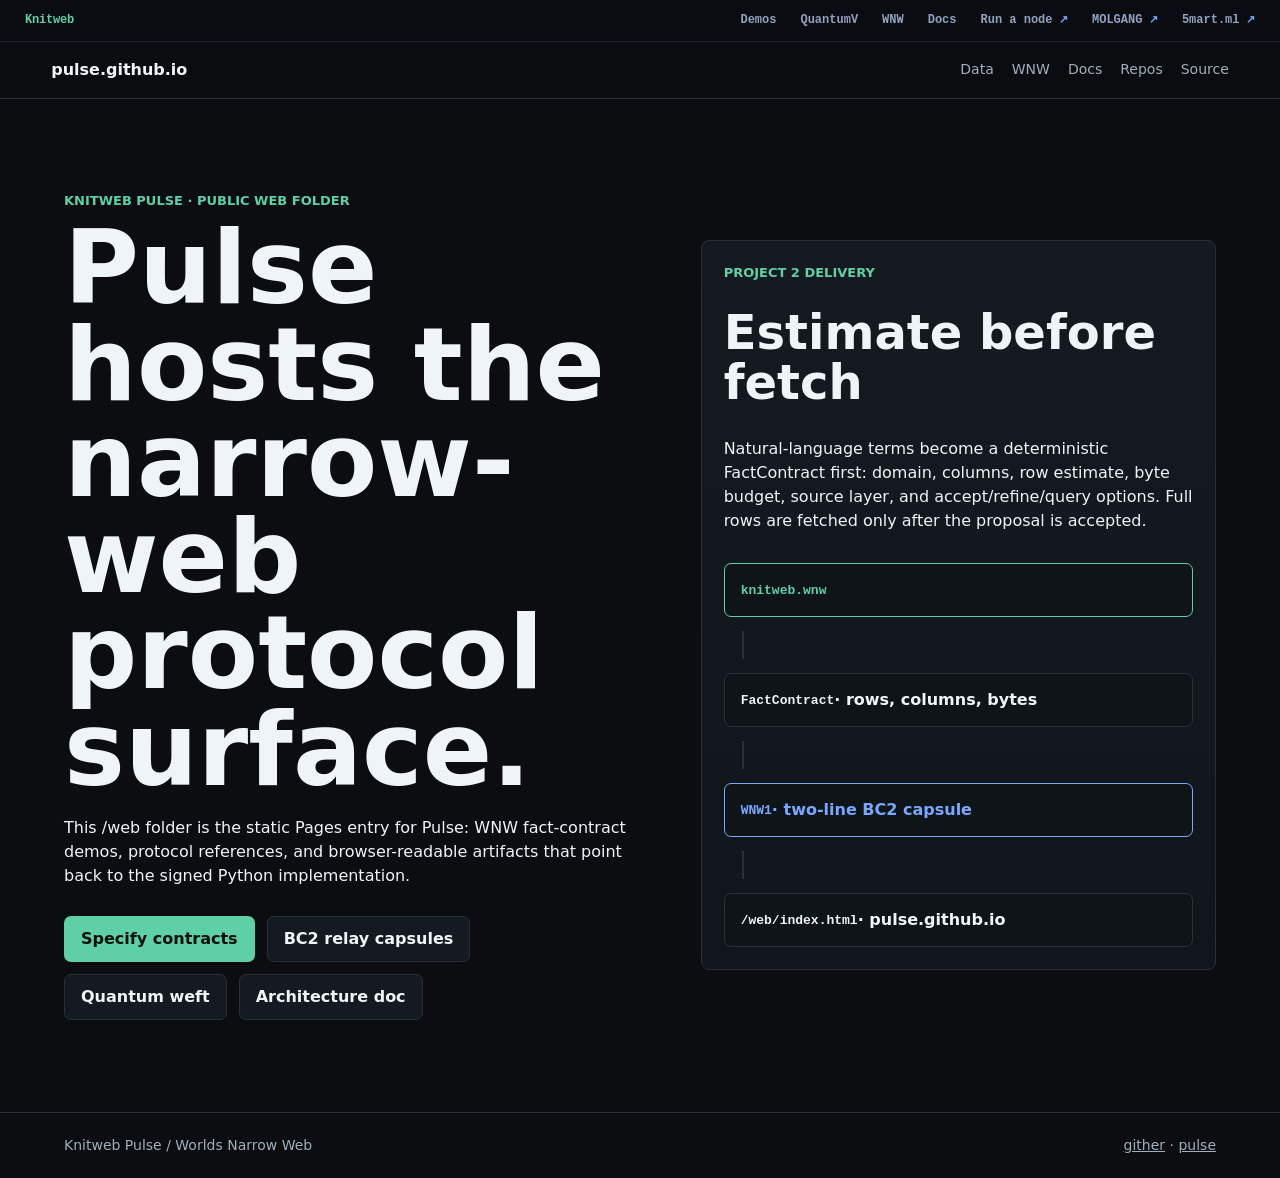
<file: web/index.html>
<!doctype html>
<html lang="en">
<head>
  <meta charset="utf-8">
  <meta name="viewport" content="width=device-width, initial-scale=1">
  <title>pulse.github.io · Knitweb Pulse</title>
  <meta name="description" content="Pulse GitHub Pages entry for Knitweb protocol, Worlds Narrow Web contracts, and static demos.">
  <link rel="stylesheet" href="styles.css">
</head>
<body>
  <header class="topbar">
    <a class="brand" href="index.html">pulse.github.io</a>
    <nav aria-label="Primary">
      <a href="data.html">Data</a>
      <a href="worlds.html">WNW</a>
      <a href="docs/worlds-narrow-web.html">Docs</a>
      <a href="docs/repository-graph.html">Repos</a>
      <a href="https://github.com/Knitweb/pulse">Source</a>
    </nav>
  </header>

  <main>
    <section class="hero">
      <div>
        <p class="eyebrow">Knitweb Pulse · public web folder</p>
        <h1>Pulse hosts the narrow-web protocol surface.</h1>
        <p class="hero-copy">
          This /web folder is the static Pages entry for Pulse: WNW fact-contract
          demos, protocol references, and browser-readable artifacts that point
          back to the signed Python implementation.
        </p>
        <div class="actions">
          <a class="button primary" href="worlds.html#specify">Specify contracts</a>
          <a class="button" href="worlds.html#relay">BC2 relay capsules</a>
          <a class="button" href="worlds.html#quantum-weft">Quantum weft</a>
          <a class="button" href="docs/worlds-narrow-web.html">Architecture doc</a>
        </div>
      </div>
      <div class="hero-system">
        <p class="eyebrow">Project 2 delivery</p>
        <h2>Estimate before fetch</h2>
        <p>
          Natural-language terms become a deterministic FactContract first:
          domain, columns, row estimate, byte budget, source layer, and
          accept/refine/query options. Full rows are fetched only after the
          proposal is accepted.
        </p>
        <div class="node core"><code>knitweb.wnw</code></div>
        <div class="rail" aria-hidden="true"></div>
        <div class="node"><code>FactContract</code> · rows, columns, bytes</div>
        <div class="rail" aria-hidden="true"></div>
        <div class="node accent"><code>WNW1</code> · two-line BC2 capsule</div>
        <div class="rail" aria-hidden="true"></div>
        <div class="node"><code>/web/index.html</code> · pulse.github.io</div>
      </div>
    </section>
  </main>

  <footer>
    <span>Knitweb Pulse / Worlds Narrow Web</span>
    <span><a href="https://knitweb.github.io/gither/" style="color:var(--muted)">gither</a> · <a href="https://github.com/Knitweb/pulse" style="color:var(--muted)">pulse</a></span>
  </footer>
  <script src="nav.js" defer></script>
</body>
</html>
</file>
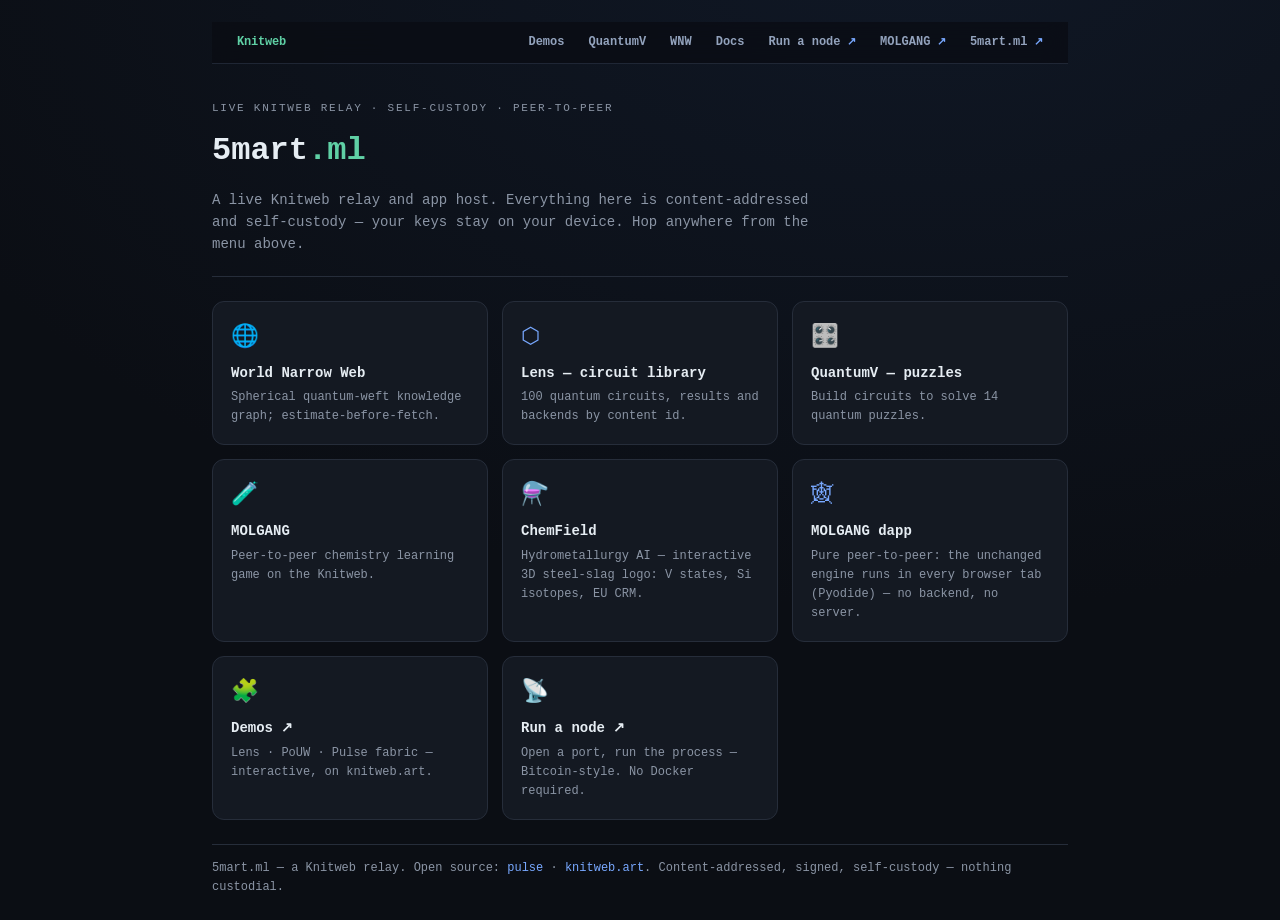
<file: deploy/5mart/index.html>
<!DOCTYPE html>
<html lang="en">
<head>
<meta charset="UTF-8">
<meta name="viewport" content="width=device-width,initial-scale=1">
<title>5mart.ml — the Knitweb relay & apps</title>
<meta name="description" content="5mart.ml — a live Knitweb relay serving the World Narrow Web, the Lens circuit library, QuantumV puzzles and the MOLGANG chemistry game. Self-custody, content-addressed, peer-to-peer.">
<style>
  :root{--bg:#0b0e14;--surface:#141922;--line:#262d3a;--text:#e6edf3;--muted:#8b95a5;
    --accent:#5fd0a5;--accent2:#78a8ff;--gold:#f4c95d;--purple:#c084fc;
    --mono:'SF Mono',ui-monospace,'JetBrains Mono',Menlo,Consolas,monospace}
  *{box-sizing:border-box;margin:0;padding:0}
  body{background:radial-gradient(1100px 700px at 72% -10%,#101826,#0b0e14);color:var(--text);
    font-family:var(--mono);font-size:14px;line-height:1.6;max-width:900px;margin:0 auto;padding:22px}
  a{color:var(--accent2);text-decoration:none} a:hover{text-decoration:underline}
  .hero{padding:36px 0 20px;border-bottom:1px solid var(--line)}
  .eyebrow{font-size:11px;text-transform:uppercase;letter-spacing:.16em;color:var(--muted)}
  h1{font-size:32px;font-weight:800;margin-top:8px} h1 span{color:var(--accent)}
  .lede{color:var(--muted);max-width:600px;margin-top:12px}
  .grid{display:grid;grid-template-columns:repeat(auto-fill,minmax(240px,1fr));gap:14px;margin:24px 0}
  .card{display:block;background:var(--surface);border:1px solid var(--line);border-radius:12px;padding:18px}
  .card:hover{border-color:var(--accent)66;text-decoration:none;transform:translateY(-1px);transition:.15s}
  .card .ic{font-size:1.6em}
  .card .t{font-weight:700;color:var(--text);margin-top:6px}
  .card .d{color:var(--muted);font-size:12px;margin-top:4px}
  footer{border-top:1px solid var(--line);margin-top:12px;padding-top:14px;color:var(--muted);font-size:12px}
</style>
</head>
<body>
<section class="hero">
  <p class="eyebrow">live Knitweb relay · self-custody · peer-to-peer</p>
  <h1>5mart<span>.ml</span></h1>
  <p class="lede">A live Knitweb relay and app host. Everything here is content-addressed and
     self-custody — your keys stay on your device. Hop anywhere from the menu above.</p>
</section>

<main class="grid">
  <a class="card" href="wnw/worlds.html">
    <div class="ic">🌐</div><div class="t">World Narrow Web</div>
    <div class="d">Spherical quantum-weft knowledge graph; estimate-before-fetch.</div>
  </a>
  <a class="card" href="lens/">
    <div class="ic">⬡</div><div class="t">Lens — circuit library</div>
    <div class="d">100 quantum circuits, results and backends by content id.</div>
  </a>
  <a class="card" href="quantum/">
    <div class="ic">🎛️</div><div class="t">QuantumV — puzzles</div>
    <div class="d">Build circuits to solve 14 quantum puzzles.</div>
  </a>
  <a class="card" href="molgang/">
    <div class="ic">🧪</div><div class="t">MOLGANG</div>
    <div class="d">Peer-to-peer chemistry learning game on the Knitweb.</div>
  </a>
  <a class="card" href="chemfield/">
    <div class="ic">⚗️</div><div class="t">ChemField</div>
    <div class="d">Hydrometallurgy AI — interactive 3D steel-slag logo: V states, Si isotopes, EU CRM.</div>
  </a>
  <a class="card" href="dapp/">
    <div class="ic">🕸</div><div class="t">MOLGANG dapp</div>
    <div class="d">Pure peer-to-peer: the unchanged engine runs in every browser tab (Pyodide) — no backend, no server.</div>
  </a>
  <a class="card" href="https://knitweb.art/demos/">
    <div class="ic">🧩</div><div class="t">Demos ↗</div>
    <div class="d">Lens · PoUW · Pulse fabric — interactive, on knitweb.art.</div>
  </a>
  <a class="card" href="https://node.knitweb.art">
    <div class="ic">📡</div><div class="t">Run a node ↗</div>
    <div class="d">Open a port, run the process — Bitcoin-style. No Docker required.</div>
  </a>
</main>

<footer>
  5mart.ml — a Knitweb relay. Open source: <a href="https://github.com/Knitweb/pulse">pulse</a> ·
  <a href="https://knitweb.art">knitweb.art</a>. Content-addressed, signed, self-custody — nothing custodial.
</footer>
<script src="nav.js" defer></script>
</body>
</html>
</file>
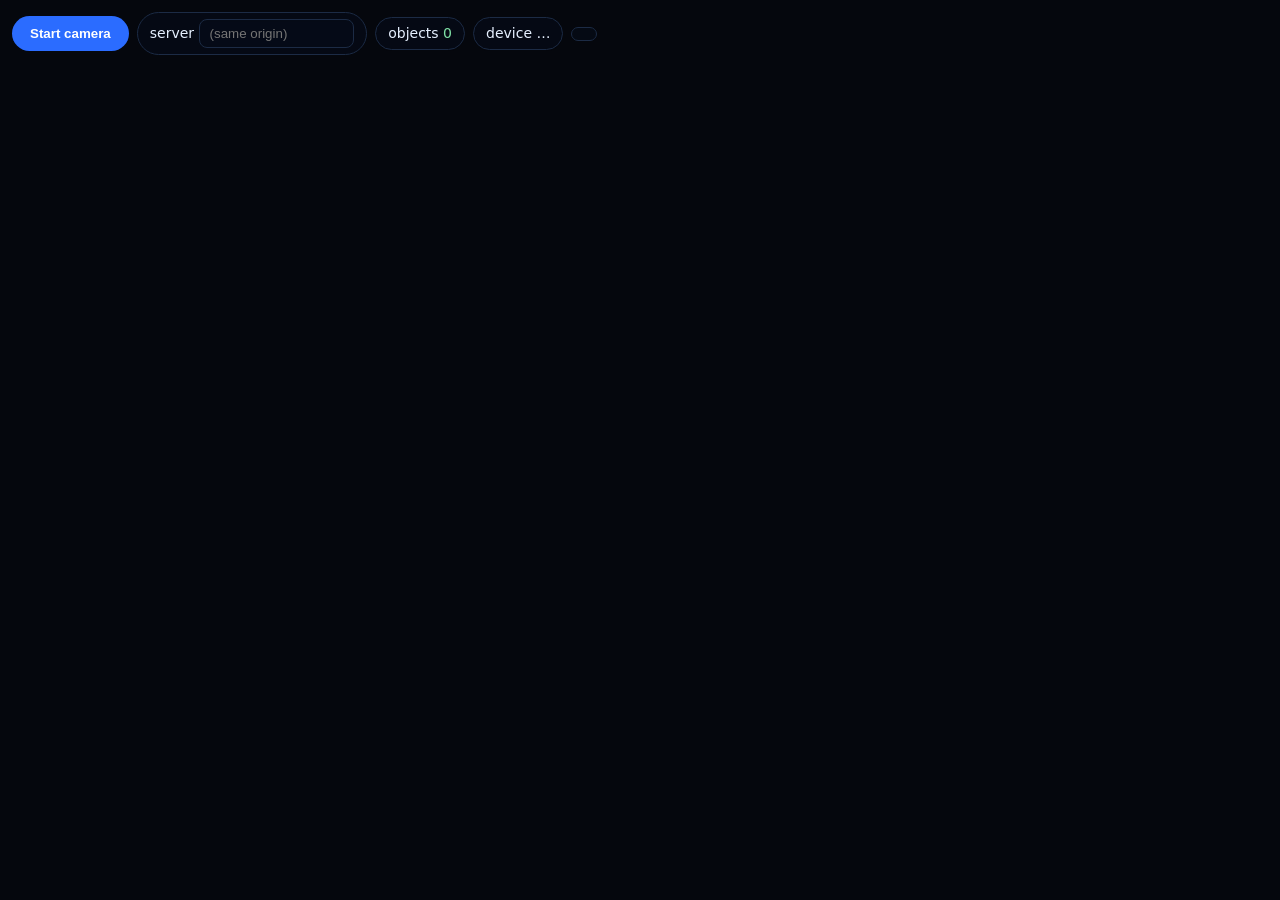
<file: examples/pulse_ar_web/index.html>
<!doctype html>
<html lang="en">
<head>
<meta charset="utf-8" />
<meta name="viewport" content="width=device-width, initial-scale=1, viewport-fit=cover" />
<title>Pulse AR — live object observations</title>
<style>
  :root { color-scheme: dark; }
  * { box-sizing: border-box; }
  html, body { margin: 0; height: 100%; background: #05070d; color: #e6f0ff;
    font: 14px/1.4 system-ui, sans-serif; overflow: hidden; }
  #stage { position: fixed; inset: 0; }
  video, canvas { position: absolute; inset: 0; width: 100%; height: 100%; object-fit: cover; }
  #overlay { pointer-events: none; }
  #hud { position: fixed; left: 12px; top: 12px; right: 12px; display: flex; gap: 8px;
    align-items: center; flex-wrap: wrap; z-index: 3; }
  #hud .pill { background: rgba(6,12,24,.72); border: 1px solid #1c2b45; border-radius: 999px;
    padding: 6px 12px; backdrop-filter: blur(6px); }
  #start { background: #2b6cff; border: 0; color: #fff; font-weight: 600; padding: 10px 18px;
    border-radius: 999px; cursor: pointer; }
  #count { color: #7fe0a6; font-variant-numeric: tabular-nums; }
  #err { color: #ff8a8a; }
  input { width: 21ch; background: rgba(6,12,24,.72); border: 1px solid #1c2b45; color: inherit;
    border-radius: 8px; padding: 6px 10px; }
</style>
</head>
<body>
<div id="stage">
  <video id="video" playsinline muted autoplay></video>
  <canvas id="overlay"></canvas>
</div>
<div id="hud">
  <button id="start">Start camera</button>
  <span class="pill">server <input id="server" value="" placeholder="(same origin)" /></span>
  <span class="pill">objects <span id="count">0</span></span>
  <span class="pill" id="device">device …</span>
  <span class="pill" id="err"></span>
</div>

<script>
const video = document.getElementById("video");
const overlay = document.getElementById("overlay");
const octx = overlay.getContext("2d");
const grab = document.createElement("canvas");
const gctx = grab.getContext("2d");
const $ = (id) => document.getElementById(id);

let running = false, inflight = false, latest = [], pose = null;
const FPS = 6, JPEG_Q = 0.6, MAX_W = 640;

function base() { return $("server").value.trim().replace(/\/+$/, ""); }

// Best-effort location so observations carry a real WHERE (geohash). Optional.
navigator.geolocation?.getCurrentPosition(
  (p) => { pose = { lat: p.coords.latitude, lon: p.coords.longitude, alt: p.coords.altitude || 0 }; },
  () => {}, { enableHighAccuracy: false, timeout: 4000 }
);

$("start").onclick = async () => {
  try {
    const stream = await navigator.mediaDevices.getUserMedia({
      video: { facingMode: { ideal: "environment" } }, audio: false,
    });
    video.srcObject = stream;
    await video.play();
    running = true;
    $("start").style.display = "none";
    fetch(base() + "/health").then(r => r.json())
      .then(h => $("device").textContent = "device " + (h.device || "").slice(0, 14) + "…")
      .catch(() => {});
    requestAnimationFrame(draw);
    setInterval(observe, 1000 / FPS);
  } catch (e) { $("err").textContent = "camera: " + e.message; }
};

async function observe() {
  if (!running || inflight || !video.videoWidth) return;
  inflight = true;
  try {
    const scale = Math.min(1, MAX_W / video.videoWidth);
    grab.width = Math.round(video.videoWidth * scale);
    grab.height = Math.round(video.videoHeight * scale);
    gctx.drawImage(video, 0, 0, grab.width, grab.height);
    const blob = await new Promise(r => grab.toBlob(r, "image/jpeg", JPEG_Q));
    let url = base() + "/observe";
    if (pose) url += `?lat=${pose.lat}&lon=${pose.lon}&alt=${pose.alt}`;
    const res = await fetch(url, { method: "POST", body: blob });
    const data = await res.json();
    if (data.error) { $("err").textContent = data.error; }
    else {
      $("err").textContent = "";
      // detections are in captured-frame pixels; remember that frame's size to scale.
      latest = (data.detections || []).map(d => ({ ...d, fw: grab.width, fh: grab.height }));
      $("count").textContent = latest.length;
    }
  } catch (e) { $("err").textContent = "net: " + e.message; }
  finally { inflight = false; }
}

function draw() {
  if (!running) return;
  overlay.width = overlay.clientWidth; overlay.height = overlay.clientHeight;
  octx.clearRect(0, 0, overlay.width, overlay.height);
  // map captured-frame coords → displayed (object-fit: cover) coords
  for (const d of latest) {
    const sx = overlay.width / d.fw, sy = overlay.height / d.fh;
    const s = Math.max(sx, sy);
    const ox = (overlay.width - d.fw * s) / 2, oy = (overlay.height - d.fh * s) / 2;
    const [x, y, w, h] = d.bbox;
    const X = x * s + ox, Y = y * s + oy, W = w * s, H = h * s;
    octx.lineWidth = 2; octx.strokeStyle = "#2be08a";
    octx.strokeRect(X, Y, W, H);
    const dims = d.dimensions_mm.some(v => v) ? ` · ${d.dimensions_mm.join("×")}mm` : "";
    const conf = (d.confidence_bps / 100).toFixed(0) + "%";
    const who = d.maker ? ` · maker ${d.maker.slice(0, 10)}…` : "";
    const label = `${d.what} ${conf}${dims}${who}`;
    octx.font = "600 14px system-ui, sans-serif";
    const tw = octx.measureText(label).width + 12;
    octx.fillStyle = "rgba(4,10,20,.82)";
    octx.fillRect(X, Y - 22, tw, 20);
    octx.fillStyle = "#c8ffe4";
    octx.fillText(label, X + 6, Y - 7);
  }
  requestAnimationFrame(draw);
}
</script>
</body>
</html>
</file>
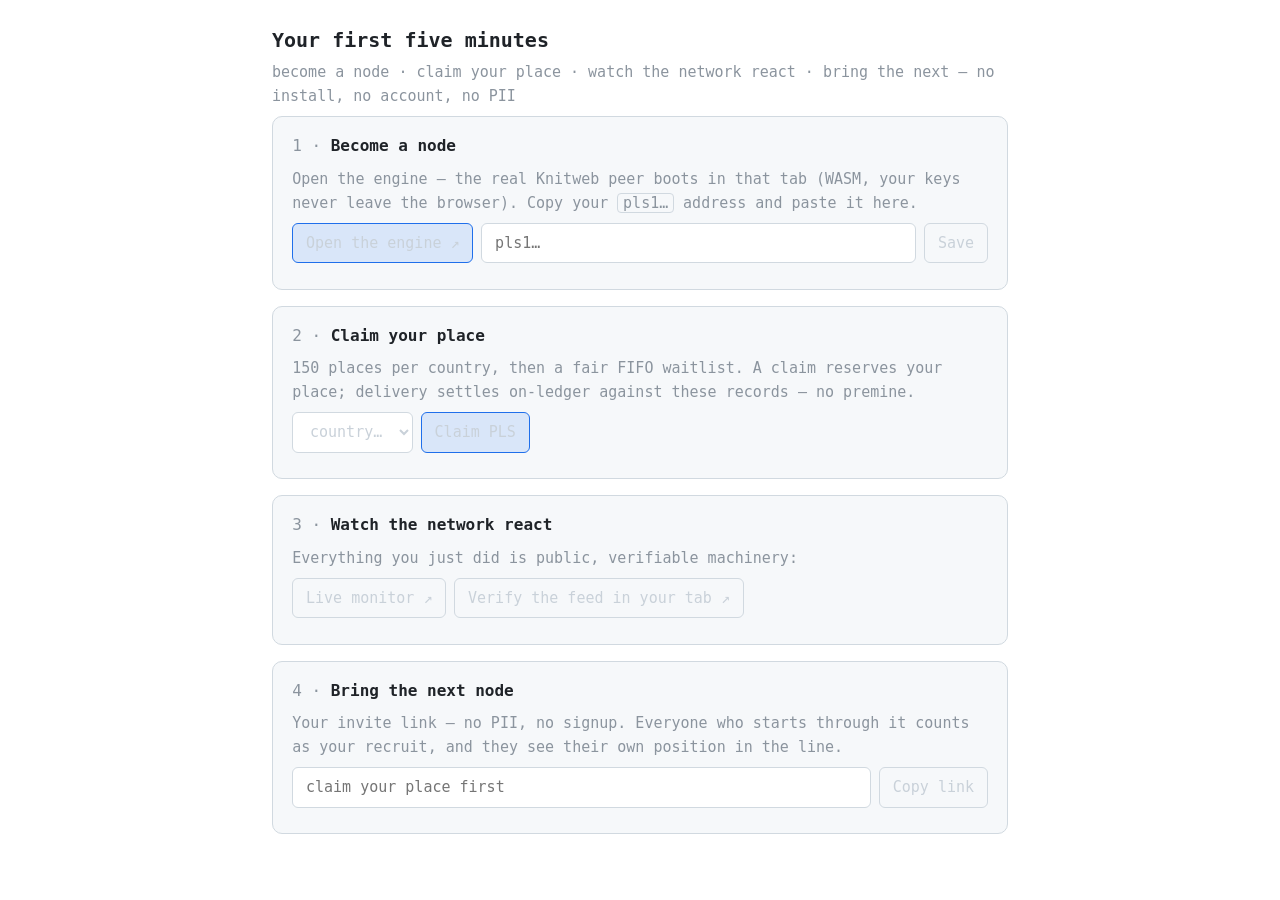
<file: deploy/5mart/start/index.html>
<!DOCTYPE html>
<html lang="en">
<head>
<meta charset="utf-8">
<meta name="viewport" content="width=device-width, initial-scale=1">
<title>Start — your first five minutes on Knitweb</title>
<style>
  :root { color-scheme: dark; }
  body { margin: 0; padding: 1.5rem; background: #0d1117; color: #c9d1d9;
         font: 15px/1.6 ui-monospace, "Cascadia Code", Menlo, monospace; max-width: 46rem; margin-inline: auto; }
  h1 { font-size: 1.25rem; color: #e6edf3; margin: 0 0 .25rem; }
  .sub { color: #8b949e; margin-bottom: 1.5rem; }
  a { color: #58a6ff; }
  .step { background: #161b22; border: 1px solid #30363d; border-radius: 10px;
          padding: 1rem 1.2rem; margin-bottom: 1rem; }
  .step.done { border-color: #238636; }
  .step h2 { font-size: 1rem; margin: 0 0 .5rem; color: #e6edf3; }
  .step.done h2::before { content: "✓ "; color: #3fb950; }
  .step h2 .n { color: #8b949e; font-weight: normal; }
  input, select, button { background: #0d1117; color: #c9d1d9; border: 1px solid #30363d;
          border-radius: 6px; padding: .45rem .8rem; font: inherit; }
  button { cursor: pointer; background: #161b22; } button:hover { border-color: #58a6ff; }
  button.primary { background: #1f6feb22; border-color: #1f6feb; }
  .row { display: flex; flex-wrap: wrap; gap: .5rem; margin-top: .5rem; }
  .msg { margin-top: .6rem; } .ok { color: #3fb950; } .bad { color: #f85149; } .dim { color: #8b949e; }
  code { background: #0d1117; border: 1px solid #21262d; border-radius: 4px; padding: 0 .3rem; word-break: break-all; }
  .grand { text-align: center; padding: 1.2rem; border: 1px solid #238636; border-radius: 10px;
           background: #12261e; color: #3fb950; font-size: 1.05rem; display: none; }
  @media (prefers-color-scheme: light) {
    :root { color-scheme: light; }
    body { background: #fff; color: #1f2328; } h1, .step h2 { color: #1f2328; }
    .step, button { background: #f6f8fa; border-color: #d1d9e0; }
    input, select { background: #fff; border-color: #d1d9e0; }
    code { background: #f6f8fa; border-color: #d1d9e0; }
    .grand { background: #e6f4ea; }
  }
</style>
</head>
<body>
<h1>Your first five minutes</h1>
<div class="sub">become a node · claim your place · watch the network react · bring the next — no install, no account, no PII</div>
<div id="invited" class="dim" style="margin:-1rem 0 1.25rem"></div>

<div class="step" id="s1">
  <h2><span class="n">1 ·</span> Become a node</h2>
  <p class="dim" style="margin:.2rem 0 .4rem">Open the engine — the real Knitweb peer boots in that tab
  (WASM, your keys never leave the browser). Copy your <code>pls1…</code> address and paste it here.</p>
  <div class="row">
    <a href="/dapp/" target="_blank"><button class="primary">Open the engine ↗</button></a>
    <input id="addr" placeholder="pls1…" style="flex:1;min-width:16rem">
    <button id="saveaddr">Save</button>
  </div>
  <div class="msg" id="m1"></div>
</div>

<div class="step" id="s2">
  <h2><span class="n">2 ·</span> Claim your place</h2>
  <p class="dim" style="margin:.2rem 0 .4rem">150 places per country, then a fair FIFO waitlist.
  A claim reserves your place; delivery settles on-ledger against these records — no premine.</p>
  <div class="row">
    <select id="country">
      <option value="">country…</option>
      <option>NL</option><option>BE</option><option>DE</option><option>FR</option><option>ES</option>
      <option>IT</option><option>PT</option><option>PL</option><option>SE</option><option>DK</option>
      <option>FI</option><option>NO</option><option>AT</option><option>IE</option><option>CZ</option>
      <option value="__other">other…</option>
    </select>
    <input id="countryOther" placeholder="ISO code, e.g. JP" maxlength="2" style="display:none;width:7rem">
    <button id="claim" class="primary">Claim PLS</button>
  </div>
  <div class="msg" id="m2"></div>
</div>

<div class="step" id="s3">
  <h2><span class="n">3 ·</span> Watch the network react</h2>
  <p class="dim" style="margin:.2rem 0 .4rem">Everything you just did is public, verifiable machinery:</p>
  <div class="row">
    <a href="../api/relay/monitor.html" target="_blank"><button>Live monitor ↗</button></a>
    <a href="../api/feed/explorer.html" target="_blank"><button>Verify the feed in your tab ↗</button></a>
  </div>
  <div class="msg" id="m3"></div>
</div>

<div class="step" id="s4">
  <h2><span class="n">4 ·</span> Bring the next node</h2>
  <p class="dim" style="margin:.2rem 0 .4rem">Your invite link — no PII, no signup. Everyone who starts through
  it counts as your recruit, and they see their own position in the line.</p>
  <div class="row">
    <input id="invite" readonly placeholder="claim your place first" style="flex:1;min-width:18rem">
    <button id="copyinvite">Copy link</button>
  </div>
  <div class="msg" id="m4"></div>
</div>

<div class="grand" id="grand"></div>

<script>
"use strict";
const $ = id => document.getElementById(id);
const esc = x => String(x).replace(/[&<>"]/g, c => ({"&":"&amp;","<":"&lt;",">":"&gt;",'"':"&quot;"}[c]));
const state = JSON.parse(localStorage.getItem("kw-quest") || "{}");
const save = () => localStorage.setItem("kw-quest", JSON.stringify(state));

function render() {
  if (state.addr) {
    $("addr").value = state.addr;
    $("m1").innerHTML = '<span class="ok">node address saved:</span> <code>' + esc(state.addr) + "</code>";
    $("s1").classList.add("done");
  }
  if (state.claim) {
    const c = state.claim;
    $("m2").innerHTML = c.status === "granted"
      ? '<span class="ok">granted — you hold place ' + c.position + " of " + c.cap + " for " + esc(c.country) + "</span>"
      : '<span class="ok">waitlisted at position ' + c.position + " for " + esc(c.country) + "</span> <span class='dim'>(fair FIFO)</span>";
    $("s2").classList.add("done");
  }
  if (state.addr && state.claim) {
    $("grand").style.display = "block";
    $("grand").textContent = "You are a node with a claimed place. Welcome to the field.";
    $("s3").classList.add("done");
    countryPulse();
    ensureInvite();
  }
  if (state.invite) {
    $("invite").value = location.origin + "/start/?invite=" + state.invite;
    const r = state.inviteRecruits || 0;
    $("m4").innerHTML = '<span class="ok">' + r + " node" + (r === 1 ? "" : "s") +
      " joined through your link</span>";
    $("s4").classList.add("done");
  }
}

// The ?invite= code a newcomer arrived with, redeemed once they have an address.
const INCOMING = new URLSearchParams(location.search).get("invite");
if (INCOMING && /^kw-[a-f0-9]{8}$/.test(INCOMING)) {
  state.incoming = INCOMING; save();
  document.getElementById("invited").textContent = "you were invited (" + INCOMING + ") — finish the steps to count as their recruit";
}

async function ensureInvite() {
  if (state.invite || !state.addr) return;
  try {
    const r = await (await fetch("../api/invite/create", {
      method: "POST", headers: {"Content-Type": "application/json"},
      body: JSON.stringify({address: state.addr}),
    })).json();
    if (r.ok) { state.invite = r.code; state.inviteRecruits = r.recruits; save(); render(); }
  } catch (e) { /* invite is a bonus; never blocks the quest */ }
}

async function redeemIncoming() {
  if (!state.incoming || state.redeemed || !state.addr) return;
  try {
    const r = await (await fetch("../api/invite/redeem", {
      method: "POST", headers: {"Content-Type": "application/json"},
      body: JSON.stringify({code: state.incoming, address: state.addr}),
    })).json();
    if (r.ok) {
      state.redeemed = true; save();
      $("m1").innerHTML += ' · <span class="dim">you joined as recruit #' + r.your_position + "</span>";
    }
  } catch (e) { /* non-blocking */ }
}

$("saveaddr").onclick = () => {
  const v = $("addr").value.trim();
  if (!/^pls1[a-z2-7]{20,64}$/.test(v)) {   // same grammar the faucet enforces
    $("m1").innerHTML = '<span class="bad">that does not look like a pls1… address</span>'; return;
  }
  state.addr = v; save(); render(); redeemIncoming();
};

$("copyinvite").onclick = () => {
  if (!state.invite) return;
  navigator.clipboard.writeText($("invite").value);
  $("m4").innerHTML += ' <span class="ok">· copied</span>';
};

$("country").onchange = () =>
  $("countryOther").style.display = $("country").value === "__other" ? "" : "none";

$("claim").onclick = async () => {
  if (!state.addr) { $("m2").innerHTML = '<span class="bad">save your address in step 1 first</span>'; return; }
  let cc = $("country").value === "__other" ? $("countryOther").value.trim().toUpperCase() : $("country").value;
  if (!/^[A-Z]{2}$/.test(cc)) { $("m2").innerHTML = '<span class="bad">pick a country</span>'; return; }
  $("m2").innerHTML = '<span class="dim">claiming…</span>';
  try {
    const r = await (await fetch("../api/faucet/claim", {
      method: "POST", headers: {"Content-Type": "application/json"},
      body: JSON.stringify({faucet: "pls", address: state.addr, country: cc}),
    })).json();
    if (!r.ok) { $("m2").innerHTML = '<span class="bad">' + esc(r.error || "claim failed") + "</span>"; return; }
    state.claim = {status: r.status, position: r.position, cap: r.cap || 150, country: cc};
    save(); render();
  } catch (e) { $("m2").innerHTML = '<span class="bad">faucet unreachable — try again</span>'; }
};

async function countryPulse() {
  if (!state.claim) return;
  try {
    const r = await (await fetch("../api/faucet/status?faucet=pls&country=" + state.claim.country)).json();
    if (r.ok) $("m3").innerHTML = '<span class="dim">your country right now:</span> ' +
      r.granted + "/" + r.cap + " places taken, " + r.waitlist + " waiting";
  } catch (e) { /* leave as is */ }
}

render();
</script>
</body>
</html>
</file>
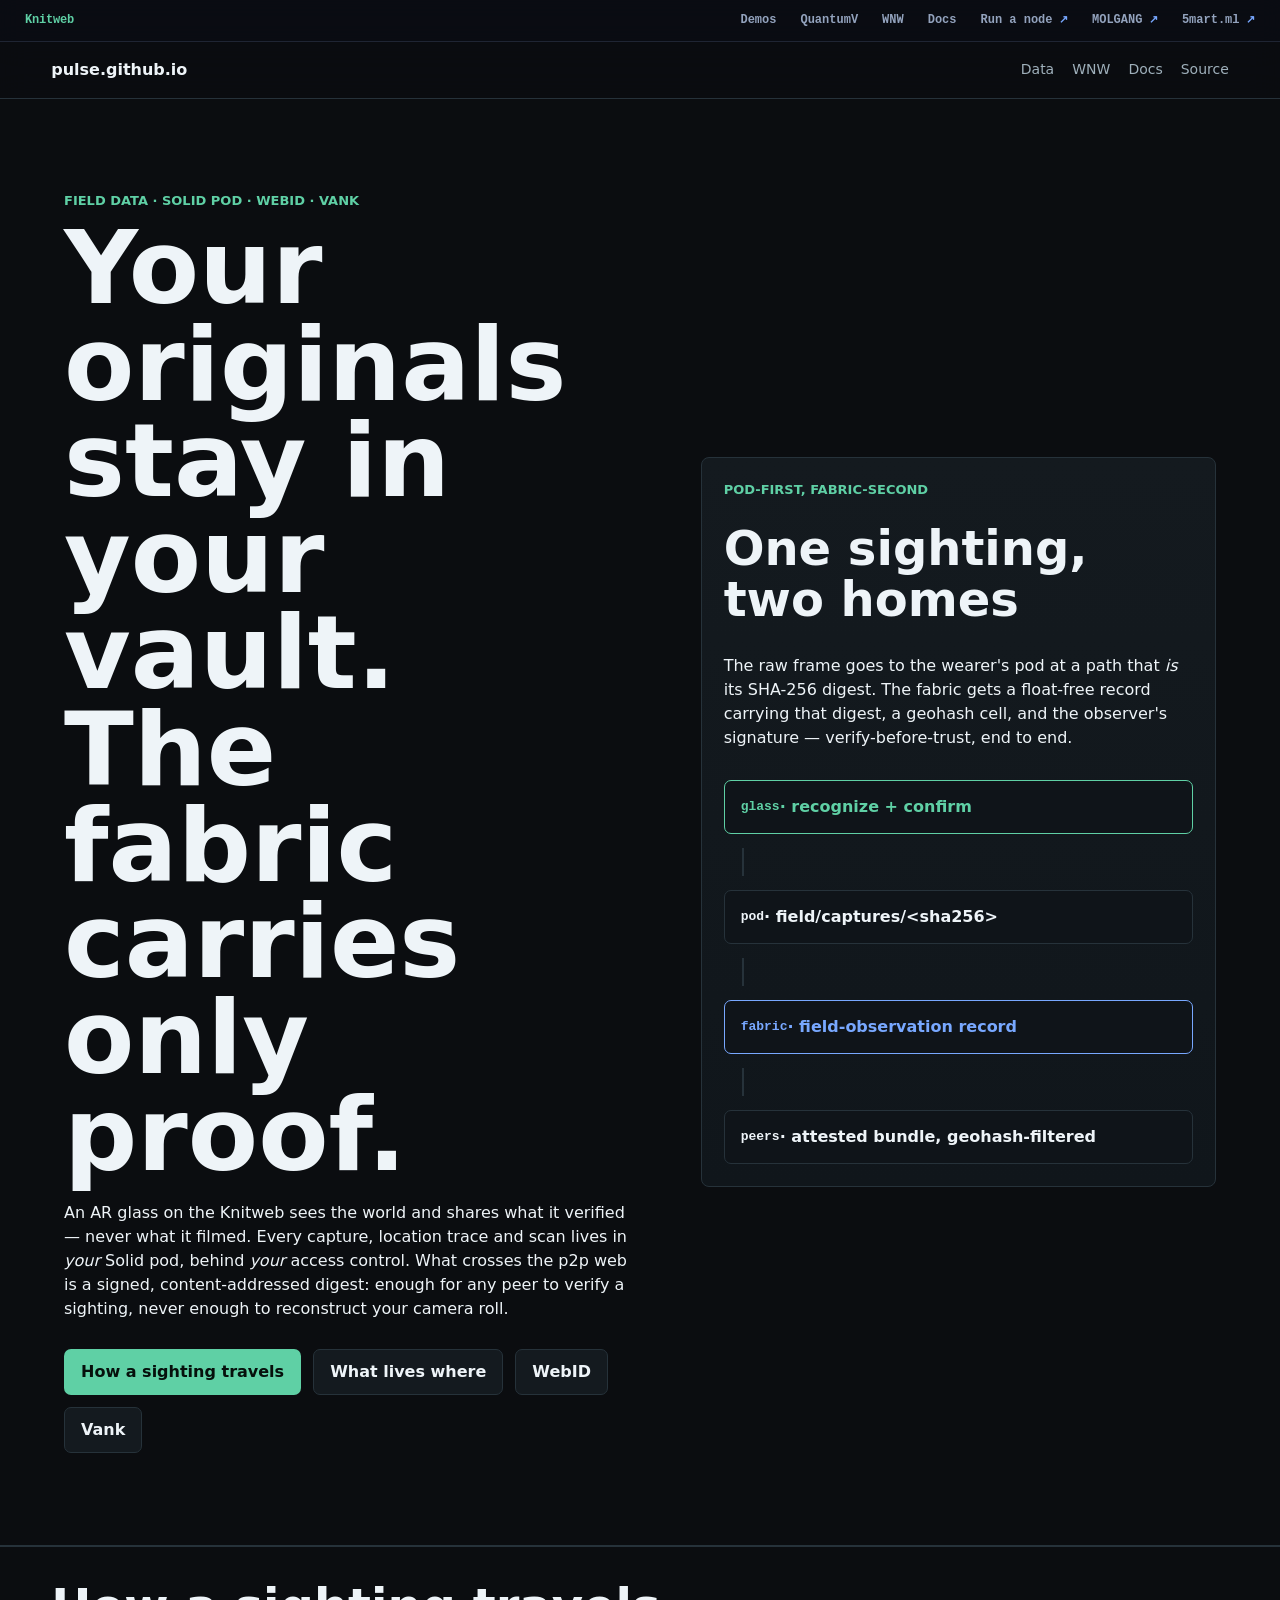
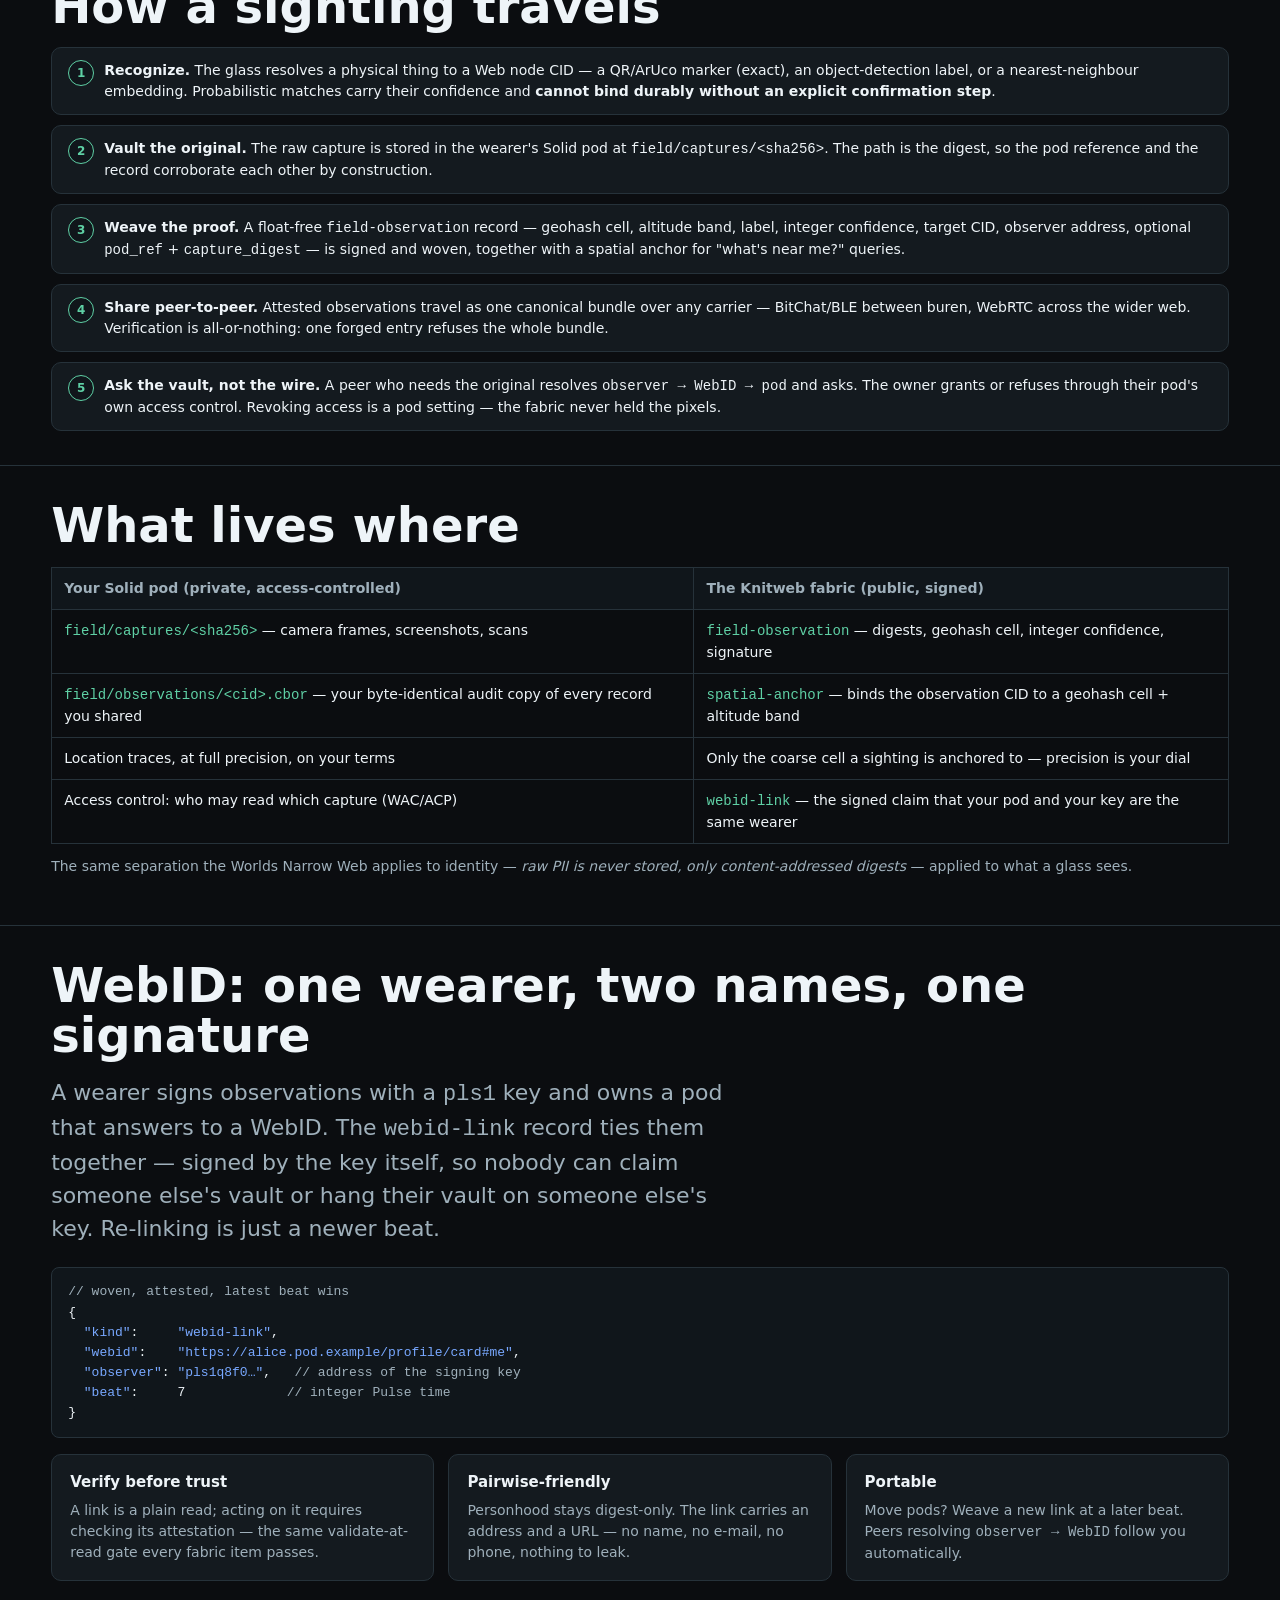
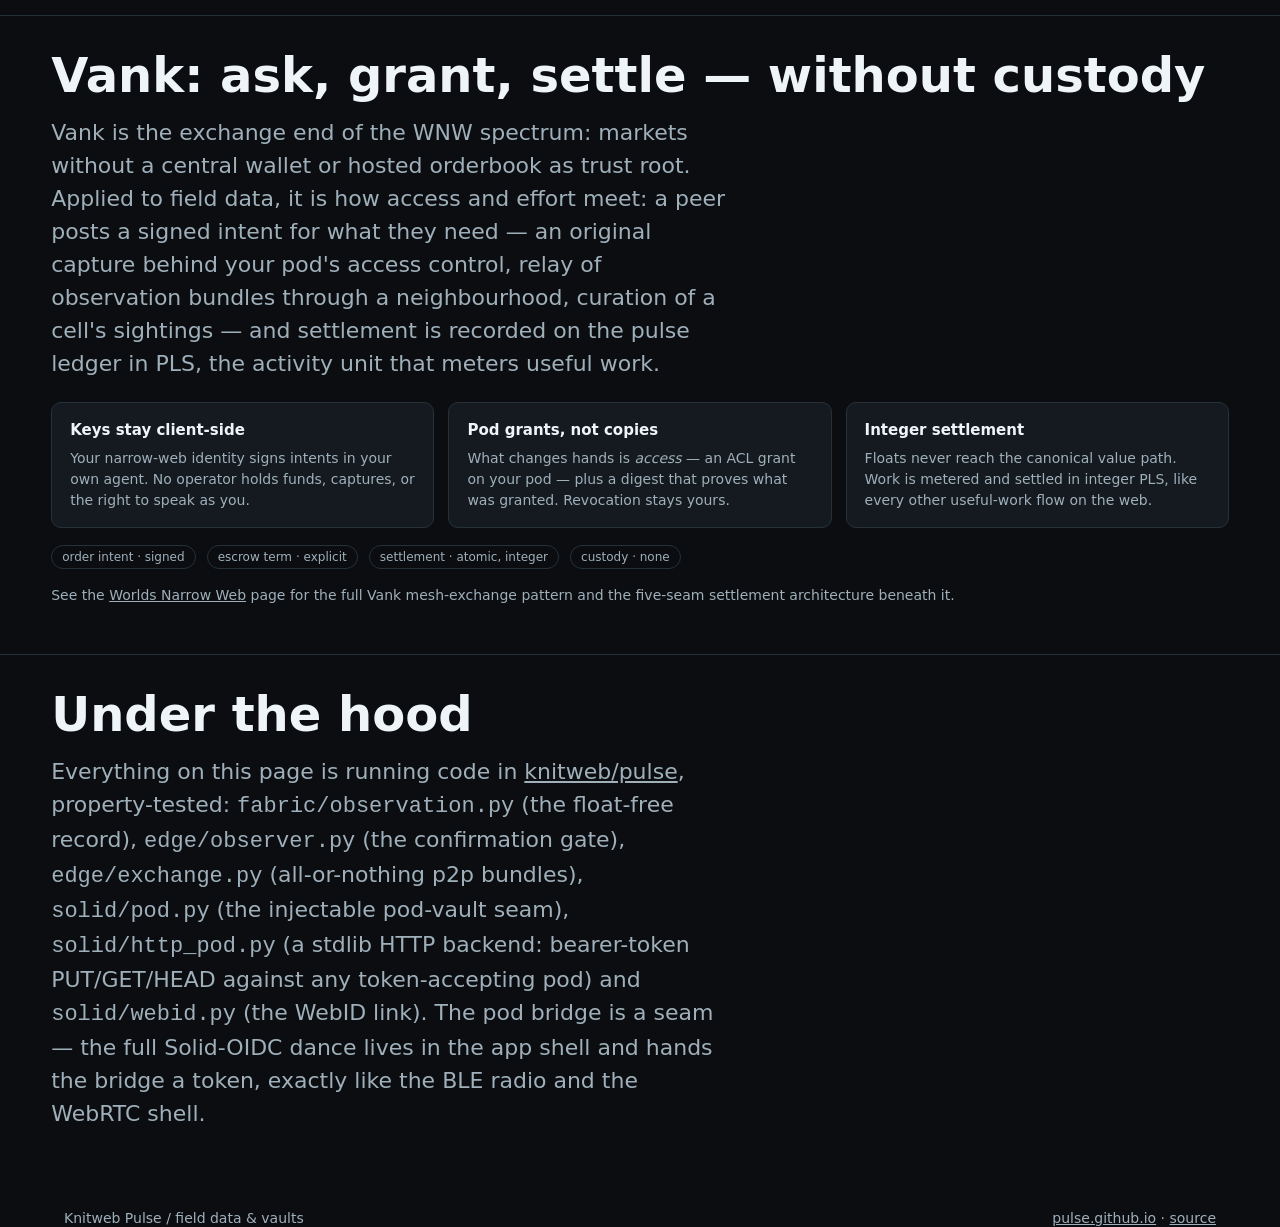
<file: web/data.html>
<!doctype html>
<html lang="en">
<head>
  <meta charset="utf-8">
  <meta name="viewport" content="width=device-width, initial-scale=1">
  <title>Data · pulse.github.io — your field data, your vault</title>
  <meta name="description" content="How Knitweb field observations work with Solid pods, WebID and Vank: originals stay in your personal data vault, the fabric carries only signed digests.">
  <link rel="stylesheet" href="styles.css">
  <style>
    .flow { display: grid; gap: 6px; margin-top: 18px; }
    .kv-table { width: 100%; border-collapse: collapse; margin-top: 14px; font-size: 14px; }
    .kv-table th, .kv-table td { text-align: left; padding: 10px 12px; border: 1px solid var(--line); vertical-align: top; }
    .kv-table th { background: var(--panel-2); color: var(--muted); font-weight: 600; }
    .kv-table code { color: var(--accent); }
    pre.record {
      background: var(--panel-2); border: 1px solid var(--line); border-radius: 8px;
      padding: 14px 16px; overflow-x: auto; font-size: 13px; line-height: 1.55;
      color: var(--ink);
    }
    pre.record .k { color: var(--accent-2); }
    pre.record .c { color: var(--muted); }
    .band-data { border-top: 1px solid var(--line); padding: 34px clamp(18px, 4vw, 54px); }
    .band-data h2 { margin-top: 0; }
    .pill { display: inline-block; padding: 2px 10px; border: 1px solid var(--line); border-radius: 999px;
            color: var(--muted); font-size: 12px; margin-right: 6px; }
    .grid-3 { display: grid; grid-template-columns: repeat(auto-fit, minmax(240px, 1fr)); gap: 14px; margin-top: 16px; }
    .card { background: var(--panel); border: 1px solid var(--line); border-radius: 10px; padding: 16px 18px; }
    .card h3 { margin: 0 0 6px; font-size: 15px; }
    .card p { margin: 0; color: var(--muted); font-size: 14px; }
    .step-list { counter-reset: step; list-style: none; padding: 0; margin: 16px 0 0; display: grid; gap: 10px; }
    .step-list li { background: var(--panel); border: 1px solid var(--line); border-radius: 10px;
                    padding: 12px 16px 12px 52px; position: relative; font-size: 14px; }
    .step-list li::before {
      counter-increment: step; content: counter(step);
      position: absolute; left: 16px; top: 12px; width: 24px; height: 24px;
      display: grid; place-items: center; border-radius: 50%;
      background: var(--panel-2); border: 1px solid var(--accent); color: var(--accent);
      font-weight: 700; font-size: 12px;
    }
    .step-list b { color: var(--ink); }
  </style>
</head>
<body>
  <header class="topbar">
    <a class="brand" href="index.html">pulse.github.io</a>
    <nav aria-label="Primary">
      <a href="data.html" aria-current="page">Data</a>
      <a href="worlds.html">WNW</a>
      <a href="docs/worlds-narrow-web.html">Docs</a>
      <a href="https://github.com/Knitweb/pulse">Source</a>
    </nav>
  </header>

  <main>
    <section class="hero">
      <div>
        <p class="eyebrow">Field data · Solid pod · WebID · Vank</p>
        <h1>Your originals stay in your vault. The fabric carries only proof.</h1>
        <p class="hero-copy">
          An AR glass on the Knitweb sees the world and shares what it verified —
          never what it filmed. Every capture, location trace and scan lives in
          <em>your</em> Solid pod, behind <em>your</em> access control. What crosses
          the p2p web is a signed, content-addressed digest: enough for any peer to
          verify a sighting, never enough to reconstruct your camera roll.
        </p>
        <div class="actions">
          <a class="button primary" href="#how">How a sighting travels</a>
          <a class="button" href="#where">What lives where</a>
          <a class="button" href="#webid">WebID</a>
          <a class="button" href="#vank">Vank</a>
        </div>
      </div>
      <div class="hero-system">
        <p class="eyebrow">Pod-first, fabric-second</p>
        <h2>One sighting, two homes</h2>
        <p>
          The raw frame goes to the wearer's pod at a path that <em>is</em> its
          SHA-256 digest. The fabric gets a float-free record carrying that digest,
          a geohash cell, and the observer's signature — verify-before-trust,
          end to end.
        </p>
        <div class="node core"><code>glass</code> · recognize + confirm</div>
        <div class="rail" aria-hidden="true"></div>
        <div class="node"><code>pod</code> · field/captures/&lt;sha256&gt;</div>
        <div class="rail" aria-hidden="true"></div>
        <div class="node accent"><code>fabric</code> · field-observation record</div>
        <div class="rail" aria-hidden="true"></div>
        <div class="node"><code>peers</code> · attested bundle, geohash-filtered</div>
      </div>
    </section>

    <section class="band-data" id="how">
      <h2>How a sighting travels</h2>
      <ol class="step-list">
        <li><b>Recognize.</b> The glass resolves a physical thing to a Web node CID —
          a QR/ArUco marker (exact), an object-detection label, or a
          nearest-neighbour embedding. Probabilistic matches carry their confidence
          and <b>cannot bind durably without an explicit confirmation step</b>.</li>
        <li><b>Vault the original.</b> The raw capture is stored in the wearer's Solid
          pod at <code>field/captures/&lt;sha256&gt;</code>. The path is the digest,
          so the pod reference and the record corroborate each other by construction.</li>
        <li><b>Weave the proof.</b> A float-free <code>field-observation</code> record —
          geohash cell, altitude band, label, integer confidence, target CID,
          observer address, optional <code>pod_ref</code> + <code>capture_digest</code> —
          is signed and woven, together with a spatial anchor for "what's near me?" queries.</li>
        <li><b>Share peer-to-peer.</b> Attested observations travel as one canonical
          bundle over any carrier — BitChat/BLE between buren, WebRTC across the wider
          web. Verification is all-or-nothing: one forged entry refuses the whole bundle.</li>
        <li><b>Ask the vault, not the wire.</b> A peer who needs the original resolves
          <code>observer → WebID → pod</code> and asks. The owner grants or refuses
          through their pod's own access control. Revoking access is a pod setting —
          the fabric never held the pixels.</li>
      </ol>
    </section>

    <section class="band-data" id="where">
      <h2>What lives where</h2>
      <table class="kv-table">
        <thead>
          <tr><th>Your Solid pod (private, access-controlled)</th><th>The Knitweb fabric (public, signed)</th></tr>
        </thead>
        <tbody>
          <tr>
            <td><code>field/captures/&lt;sha256&gt;</code> — camera frames, screenshots, scans</td>
            <td><code>field-observation</code> — digests, geohash cell, integer confidence, signature</td>
          </tr>
          <tr>
            <td><code>field/observations/&lt;cid&gt;.cbor</code> — your byte-identical audit copy of every record you shared</td>
            <td><code>spatial-anchor</code> — binds the observation CID to a geohash cell + altitude band</td>
          </tr>
          <tr>
            <td>Location traces, at full precision, on your terms</td>
            <td>Only the coarse cell a sighting is anchored to — precision is your dial</td>
          </tr>
          <tr>
            <td>Access control: who may read which capture (WAC/ACP)</td>
            <td><code>webid-link</code> — the signed claim that your pod and your key are the same wearer</td>
          </tr>
        </tbody>
      </table>
      <p style="color:var(--muted); font-size:14px; margin-top:12px;">
        The same separation the Worlds Narrow Web applies to identity — <em>raw PII is
        never stored, only content-addressed digests</em> — applied to what a glass sees.
      </p>
    </section>

    <section class="band-data" id="webid">
      <h2>WebID: one wearer, two names, one signature</h2>
      <p class="lede">
        A wearer signs observations with a <code>pls1</code> key and owns a pod that
        answers to a WebID. The <code>webid-link</code> record ties them together —
        signed by the key itself, so nobody can claim someone else's vault or hang
        their vault on someone else's key. Re-linking is just a newer beat.
      </p>
      <pre class="record"><span class="c">// woven, attested, latest beat wins</span>
{
  <span class="k">"kind"</span>:     <span class="k">"webid-link"</span>,
  <span class="k">"webid"</span>:    <span class="k">"https://alice.pod.example/profile/card#me"</span>,
  <span class="k">"observer"</span>: <span class="k">"pls1q8f0…"</span>,   <span class="c">// address of the signing key</span>
  <span class="k">"beat"</span>:     7             <span class="c">// integer Pulse time</span>
}</pre>
      <div class="grid-3">
        <div class="card"><h3>Verify before trust</h3>
          <p>A link is a plain read; acting on it requires checking its attestation —
             the same validate-at-read gate every fabric item passes.</p></div>
        <div class="card"><h3>Pairwise-friendly</h3>
          <p>Personhood stays digest-only. The link carries an address and a URL —
             no name, no e-mail, no phone, nothing to leak.</p></div>
        <div class="card"><h3>Portable</h3>
          <p>Move pods? Weave a new link at a later beat. Peers resolving
             <code>observer → WebID</code> follow you automatically.</p></div>
      </div>
    </section>

    <section class="band-data" id="vank">
      <h2>Vank: ask, grant, settle — without custody</h2>
      <p class="lede">
        Vank is the exchange end of the WNW spectrum: markets without a central
        wallet or hosted orderbook as trust root. Applied to field data, it is how
        access and effort meet: a peer posts a signed intent for what they need —
        an original capture behind your pod's access control, relay of observation
        bundles through a neighbourhood, curation of a cell's sightings — and
        settlement is recorded on the pulse ledger in PLS, the activity unit that
        meters useful work.
      </p>
      <div class="grid-3">
        <div class="card"><h3>Keys stay client-side</h3>
          <p>Your narrow-web identity signs intents in your own agent. No operator
             holds funds, captures, or the right to speak as you.</p></div>
        <div class="card"><h3>Pod grants, not copies</h3>
          <p>What changes hands is <em>access</em> — an ACL grant on your pod —
             plus a digest that proves what was granted. Revocation stays yours.</p></div>
        <div class="card"><h3>Integer settlement</h3>
          <p>Floats never reach the canonical value path. Work is metered and
             settled in integer PLS, like every other useful-work flow on the web.</p></div>
      </div>
      <p style="margin-top:16px;">
        <span class="pill">order intent · signed</span>
        <span class="pill">escrow term · explicit</span>
        <span class="pill">settlement · atomic, integer</span>
        <span class="pill">custody · none</span>
      </p>
      <p style="color:var(--muted); font-size:14px;">
        See the <a href="worlds.html">Worlds Narrow Web</a> page for the full Vank
        mesh-exchange pattern and the five-seam settlement architecture beneath it.
      </p>
    </section>

    <section class="band-data">
      <h2>Under the hood</h2>
      <p class="lede">
        Everything on this page is running code in
        <a href="https://github.com/Knitweb/pulse">knitweb/pulse</a>, property-tested:
        <code>fabric/observation.py</code> (the float-free record),
        <code>edge/observer.py</code> (the confirmation gate),
        <code>edge/exchange.py</code> (all-or-nothing p2p bundles),
        <code>solid/pod.py</code> (the injectable pod-vault seam),
        <code>solid/http_pod.py</code> (a stdlib HTTP backend: bearer-token
        PUT/GET/HEAD against any token-accepting pod) and
        <code>solid/webid.py</code> (the WebID link). The pod bridge is a seam —
        the full Solid-OIDC dance lives in the app shell and hands the bridge a
        token, exactly like the BLE radio and the WebRTC shell.
      </p>
    </section>
  </main>

  <footer>
    <span>Knitweb Pulse / field data &amp; vaults</span>
    <span><a href="index.html" style="color:var(--muted)">pulse.github.io</a> · <a href="https://github.com/Knitweb/pulse" style="color:var(--muted)">source</a></span>
  </footer>
  <script src="nav.js" defer></script>
</body>
</html>
</file>
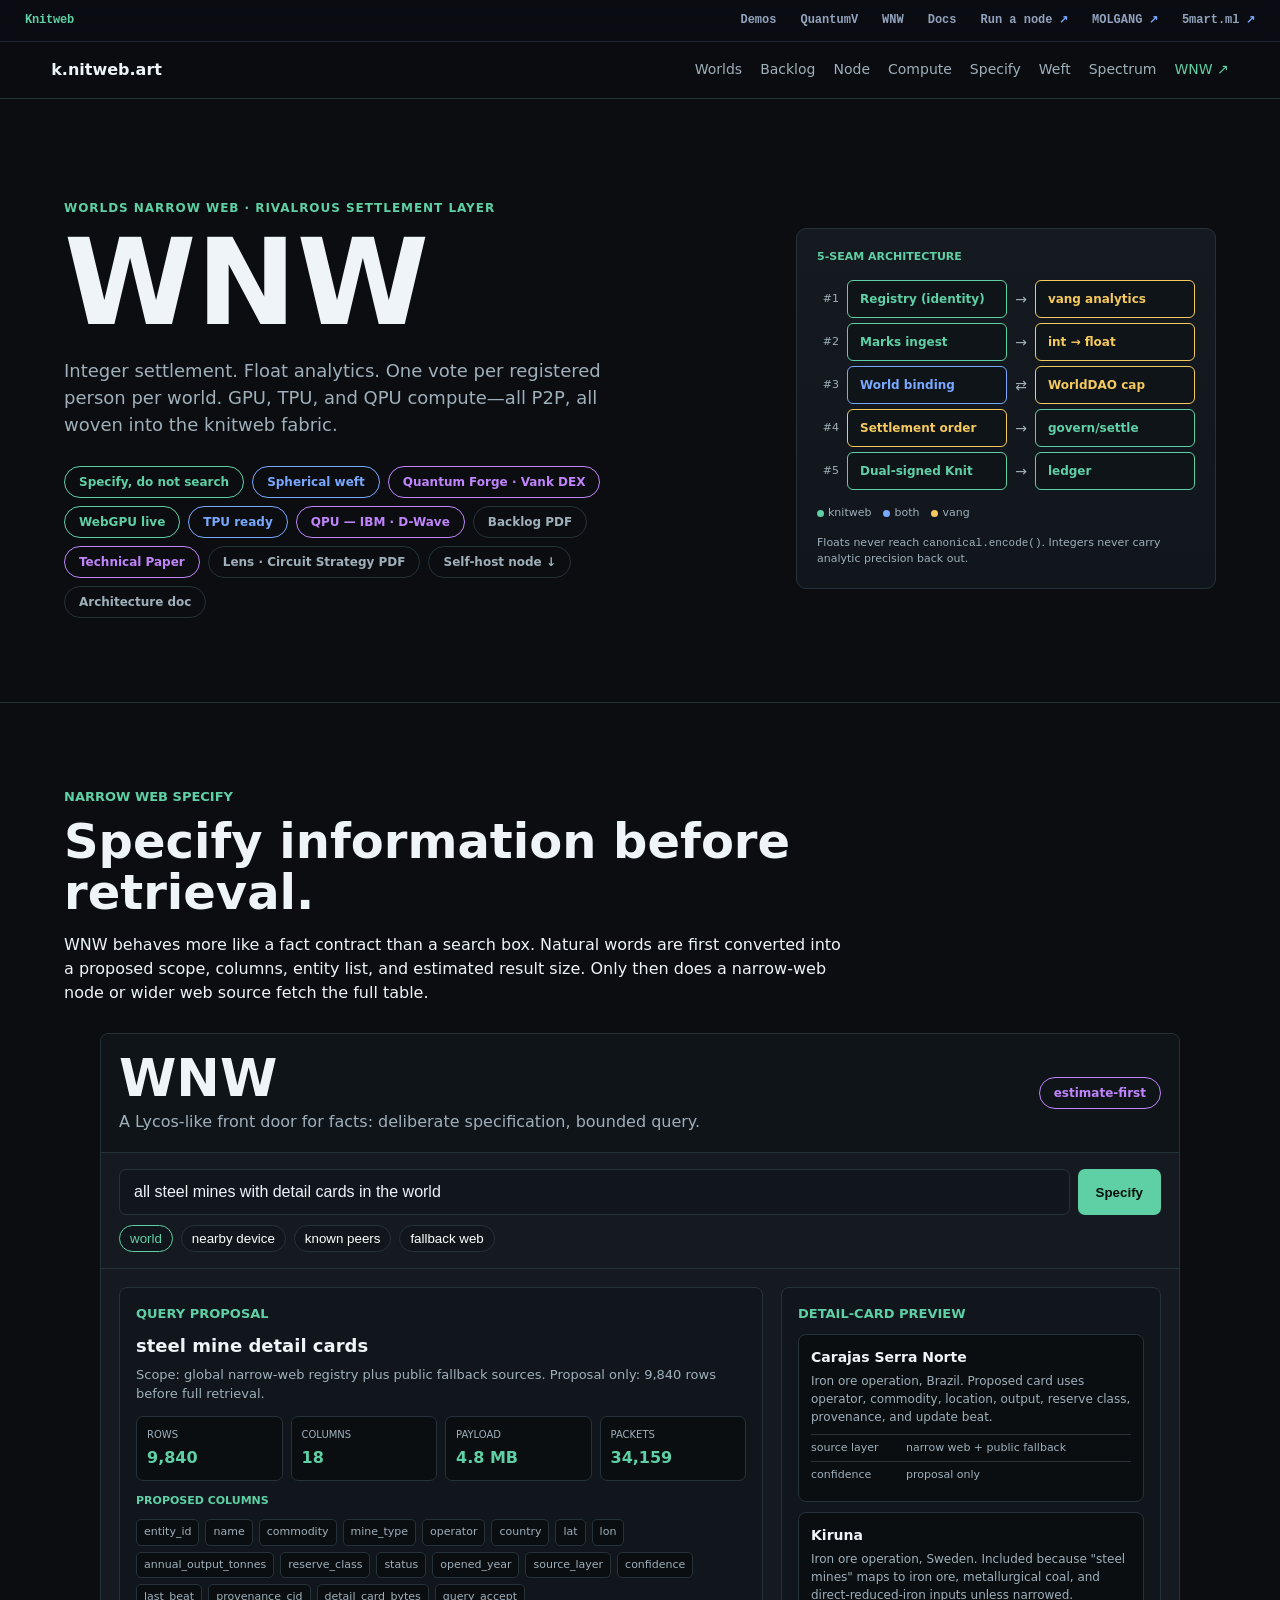
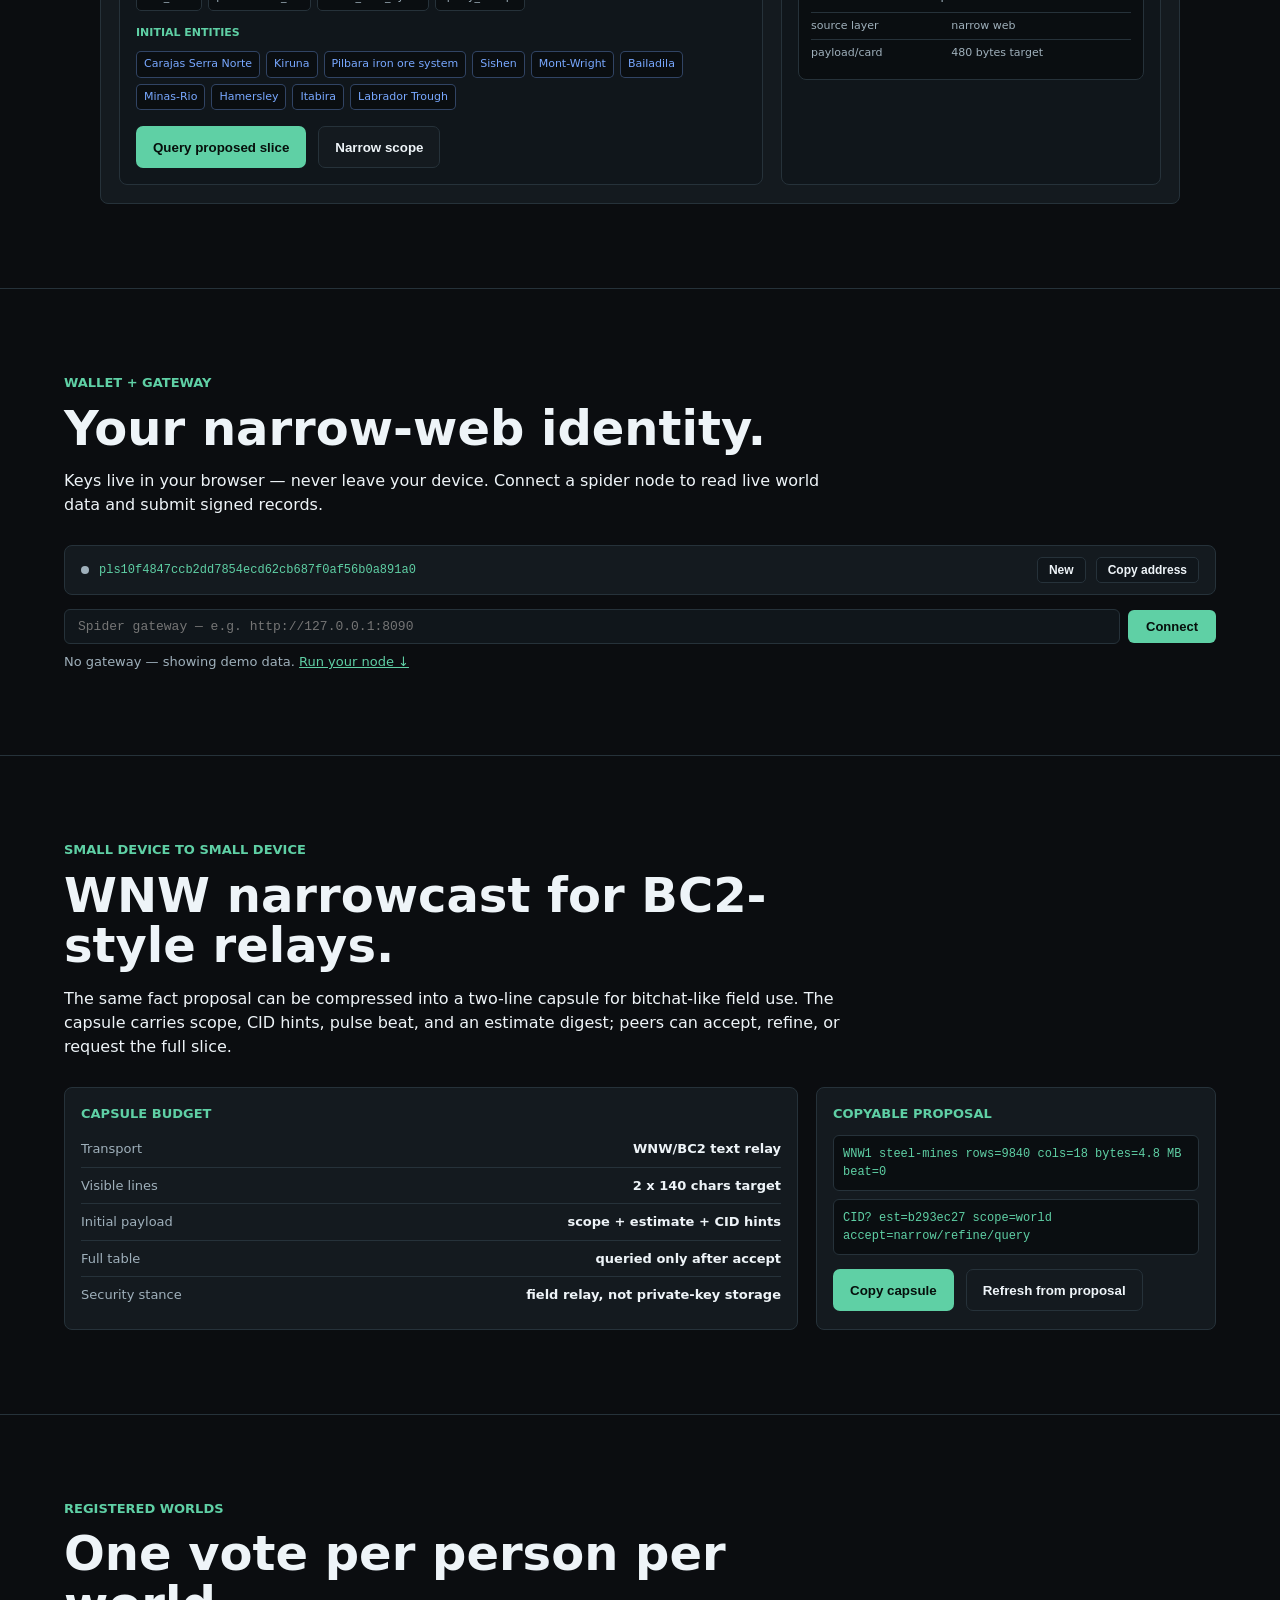
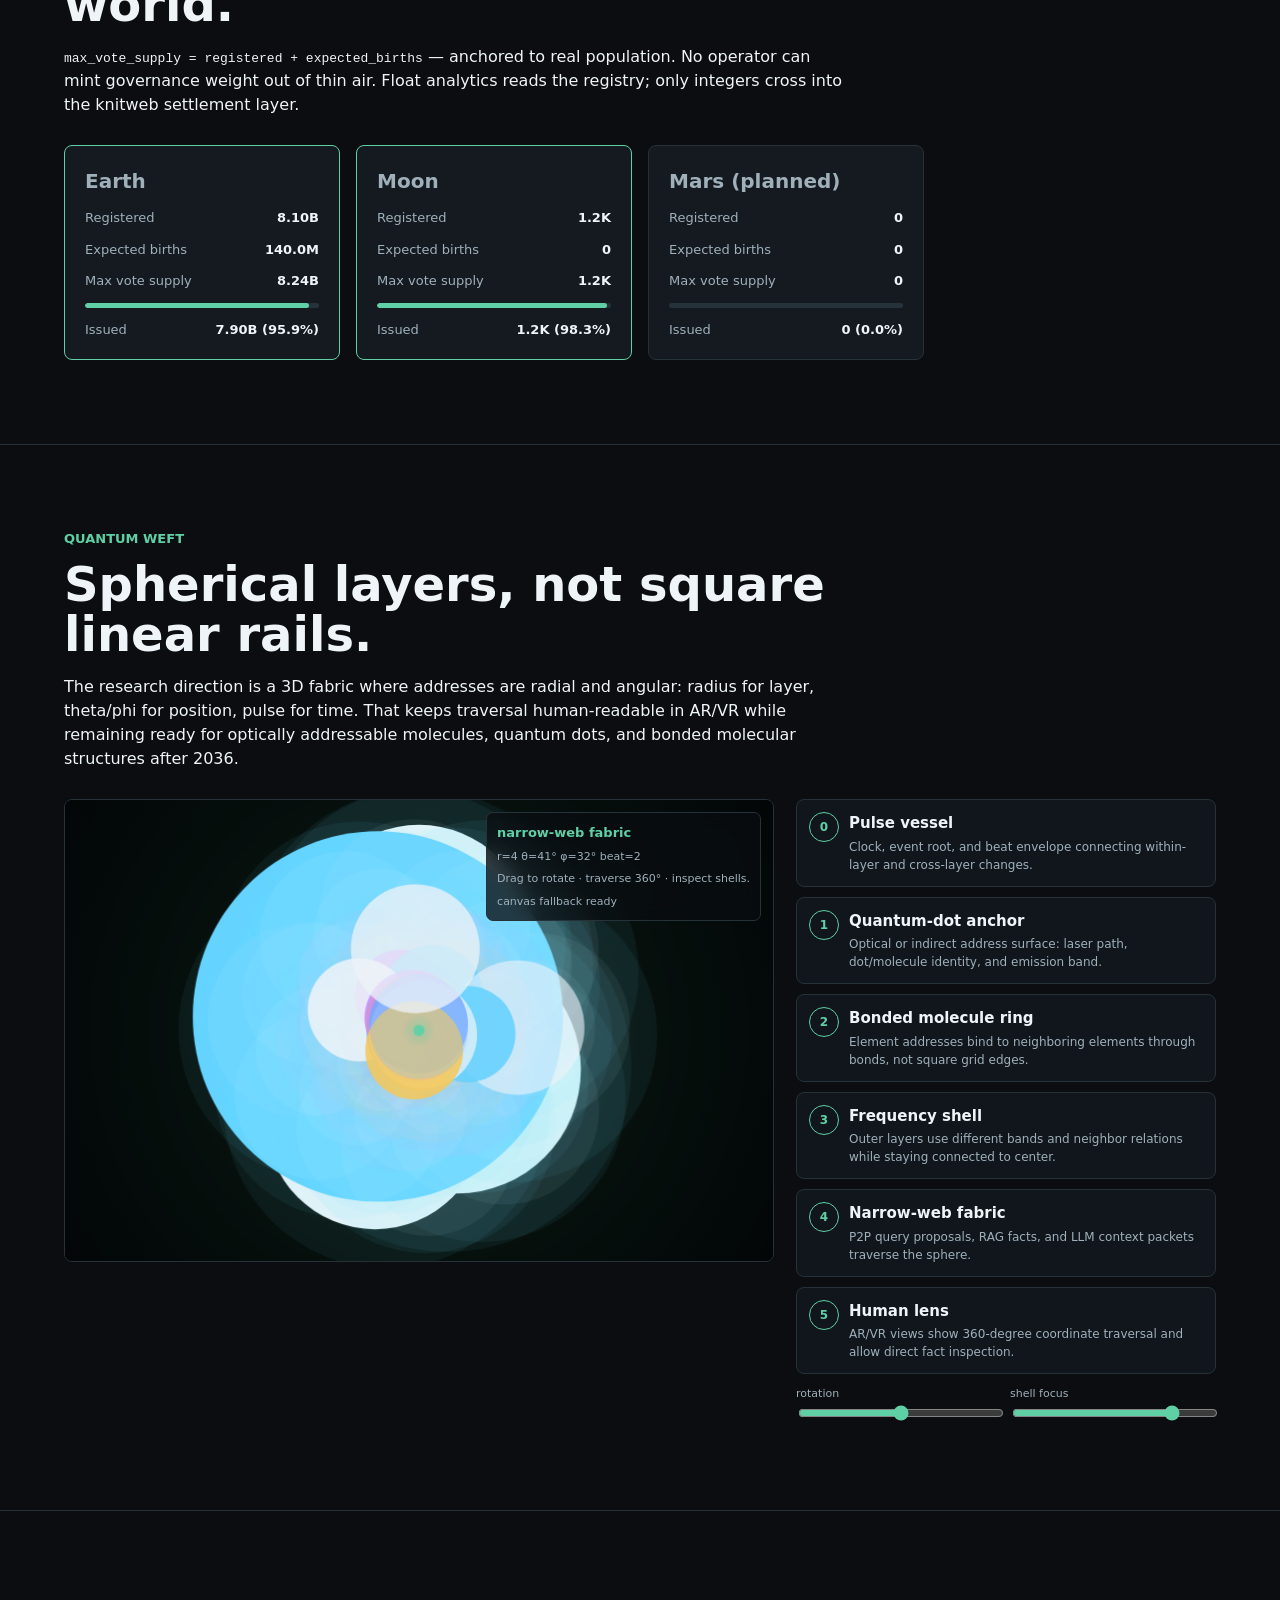
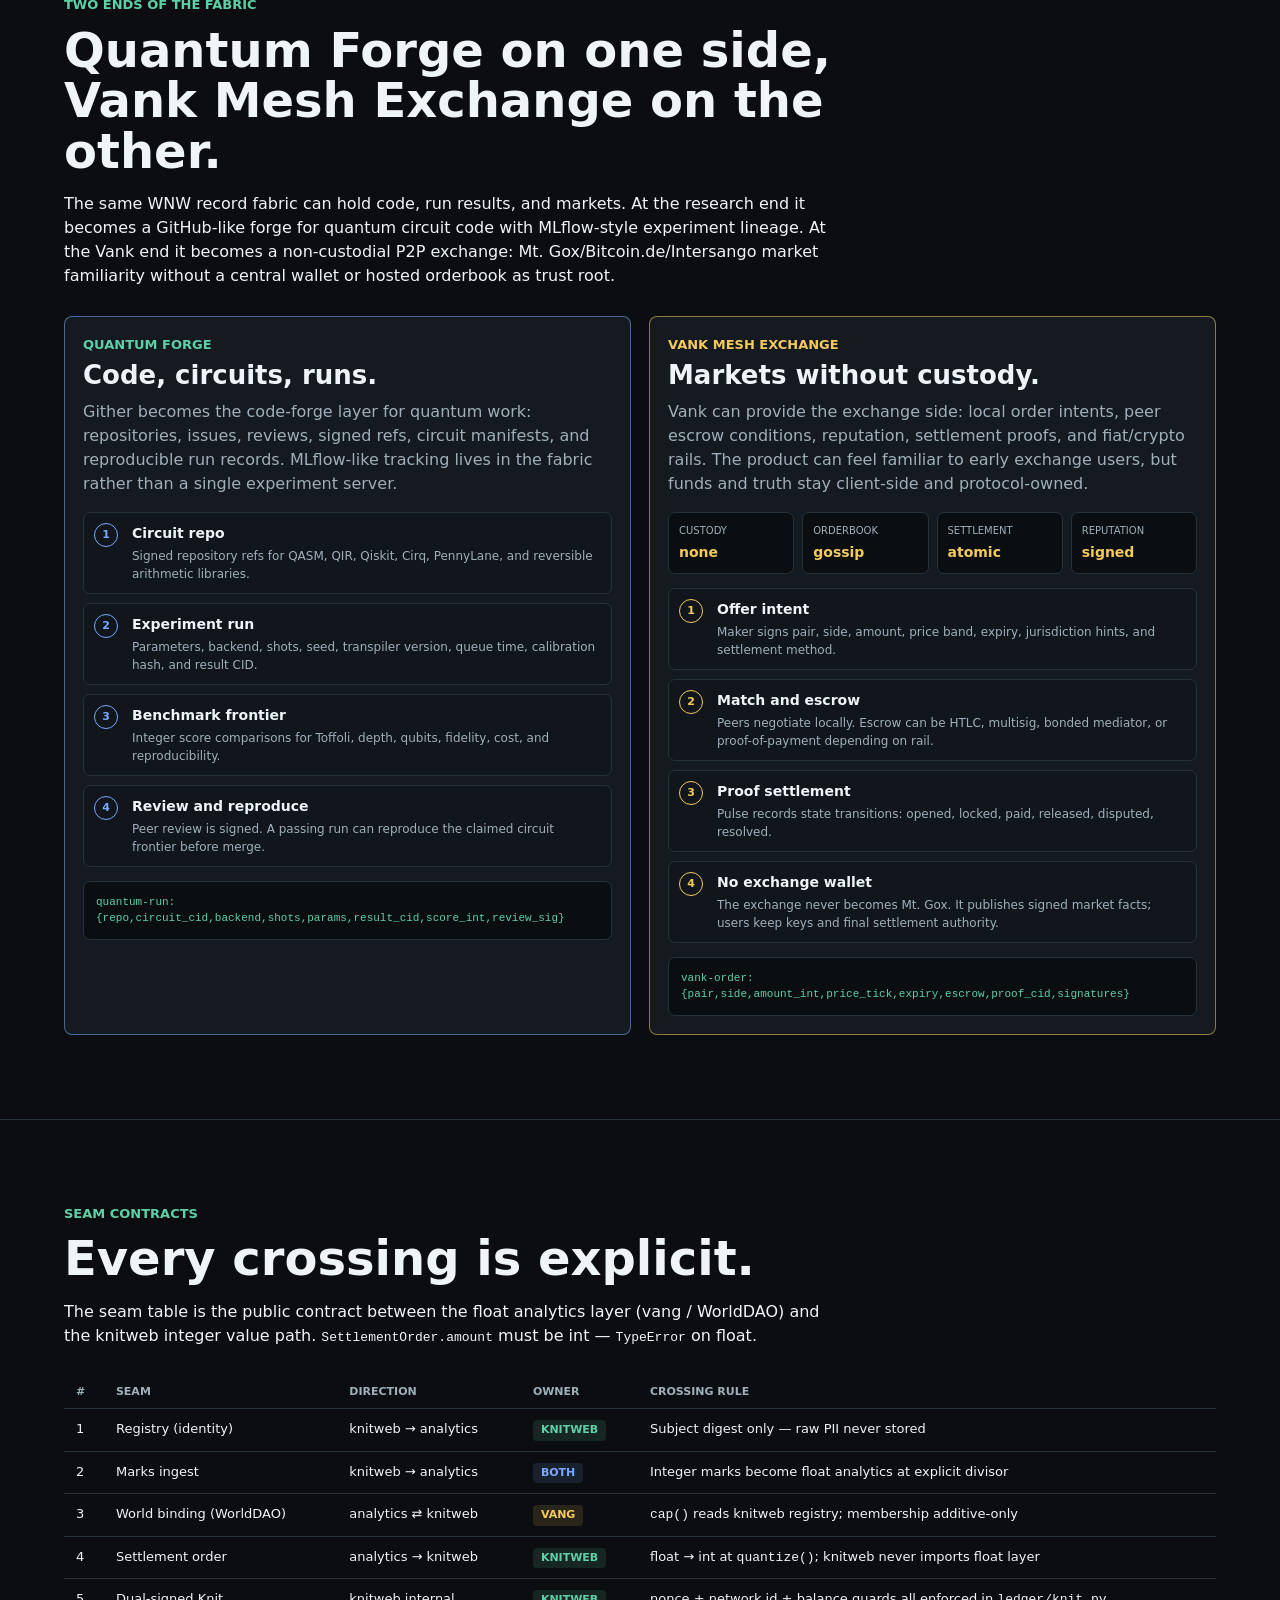
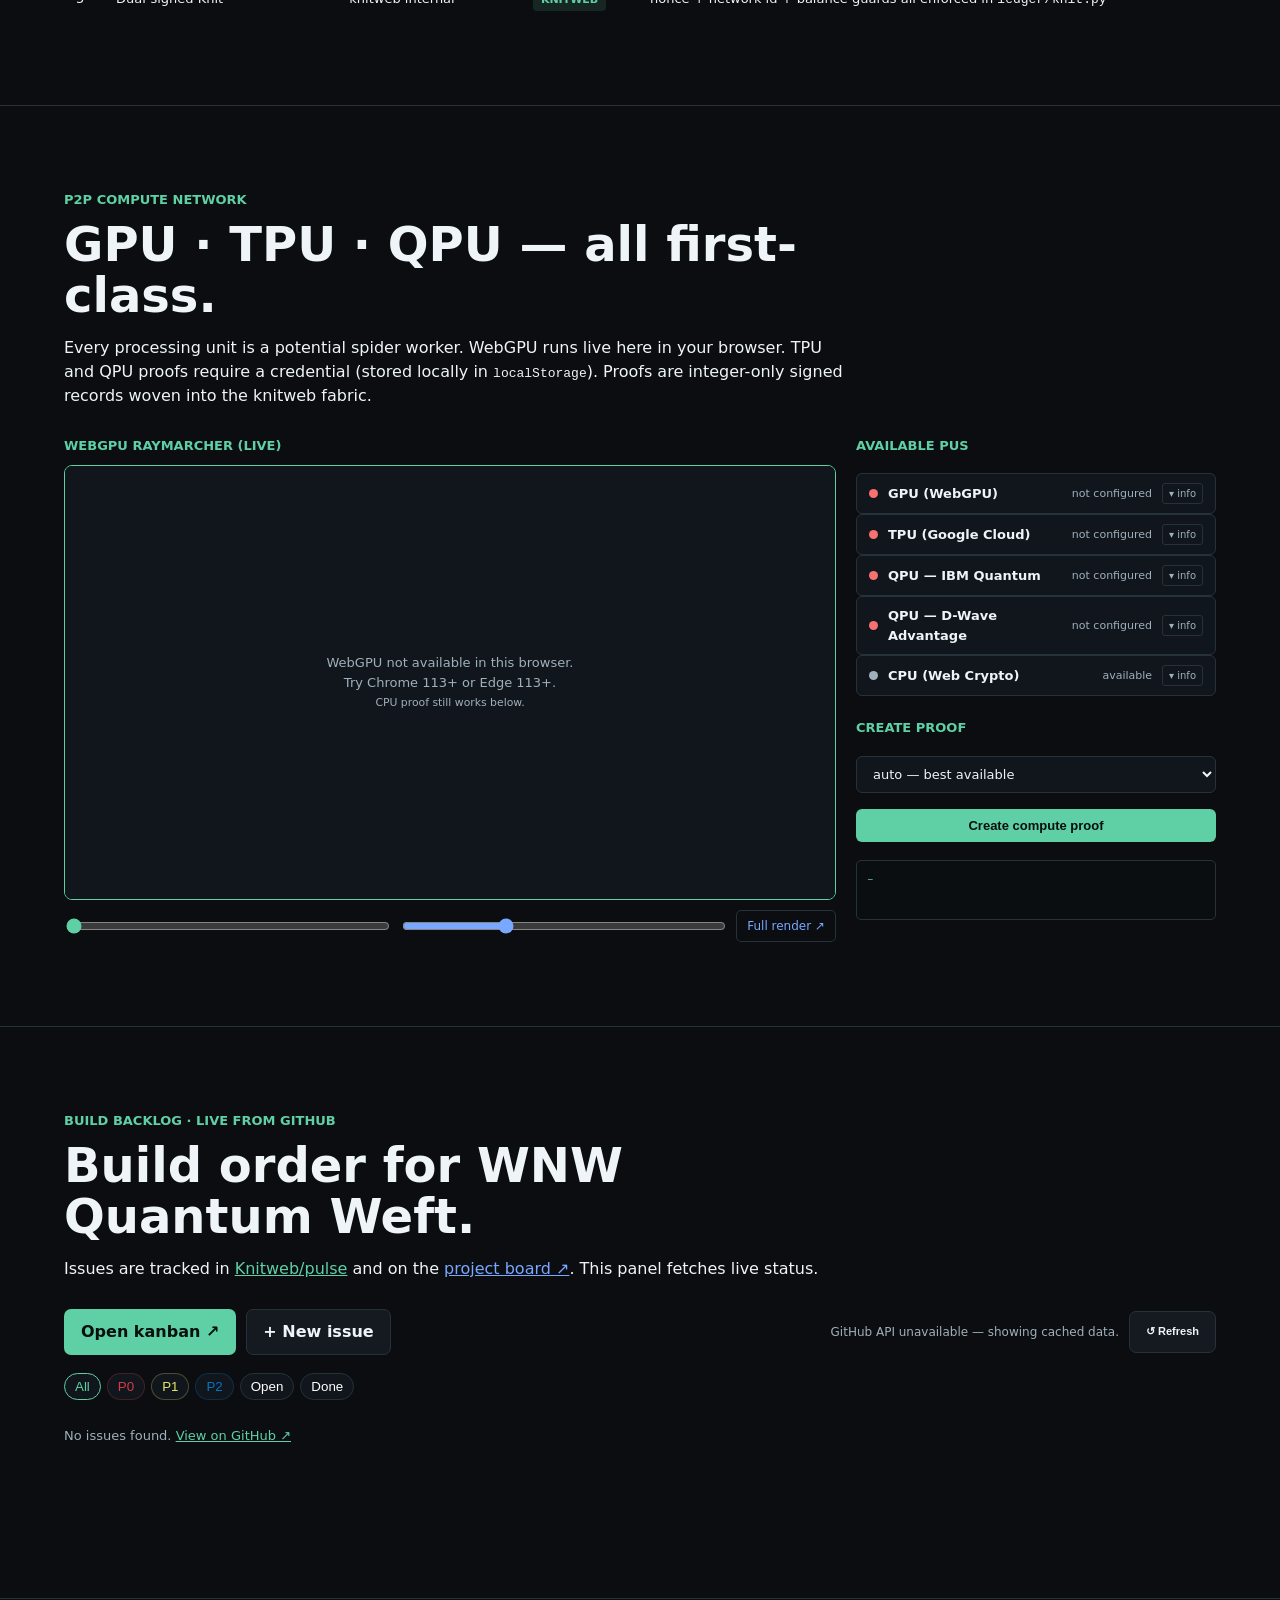
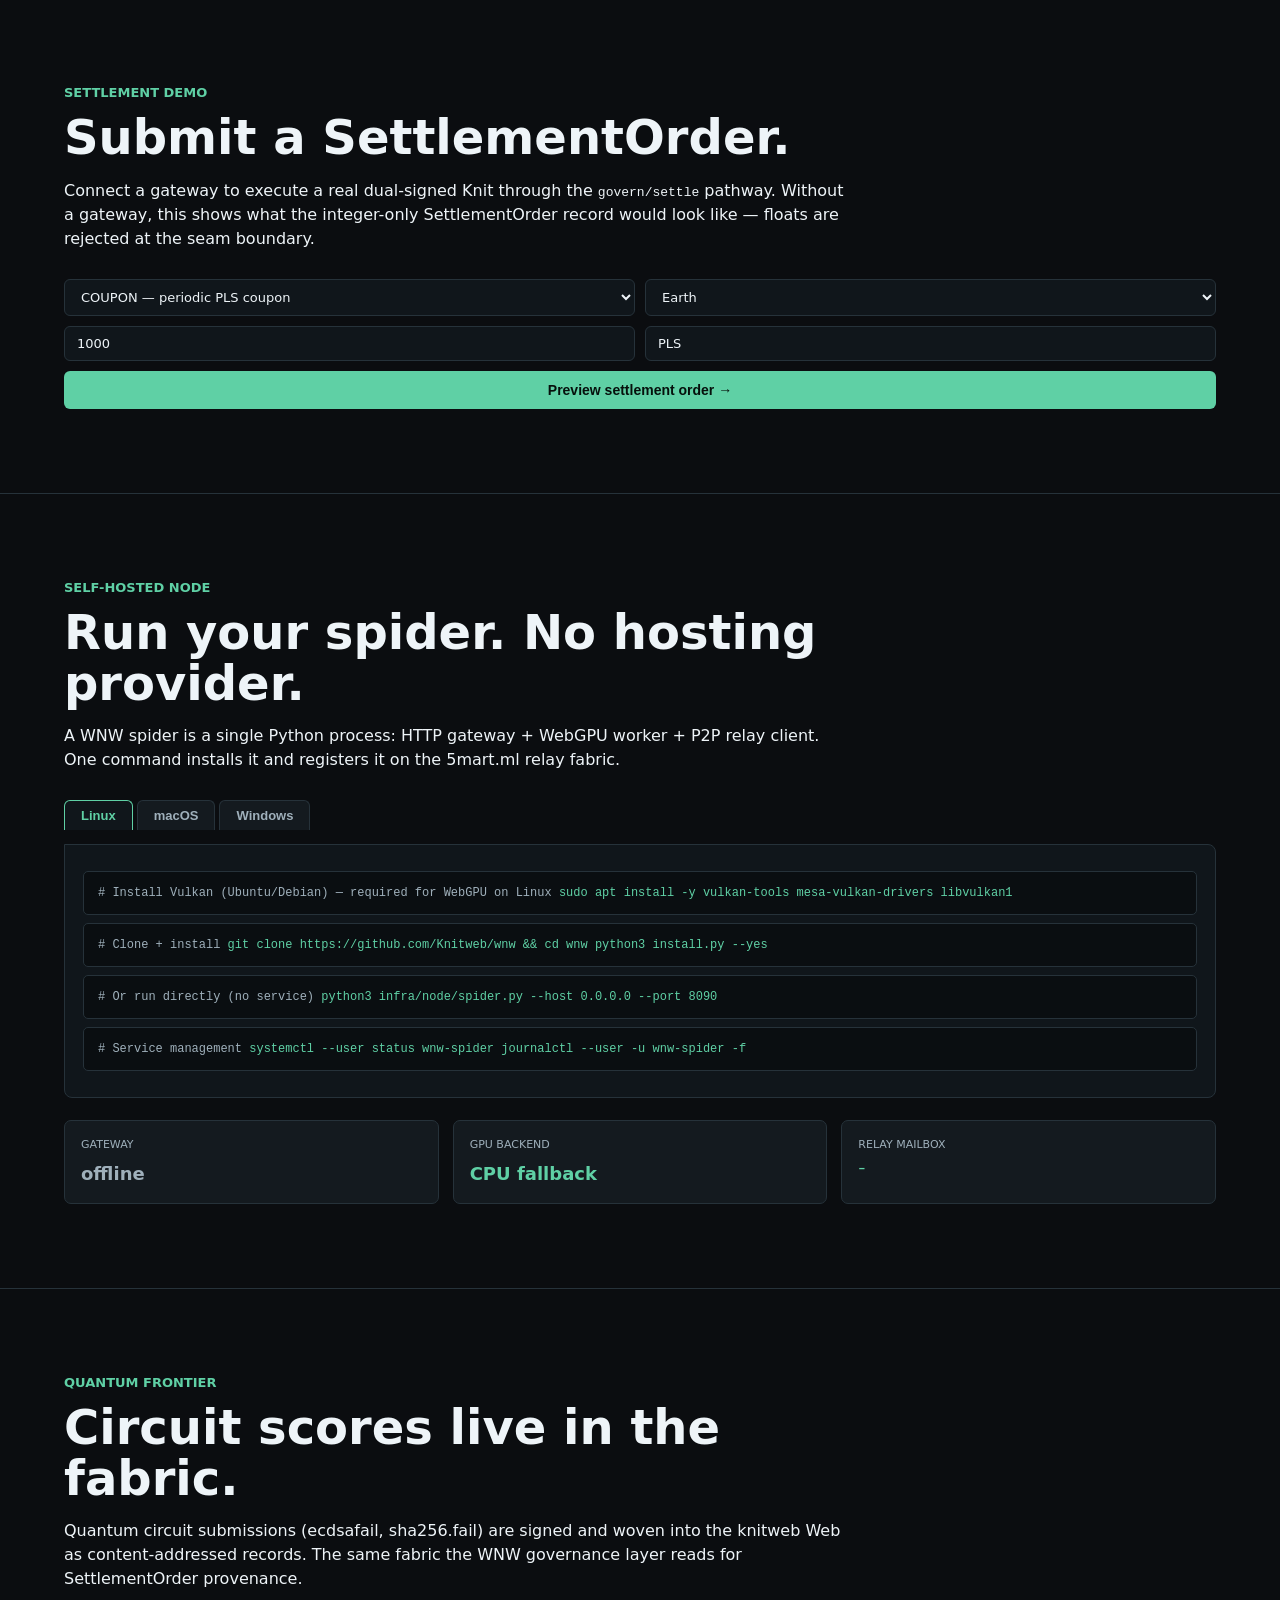
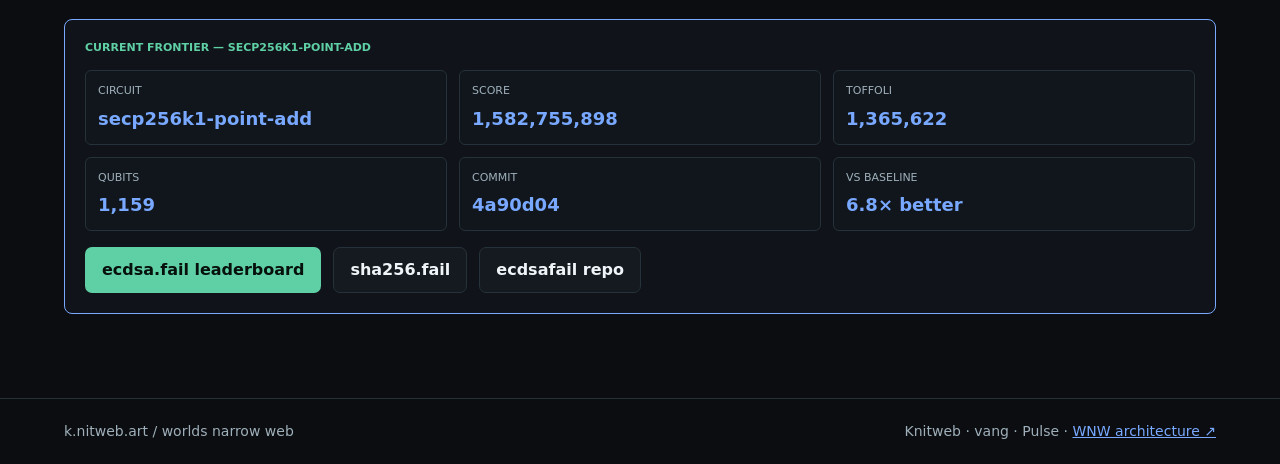
<file: web/worlds.html>
<!doctype html>
<html lang="en">
<head>
  <meta charset="utf-8">
  <meta name="viewport" content="width=device-width, initial-scale=1">
  <title>Worlds Narrow Web — k.nitweb.art</title>
  <meta name="description" content="The Worlds Narrow Web: rivalrous, settlement-final governance for knitweb worlds. GPU · TPU · QPU compute. Self-hosted node.">
  <link rel="stylesheet" href="styles.css">
  <style>
    /* ── WNW page ─────────────────────────────────────────────────── */
    :root { --qpu: #c084fc; }

    /* hero */
    .wnw-hero {
      display: grid;
      grid-template-columns: minmax(0,1fr) minmax(280px,420px);
      gap: clamp(32px,6vw,80px);
      align-items: center;
      padding: clamp(56px,9vw,100px) clamp(18px,5vw,72px) clamp(48px,7vw,84px);
      border-bottom: 1px solid var(--line);
    }
    .hero-tag { color: var(--accent); font-size: 12px; font-weight: 750;
                 text-transform: uppercase; letter-spacing: .08em; margin: 0 0 12px; }
    .hero-title { font-size: clamp(64px,10vw,120px); font-weight: 800;
                   line-height: .9; margin: 0 0 20px; }
    .hero-sub { color: var(--muted); font-size: clamp(15px,2vw,18px);
                 max-width: 560px; margin: 0 0 28px; }
    .hero-pills { display: flex; flex-wrap: wrap; gap: 8px; }
    .pill { padding: 6px 14px; border: 1px solid var(--line); border-radius: 20px;
             font-size: 12px; font-weight: 700; color: var(--muted);
             text-decoration: none; }
    .pill.gpu  { border-color: var(--accent); color: var(--accent); }
    .pill.tpu  { border-color: var(--accent-2); color: var(--accent-2); }
    .pill.qpu  { border-color: var(--qpu); color: var(--qpu); }
    .pill.doc  { border-color: var(--line); color: var(--muted); }

    /* seam diagram */
    .seam-diagram {
      display: grid; gap: 5px;
      padding: 20px; border: 1px solid var(--line); border-radius: 10px;
      background: linear-gradient(180deg, var(--panel), var(--panel-2));
    }
    .seam-row { display: flex; align-items: center; gap: 8px; }
    .seam-num { font-size: 11px; color: var(--muted); min-width: 22px; text-align: right; }
    .seam-box { flex: 1; padding: 9px 12px; border: 1px solid var(--line);
                 border-radius: 6px; background: #0f1419; font-size: 12px; font-weight: 700; }
    .seam-box.a { border-color: var(--warn);   color: var(--warn); }
    .seam-box.k { border-color: var(--accent); color: var(--accent); }
    .seam-box.b { border-color: var(--accent-2); color: var(--accent-2); }
    .seam-arrow { color: var(--muted); font-size: 14px; flex-shrink: 0; }
    .seam-legend { display: flex; gap: 12px; font-size: 11px; margin-top: 10px; }
    .seam-legend span { display: flex; align-items: center; gap: 4px; color: var(--muted); }
    .sl-dot { width: 7px; height: 7px; border-radius: 50%; }

    /* status bar */
    .status-bar {
      display: flex; align-items: center; gap: 10px;
      padding: 11px 16px; border: 1px solid var(--line); border-radius: 8px;
      background: var(--panel); font-size: 13px; margin-bottom: 14px;
    }
    .status-dot { width: 8px; height: 8px; border-radius: 50%;
                   background: var(--muted); flex-shrink: 0; }
    .status-dot.live { background: var(--accent); box-shadow: 0 0 6px var(--accent); }
    .wallet-addr { flex: 1; font-family: ui-monospace, monospace; font-size: 12px;
                    color: var(--accent); overflow: hidden; text-overflow: ellipsis; white-space: nowrap; }
    .wallet-btn { padding: 5px 11px; border: 1px solid var(--line); border-radius: 5px;
                   background: var(--panel-2); color: var(--ink); font-size: 12px;
                   font-weight: 700; cursor: pointer; flex-shrink: 0; }
    .gw-row { display: flex; gap: 8px; align-items: center; }
    .gw-input { flex: 1; padding: 9px 13px; border: 1px solid var(--line); border-radius: 6px;
                 background: var(--panel-2); color: var(--ink); font-size: 13px;
                 font-family: ui-monospace, monospace; }
    .gw-input:focus { outline: none; border-color: var(--accent); }
    .gw-btn { padding: 9px 18px; border: none; border-radius: 6px; cursor: pointer;
               font-weight: 700; font-size: 13px; background: var(--accent); color: #06100c;
               flex-shrink: 0; }

    /* worlds */
    .worlds-grid { display: grid; grid-template-columns: repeat(auto-fill, minmax(240px,1fr));
                    gap: 16px; margin-top: 24px; }
    .world-card { padding: 20px; border: 1px solid var(--line); border-radius: 8px;
                   background: var(--panel); display: flex; flex-direction: column; gap: 12px; }
    .world-card.live { border-color: var(--accent); }
    .world-name { font-size: 20px; font-weight: 750; margin: 0; }
    .world-stat { display: flex; justify-content: space-between; font-size: 13px; }
    .world-stat-label { color: var(--muted); }
    .world-stat-value { font-weight: 700; }
    .world-bar-wrap { height: 5px; border-radius: 3px; background: var(--line); overflow: hidden; }
    .world-bar { height: 100%; border-radius: 3px; background: var(--accent);
                  transition: width .6s ease; }

    /* seam table */
    .seam-table { width: 100%; border-collapse: collapse; font-size: 13px; margin-top: 18px; }
    .seam-table th { text-align: left; padding: 8px 12px; border-bottom: 1px solid var(--line);
                      color: var(--muted); font-size: 11px; text-transform: uppercase; }
    .seam-table td { padding: 10px 12px; border-bottom: 1px solid var(--line); vertical-align: top; }
    .seam-table tr:last-child td { border-bottom: none; }
    .badge { display: inline-block; padding: 2px 8px; border-radius: 4px;
              font-size: 11px; font-weight: 700; text-transform: uppercase; }
    .badge.a { background: rgba(244,201,93,.13); color: var(--warn); }
    .badge.k { background: rgba(95,208,165,.13); color: var(--accent); }
    .badge.b { background: rgba(120,168,255,.13); color: var(--accent-2); }

    /* ── GPU / compute ─────────────────────────────────── */
    .compute-split {
      display: grid; grid-template-columns: 1fr 360px; gap: 20px; align-items: start;
    }
    .gpu-canvas-wrap {
      position: relative; border: 1px solid var(--accent); border-radius: 8px;
      overflow: hidden; background: #000; aspect-ratio: 16/9;
    }
    #gpu-canvas { display: block; width: 100%; height: 100%; }
    .gpu-overlay {
      position: absolute; top: 10px; left: 12px; display: flex; gap: 8px;
      align-items: center; font-size: 11px; font-family: ui-monospace, monospace;
    }
    .gpu-badge { padding: 2px 8px; border-radius: 4px; font-weight: 700;
                  background: rgba(95,208,165,.18); color: var(--accent); font-size: 11px; }
    .fps-badge { padding: 2px 8px; border-radius: 4px;
                  background: rgba(11,13,16,.7); color: var(--muted); font-size: 11px; }
    .gpu-fallback-msg {
      position: absolute; inset: 0; display: flex; align-items: center; justify-content: center;
      text-align: center; padding: 20px; background: var(--panel-2);
    }
    .gpu-fallback-msg p { color: var(--muted); font-size: 13px; margin: 0; line-height: 1.5; }

    .pu-panel { display: flex; flex-direction: column; gap: 10px; }
    .pu-row { display: flex; align-items: center; gap: 10px; padding: 9px 12px;
               border: 1px solid var(--line); border-radius: 6px;
               background: var(--panel-2); font-size: 13px; }
    .pu-row.gpu-row { border-color: var(--accent); }
    .pu-row.tpu-row { border-color: var(--accent-2); }
    .pu-row.qpu-row { border-color: var(--qpu); }
    .pu-dot { width: 9px; height: 9px; border-radius: 50%; flex-shrink: 0; background: var(--line); }
    .pu-dot.on.gpu { background: var(--accent); box-shadow: 0 0 5px var(--accent); }
    .pu-dot.on.tpu { background: var(--accent-2); box-shadow: 0 0 5px var(--accent-2); }
    .pu-dot.on.qpu { background: var(--qpu); box-shadow: 0 0 5px var(--qpu); }
    .pu-dot.on.cpu { background: var(--muted); }
    .pu-dot.off { background: #f87171; }
    .pu-name { flex: 1; font-weight: 600; }
    .pu-tag { font-size: 11px; color: var(--muted); }
    .proof-btn { padding: 9px; border: none; border-radius: 6px; cursor: pointer;
                  font-weight: 700; font-size: 13px; background: var(--accent); color: #06100c;
                  width: 100%; margin-top: 6px; }
    .proof-btn:disabled { background: var(--line); color: var(--muted); cursor: not-allowed; }
    .proof-out { padding: 10px; border: 1px solid var(--line); border-radius: 5px;
                  background: #0a0e11; font-size: 11px; font-family: ui-monospace, monospace;
                  color: var(--accent); white-space: pre-wrap; word-break: break-all;
                  min-height: 60px; margin-top: 8px; }

    /* expandable PU credential panels */
    .pu-wrap { display: flex; flex-direction: column; }
    .pu-row { cursor: pointer; transition: border-color .15s; }
    .pu-row:hover { border-color: var(--muted) !important; }
    .pu-row.open { border-radius: 6px 6px 0 0; }
    .pu-creds { display: none; padding: 14px; border: 1px solid var(--line);
                 border-top: none; border-radius: 0 0 6px 6px;
                 background: var(--panel); margin-bottom: 10px; }
    .pu-creds.open { display: block; }
    .pu-creds-desc { font-size: 12px; color: var(--muted); margin: 0 0 10px;
                      line-height: 1.55; }
    .pu-req-tag { display: inline-block; padding: 4px 10px; border: 1px solid var(--line);
                   border-radius: 4px; font-size: 11px; background: var(--panel-2);
                   color: var(--muted); margin-bottom: 10px; }
    .pu-field-label { font-size: 11px; color: var(--muted); text-transform: uppercase;
                       letter-spacing: .04em; margin: 10px 0 4px; display: block; }
    .pu-field-label:first-of-type { margin-top: 0; }
    .pu-cred-input { width: 100%; padding: 7px 10px; border: 1px solid var(--line);
                      border-radius: 5px; background: #0a0e11; color: var(--ink);
                      font-size: 12px; font-family: ui-monospace, monospace; }
    .pu-cred-input:focus { outline: none; border-color: var(--accent); }
    .pu-field-hint { font-size: 11px; color: var(--muted); margin: 3px 0 0; }
    .pu-creds-btns { display: flex; gap: 8px; margin-top: 12px; }
    .pu-save-btn { flex: 1; padding: 7px; border: none; border-radius: 5px; cursor: pointer;
                    font-size: 12px; font-weight: 700; background: var(--accent);
                    color: #06100c; }
    .pu-clear-btn { padding: 7px 12px; border: 1px solid var(--line); border-radius: 5px;
                     cursor: pointer; font-size: 12px; font-weight: 700; color: var(--muted);
                     background: transparent; }
    .pu-creds-link { display: inline-block; font-size: 12px; color: var(--accent-2);
                      margin-top: 10px; text-decoration: none; }
    .pu-creds-link:hover { text-decoration: underline; }
    .pu-saved-msg { font-size: 11px; color: var(--accent); margin-top: 6px; display: none; }
    .pu-toggle-hint { font-size: 10px; color: var(--muted); flex-shrink: 0;
                       padding: 2px 6px; border: 1px solid var(--line); border-radius: 3px; }

    /* settlement */
    .settle-grid { display: grid; grid-template-columns: 1fr 1fr; gap: 10px; margin-top: 16px; }
    .settle-input { padding: 9px 12px; border: 1px solid var(--line); border-radius: 6px;
                     background: var(--panel-2); color: var(--ink); font-size: 13px;
                     font-family: inherit; width: 100%; }
    .settle-input:focus { outline: none; border-color: var(--accent); }
    .settle-btn { grid-column: 1/-1; padding: 11px; border: none; border-radius: 6px;
                   cursor: pointer; font-weight: 700; font-size: 14px;
                   background: var(--accent); color: #06100c; }
    .settle-result { display: none; }
    .settle-result.ok { display: block; padding: 12px; border-radius: 6px; margin-top: 10px;
      border: 1px solid var(--accent); background: rgba(95,208,165,.07);
      color: var(--accent); font-size: 12px; font-family: ui-monospace, monospace;
      white-space: pre-wrap; word-break: break-all; }
    .settle-result.err { display: block; padding: 12px; border-radius: 6px; margin-top: 10px;
      border: 1px solid #f87171; background: rgba(248,113,113,.07);
      color: #f87171; font-size: 12px; font-family: ui-monospace, monospace; }

    /* ── self-host section ─────────────────────────────── */
    .os-tabs { display: flex; gap: 4px; margin-bottom: 14px; }
    .os-tab { padding: 7px 16px; border: 1px solid var(--line); border-radius: 6px 6px 0 0;
               background: var(--panel); font-size: 13px; font-weight: 700; cursor: pointer;
               border-bottom: none; color: var(--muted); }
    .os-tab.active { background: var(--panel-2); color: var(--accent); border-color: var(--accent);
                      border-bottom-color: var(--panel-2); }
    .os-panel { display: none; padding: 18px; border: 1px solid var(--line); border-radius: 0 8px 8px 8px;
                 background: var(--panel-2); }
    .os-panel.active { display: block; }
    .os-panel.linux  .os-tab-wrap { border-color: var(--accent); }
    .cmd { background: #0a0e11; border: 1px solid var(--line); border-radius: 5px;
            padding: 12px 14px; font-family: ui-monospace, monospace; font-size: 12px;
            color: var(--accent); margin: 8px 0; position: relative; overflow-x: auto; }
    .cmd-comment { color: var(--muted); }
    .node-status-grid { display: grid; grid-template-columns: repeat(3,1fr); gap: 14px; margin-top: 22px; }
    .node-stat { padding: 16px; border: 1px solid var(--line); border-radius: 7px;
                  background: var(--panel); }
    .node-stat-label { font-size: 11px; color: var(--muted); text-transform: uppercase;
                        margin-bottom: 6px; }
    .node-stat-val { font-size: 18px; font-weight: 750; color: var(--accent); }

    /* quantum frontier */
    .frontier-panel {
      padding: 20px; border: 1px solid var(--accent-2); border-radius: 8px;
      background: rgba(120,168,255,.04);
    }
    .frontier-grid { display: grid; grid-template-columns: repeat(3,1fr); gap: 12px; margin-top: 14px; }
    .f-stat { padding: 12px; border: 1px solid var(--line); border-radius: 6px;
               background: var(--panel-2); }
    .f-label { font-size: 11px; color: var(--muted); text-transform: uppercase; margin-bottom: 5px; }
    .f-val { font-size: 18px; font-weight: 750; color: var(--accent-2); }

    /* specify information */
    .specify-shell {
      max-width: 1080px; margin: 0 auto; border: 1px solid var(--line);
      border-radius: 8px; background: var(--panel); overflow: hidden;
    }
    .specify-top {
      display: grid; grid-template-columns: minmax(0,1fr) auto; gap: 14px;
      align-items: center; padding: 18px; border-bottom: 1px solid var(--line);
      background: #0f1419;
    }
    .specify-logo { font-size: clamp(28px,5vw,52px); font-weight: 800; line-height: 1; }
    .specify-bar {
      display: grid; grid-template-columns: minmax(0,1fr) auto; gap: 8px;
      padding: 16px 18px 10px;
    }
    .specify-input {
      width: 100%; min-height: 46px; padding: 12px 14px; border: 1px solid var(--line);
      border-radius: 7px; background: var(--panel-2); color: var(--ink);
      font-size: 16px;
    }
    .specify-input:focus { outline: none; border-color: var(--accent); }
    .specify-btn {
      min-height: 46px; padding: 0 18px; border: none; border-radius: 7px;
      background: var(--accent); color: #06100c; font-weight: 800; cursor: pointer;
    }
    .specify-tools {
      display: flex; flex-wrap: wrap; gap: 8px; padding: 0 18px 16px;
      color: var(--muted); font-size: 12px;
    }
    .scope-chip {
      border: 1px solid var(--line); border-radius: 999px; padding: 5px 10px;
      background: var(--panel-2); cursor: pointer;
    }
    .scope-chip.active { border-color: var(--accent); color: var(--accent); }
    .proposal-grid {
      display: grid; grid-template-columns: minmax(0,1fr) minmax(280px,380px);
      gap: 18px; padding: 18px; border-top: 1px solid var(--line);
    }
    .proposal-panel {
      border: 1px solid var(--line); border-radius: 8px; background: var(--panel-2);
      padding: 16px;
    }
    .proposal-metrics {
      display: grid; grid-template-columns: repeat(4,minmax(0,1fr)); gap: 8px;
      margin: 12px 0;
    }
    .proposal-metric {
      border: 1px solid var(--line); border-radius: 7px; padding: 10px;
      background: #0a0e11;
    }
    .proposal-label { color: var(--muted); font-size: 10px; text-transform: uppercase; margin-bottom: 4px; }
    .proposal-value { color: var(--accent); font-size: 16px; font-weight: 800; }
    .column-row, .entity-row {
      display: flex; flex-wrap: wrap; gap: 6px; margin-top: 10px;
    }
    .column-pill, .entity-pill {
      border: 1px solid var(--line); border-radius: 5px; padding: 4px 7px;
      color: var(--muted); font-size: 11px; background: #0a0e11;
    }
    .entity-pill { color: var(--accent-2); border-color: rgba(120,168,255,.35); }
    .result-card {
      border: 1px solid var(--line); border-radius: 8px; padding: 12px;
      background: #0a0e11; margin-top: 10px;
    }
    .result-card h3 { font-size: 14px; margin-bottom: 4px; }
    .result-card p { font-size: 12px; color: var(--muted); margin-bottom: 8px; }
    .mini-table { width: 100%; border-collapse: collapse; font-size: 11px; color: var(--muted); }
    .mini-table td { border-top: 1px solid var(--line); padding: 5px 0; }

    /* quantum weft */
    .weft-wrap {
      display: grid; grid-template-columns: minmax(0,1fr) minmax(300px,420px);
      gap: 22px; align-items: start;
    }
    .weft-stage {
      position: relative; min-height: 460px; border: 1px solid var(--line);
      border-radius: 8px; overflow: hidden; background: #05080b;
    }
    #weft-canvas { display: block; width: 100%; height: 100%; min-height: 460px; }
    .weft-hud {
      position: absolute; inset: 12px 12px auto auto; display: grid; gap: 6px;
      min-width: 190px; padding: 10px; border: 1px solid var(--line);
      border-radius: 7px; background: rgba(10,14,17,.78); backdrop-filter: blur(10px);
      font-size: 11px; color: var(--muted);
    }
    .weft-hud strong { color: var(--accent); font-size: 13px; }
    .weft-detail-card {
      position: absolute; left: 12px; bottom: 12px; display: none; gap: 8px;
      width: min(330px, calc(100% - 24px)); padding: 12px;
      border: 1px solid rgba(120,168,255,.48); border-radius: 8px;
      background: rgba(8,12,16,.88); backdrop-filter: blur(12px);
      box-shadow: 0 14px 40px rgba(0,0,0,.28);
      font-size: 12px; color: var(--muted);
    }
    .weft-detail-card[data-open="true"] { display: grid; }
    .weft-detail-head {
      display: flex; justify-content: space-between; gap: 10px; align-items: center;
    }
    .weft-detail-head strong { color: var(--ink); font-size: 14px; }
    .weft-detail-head button {
      width: 26px; height: 26px; border: 1px solid var(--line); border-radius: 6px;
      background: var(--panel-2); color: var(--muted); cursor: pointer;
    }
    .weft-detail-card p { margin: 0; }
    .layer-stack { display: grid; gap: 10px; }
    .layer-card {
      display: grid; grid-template-columns: auto minmax(0,1fr); gap: 10px;
      padding: 12px; border: 1px solid var(--line); border-radius: 8px;
      background: var(--panel-2);
    }
    .layer-index {
      width: 30px; height: 30px; border-radius: 50%; display: grid; place-items: center;
      border: 1px solid var(--accent); color: var(--accent); font-weight: 800;
      font-size: 12px;
    }
    .layer-card h3 { font-size: 15px; margin-bottom: 3px; }
    .layer-card p { color: var(--muted); font-size: 12px; margin: 0; }
    .weft-controls { display: grid; grid-template-columns: 1fr 1fr; gap: 8px; margin-top: 12px; }
    .weft-controls label { color: var(--muted); font-size: 11px; }
    .weft-controls input { width: 100%; accent-color: var(--accent); }

    /* small-device relay */
    .relay-grid {
      display: grid; grid-template-columns: minmax(0,1fr) minmax(280px,400px);
      gap: 18px;
    }
    .relay-card {
      border: 1px solid var(--line); border-radius: 8px; padding: 16px;
      background: var(--panel);
    }
    .relay-lines {
      display: grid; gap: 8px; margin-top: 12px; font-family: ui-monospace, monospace;
      font-size: 12px;
    }
    .relay-line {
      border: 1px solid var(--line); border-radius: 6px; padding: 9px;
      background: #0a0e11; color: var(--accent); overflow-wrap: anywhere;
    }
    .budget-row {
      display: flex; justify-content: space-between; gap: 10px;
      padding: 8px 0; border-bottom: 1px solid var(--line); font-size: 13px;
    }
    .budget-row:last-child { border-bottom: none; }
    .budget-row span:first-child { color: var(--muted); }
    .budget-row span:last-child { font-weight: 800; }

    /* forge and exchange */
    .spectrum-grid {
      display: grid; grid-template-columns: repeat(2,minmax(0,1fr)); gap: 18px;
    }
    .spectrum-panel {
      border: 1px solid var(--line); border-radius: 8px; padding: 18px;
      background: var(--panel); min-height: 100%;
    }
    .spectrum-panel.quantum { border-color: rgba(120,168,255,.55); }
    .spectrum-panel.vank { border-color: rgba(244,201,93,.55); }
    .rail-list { display: grid; gap: 9px; margin-top: 14px; }
    .rail-item {
      display: grid; grid-template-columns: 28px minmax(0,1fr); gap: 10px;
      align-items: start; padding: 10px; border: 1px solid var(--line);
      border-radius: 7px; background: var(--panel-2);
    }
    .rail-num {
      width: 24px; height: 24px; display: grid; place-items: center;
      border-radius: 50%; border: 1px solid var(--accent-2);
      color: var(--accent-2); font-size: 11px; font-weight: 800;
    }
    .spectrum-panel.vank .rail-num { border-color: var(--warn); color: var(--warn); }
    .rail-item h3 { font-size: 14px; margin: 0 0 3px; }
    .rail-item p { color: var(--muted); font-size: 12px; margin: 0; }
    .record-demo {
      margin-top: 14px; padding: 12px; border: 1px solid var(--line);
      border-radius: 7px; background: #0a0e11; color: var(--accent);
      font-family: ui-monospace, monospace; font-size: 11px;
      overflow-wrap: anywhere;
    }
    .market-strip {
      display: grid; grid-template-columns: repeat(4,minmax(0,1fr)); gap: 8px;
      margin-top: 14px;
    }
    .market-tile {
      border: 1px solid var(--line); border-radius: 7px; padding: 10px;
      background: #0a0e11;
    }
    .market-tile span { display: block; color: var(--muted); font-size: 10px; text-transform: uppercase; }
    .market-tile strong { display: block; margin-top: 4px; font-size: 14px; color: var(--warn); }

    .backlog-list {
      display: grid; grid-template-columns: repeat(3,minmax(0,1fr)); gap: 14px;
    }
    .backlog-item {
      border: 1px solid var(--line); border-radius: 8px; padding: 16px;
      background: var(--panel); min-height: 154px;
    }
    .backlog-item h3 { font-size: 15px; margin-bottom: 6px; color: var(--accent-2); }
    .backlog-item p { color: var(--muted); font-size: 13px; margin: 0; }
    .prio { display: inline-block; margin-bottom: 8px; font-size: 10px; font-weight: 800;
      text-transform: uppercase; color: var(--warn); }

    @media (max-width: 860px) {
      .wnw-hero, .compute-split, .proposal-grid, .weft-wrap, .relay-grid, .spectrum-grid { grid-template-columns: 1fr; }
      .wnw-hero { padding-top: 42px; }
      .frontier-grid, .node-status-grid, .proposal-metrics, .backlog-list, .market-strip { grid-template-columns: 1fr 1fr; }
      .settle-grid { grid-template-columns: 1fr; }
      .settle-btn { grid-column: 1; }
    }
    @media (max-width: 520px) {
      .frontier-grid, .node-status-grid, .proposal-metrics, .backlog-list, .market-strip, .specify-bar {
        grid-template-columns: 1fr;
      }
      .weft-stage, #weft-canvas { min-height: 360px; }
    }
  </style>
</head>
<body>

  <header class="topbar">
    <a class="brand" href="worlds.html">k.nitweb.art</a>
    <nav aria-label="Primary">
      <a href="#worlds">Worlds</a>
      <a href="#backlog">Backlog</a>
      <a href="#self-host">Node</a>
      <a href="#compute">Compute</a>
      <a href="#specify">Specify</a>
      <a href="#quantum-weft">Weft</a>
      <a href="#spectrum">Spectrum</a>
      <a href="worlds.html" style="color:var(--accent)">WNW ↗</a>
    </nav>
  </header>

  <main>

    <!-- ── HERO ─────────────────────────────────────────────────────────── -->
    <section class="wnw-hero">
      <div>
        <p class="hero-tag">Worlds Narrow Web · rivalrous settlement layer</p>
        <h1 class="hero-title">WNW</h1>
        <p class="hero-sub">
          Integer settlement. Float analytics. One vote per registered person per world.
          GPU, TPU, and QPU compute—all P2P, all woven into the knitweb fabric.
        </p>
        <div class="hero-pills">
          <a class="pill gpu"  href="#specify">Specify, do not search</a>
          <a class="pill tpu"  href="#quantum-weft">Spherical weft</a>
          <a class="pill qpu"  href="#spectrum">Quantum Forge · Vank DEX</a>
          <a class="pill gpu"  href="#compute">WebGPU live</a>
          <a class="pill tpu"  href="#compute">TPU ready</a>
          <a class="pill qpu"  href="#compute">QPU — IBM · D-Wave</a>
          <a class="pill doc"  href="output/pdf/wnw-quantum-weft-backlog.pdf">Backlog PDF</a>
          <a class="pill qpu"  href="output/pdf/wnw-quantum-weft-paper.pdf">Technical Paper</a>
          <a class="pill doc"  href="output/pdf/lens-quantum-strategy.pdf">Lens · Circuit Strategy PDF</a>
          <a class="pill doc"  href="#self-host">Self-host node ↓</a>
          <a class="pill doc"  href="docs/worlds-narrow-web.html">Architecture doc</a>
        </div>
      </div>

      <!-- 5-seam architecture diagram -->
      <div class="seam-diagram" aria-label="5-seam architecture">
        <p class="eyebrow" style="margin:0 0 10px;font-size:11px">5-seam architecture</p>
        <div class="seam-row">
          <span class="seam-num">#1</span>
          <div class="seam-box k">Registry (identity)</div>
          <span class="seam-arrow">→</span>
          <div class="seam-box a">vang analytics</div>
        </div>
        <div class="seam-row">
          <span class="seam-num">#2</span>
          <div class="seam-box k">Marks ingest</div>
          <span class="seam-arrow">→</span>
          <div class="seam-box a">int → float</div>
        </div>
        <div class="seam-row">
          <span class="seam-num">#3</span>
          <div class="seam-box b">World binding</div>
          <span class="seam-arrow">⇄</span>
          <div class="seam-box a">WorldDAO cap</div>
        </div>
        <div class="seam-row">
          <span class="seam-num">#4</span>
          <div class="seam-box a">Settlement order</div>
          <span class="seam-arrow">→</span>
          <div class="seam-box k">govern/settle</div>
        </div>
        <div class="seam-row">
          <span class="seam-num">#5</span>
          <div class="seam-box k">Dual-signed Knit</div>
          <span class="seam-arrow">→</span>
          <div class="seam-box k">ledger</div>
        </div>
        <div class="seam-legend">
          <span><span class="sl-dot" style="background:var(--accent)"></span>knitweb</span>
          <span><span class="sl-dot" style="background:var(--accent-2)"></span>both</span>
          <span><span class="sl-dot" style="background:var(--warn)"></span>vang</span>
        </div>
        <p style="font-size:11px;color:var(--muted);margin:8px 0 0">
          Floats never reach <code>canonical.encode()</code>.
          Integers never carry analytic precision back out.
        </p>
      </div>
    </section>

    <!-- ── SPECIFY INFORMATION ───────────────────────────────────────────── -->
    <section id="specify" class="band">
      <div class="section-head">
        <p class="eyebrow">narrow web specify</p>
        <h2>Specify information before retrieval.</h2>
        <p>
          WNW behaves more like a fact contract than a search box. Natural words
          are first converted into a proposed scope, columns, entity list, and
          estimated result size. Only then does a narrow-web node or wider web
          source fetch the full table.
        </p>
      </div>

      <div class="specify-shell">
        <div class="specify-top">
          <div>
            <div class="specify-logo">WNW</div>
            <p style="color:var(--muted);margin:6px 0 0">
              A Lycos-like front door for facts: deliberate specification, bounded query.
            </p>
          </div>
          <span class="pill qpu">estimate-first</span>
        </div>
        <div class="specify-bar">
          <input id="specify-input" class="specify-input" spellcheck="false"
            value="all steel mines with detail cards in the world"
            aria-label="Specify information">
          <button class="specify-btn" onclick="runSpecification()">Specify</button>
        </div>
        <div class="specify-tools" aria-label="Scope controls">
          <button class="scope-chip active" onclick="setSpecScope('world', this)">world</button>
          <button class="scope-chip" onclick="setSpecScope('nearby', this)">nearby device</button>
          <button class="scope-chip" onclick="setSpecScope('mesh', this)">known peers</button>
          <button class="scope-chip" onclick="setSpecScope('web', this)">fallback web</button>
        </div>
        <div class="proposal-grid">
          <div class="proposal-panel">
            <p class="eyebrow" style="margin:0 0 8px">query proposal</p>
            <h3 id="proposal-title" style="margin-bottom:6px">steel mine detail cards</h3>
            <p id="proposal-copy" style="color:var(--muted);font-size:13px;margin-bottom:0">
              Initial scan only: classify terms, choose a table shape, estimate rows and bytes,
              then ask the user to accept or narrow the fact contract.
            </p>
            <div class="proposal-metrics">
              <div class="proposal-metric"><div class="proposal-label">Rows</div><div class="proposal-value" id="proposal-rows">9,840</div></div>
              <div class="proposal-metric"><div class="proposal-label">Columns</div><div class="proposal-value" id="proposal-cols">18</div></div>
              <div class="proposal-metric"><div class="proposal-label">Payload</div><div class="proposal-value" id="proposal-bytes">4.6 MB</div></div>
              <div class="proposal-metric"><div class="proposal-label">Packets</div><div class="proposal-value" id="proposal-packets">33k</div></div>
            </div>
            <p class="eyebrow" style="font-size:11px;margin:12px 0 0">proposed columns</p>
            <div class="column-row" id="proposal-columns"></div>
            <p class="eyebrow" style="font-size:11px;margin:14px 0 0">initial entities</p>
            <div class="entity-row" id="proposal-entities"></div>
            <div class="actions" style="margin-top:16px">
              <button class="button primary" onclick="queryProposedSlice()" type="button">Query proposed slice</button>
              <button class="button" onclick="narrowSpecification()" type="button">Narrow scope</button>
            </div>
          </div>
          <div class="proposal-panel" id="proposal-results">
            <p class="eyebrow" style="margin:0 0 8px">detail-card preview</p>
            <div class="result-card">
              <h3>Carajas Serra Norte</h3>
              <p>Iron ore operation, Brazil. Proposed card uses operator, commodity, location, output, reserve class, provenance, and update beat.</p>
              <table class="mini-table"><tr><td>source layer</td><td>narrow web + public fallback</td></tr><tr><td>confidence</td><td>proposal only</td></tr></table>
            </div>
            <div class="result-card">
              <h3>Kiruna</h3>
              <p>Iron ore operation, Sweden. Included because "steel mines" maps to iron ore, metallurgical coal, and direct-reduced-iron inputs unless narrowed.</p>
              <table class="mini-table"><tr><td>source layer</td><td>narrow web</td></tr><tr><td>payload/card</td><td>480 bytes target</td></tr></table>
            </div>
          </div>
        </div>
      </div>
    </section>

    <!-- ── WALLET + GATEWAY ──────────────────────────────────────────────── -->
    <section class="band">
      <div class="section-head">
        <p class="eyebrow">wallet + gateway</p>
        <h2>Your narrow-web identity.</h2>
        <p>Keys live in your browser — never leave your device. Connect a spider node to read live world data and submit signed records.</p>
      </div>
      <div class="status-bar">
        <span class="status-dot" id="gw-dot"></span>
        <span class="wallet-addr" id="wallet-addr">Generating…</span>
        <button class="wallet-btn" onclick="newWallet()">New</button>
        <button class="wallet-btn" onclick="copyAddr()">Copy address</button>
      </div>
      <div class="gw-row">
        <input id="gw-url" class="gw-input" type="url"
          placeholder="Spider gateway — e.g. http://127.0.0.1:8090"
          oninput="saveGateway(this.value)">
        <button class="gw-btn" onclick="probe()">Connect</button>
      </div>
      <p id="gw-status" style="font-size:13px;color:var(--muted);margin:8px 0 0">
        No gateway — showing demo data. <a href="#self-host" style="color:var(--accent)">Run your node ↓</a>
      </p>
    </section>

    <!-- ── SMALL DEVICE RELAY ────────────────────────────────────────────── -->
    <section id="relay" class="band">
      <div class="section-head">
        <p class="eyebrow">small device to small device</p>
        <h2>WNW narrowcast for BC2-style relays.</h2>
        <p>
          The same fact proposal can be compressed into a two-line capsule for
          bitchat-like field use. The capsule carries scope, CID hints, pulse beat,
          and an estimate digest; peers can accept, refine, or request the full slice.
        </p>
      </div>
      <div class="relay-grid">
        <div class="relay-card">
          <p class="eyebrow" style="margin:0 0 8px">capsule budget</p>
          <div class="budget-row"><span>Transport</span><span>WNW/BC2 text relay</span></div>
          <div class="budget-row"><span>Visible lines</span><span>2 x 140 chars target</span></div>
          <div class="budget-row"><span>Initial payload</span><span>scope + estimate + CID hints</span></div>
          <div class="budget-row"><span>Full table</span><span>queried only after accept</span></div>
          <div class="budget-row"><span>Security stance</span><span>field relay, not private-key storage</span></div>
        </div>
        <div class="relay-card">
          <p class="eyebrow" style="margin:0 0 8px">copyable proposal</p>
          <div class="relay-lines" id="relay-lines">
            <div class="relay-line">WNW1 steel-mines rows=9840 cols=18 bytes=4.6MB beat=0</div>
            <div class="relay-line">CID? est=demo scope=world accept=narrow/refine/query</div>
          </div>
          <div class="actions" style="margin-top:14px">
            <button class="button primary" onclick="copyRelayLines()" type="button">Copy capsule</button>
            <button class="button" onclick="runSpecification()" type="button">Refresh from proposal</button>
          </div>
        </div>
      </div>
    </section>

    <!-- ── REGISTERED WORLDS ─────────────────────────────────────────────── -->
    <section id="worlds" class="band">
      <div class="section-head">
        <p class="eyebrow">registered worlds</p>
        <h2>One vote per person per world.</h2>
        <p>
          <code>max_vote_supply = registered + expected_births</code> — anchored to real population.
          No operator can mint governance weight out of thin air. Float analytics reads the registry;
          only integers cross into the knitweb settlement layer.
        </p>
      </div>
      <div class="worlds-grid" id="worlds-grid"><!-- JS --></div>
    </section>

    <!-- ── QUANTUM WEFT ──────────────────────────────────────────────────── -->
    <section id="quantum-weft" class="band">
      <div class="section-head">
        <p class="eyebrow">quantum weft</p>
        <h2>Spherical layers, not square linear rails.</h2>
        <p>
          The research direction is a 3D fabric where addresses are radial and
          angular: radius for layer, theta/phi for position, pulse for time.
          That keeps traversal human-readable in AR/VR while remaining ready for
          optically addressable molecules, quantum dots, and bonded molecular
          structures after 2036.
        </p>
      </div>
      <div class="weft-wrap">
        <div class="weft-stage">
          <canvas id="weft-canvas" aria-label="Animated spherical quantum weft layer demo"></canvas>
          <div class="weft-hud">
            <strong id="weft-hud-title">pulse vessel</strong>
            <span id="weft-hud-coord">r=0 θ=0° φ=0° beat=0</span>
            <span>Drag to rotate · traverse 360° · inspect shells.</span>
            <span id="weft-ar-status">canvas fallback ready</span>
            <span id="weft-ar-hint" style="display:none;margin-top:4px">
              <button id="weft-ar-btn" onclick="launchWeftAR()"
                style="padding:4px 10px;border:1px solid var(--accent-2);border-radius:4px;
                       background:transparent;color:var(--accent-2);font-size:11px;cursor:pointer">
                ⬡ Enter AR
              </button>
            </span>
          </div>
          <div class="weft-detail-card" id="weft-detail-card" data-open="false" role="dialog" aria-live="polite">
            <div class="weft-detail-head">
              <strong id="weft-detail-title">shell detail</strong>
              <button type="button" aria-label="Close detail" onclick="closeWeftDetail()">×</button>
            </div>
            <p id="weft-detail-body">Select a shell node to inspect its WNW coordinate.</p>
            <table class="mini-table" aria-label="Selected weft coordinate">
              <tr><td>coordinate</td><td id="weft-detail-coord">r=0 θ=0 φ=0</td></tr>
              <tr><td>band</td><td id="weft-detail-band">pulse</td></tr>
              <tr><td>source</td><td id="weft-detail-source">canvas</td></tr>
            </table>
          </div>
        </div>
        <div>
          <div class="layer-stack">
            <div class="layer-card"><div class="layer-index">0</div><div><h3>Pulse vessel</h3><p>Clock, event root, and beat envelope connecting within-layer and cross-layer changes.</p></div></div>
            <div class="layer-card"><div class="layer-index">1</div><div><h3>Quantum-dot anchor</h3><p>Optical or indirect address surface: laser path, dot/molecule identity, and emission band.</p></div></div>
            <div class="layer-card"><div class="layer-index">2</div><div><h3>Bonded molecule ring</h3><p>Element addresses bind to neighboring elements through bonds, not square grid edges.</p></div></div>
            <div class="layer-card"><div class="layer-index">3</div><div><h3>Frequency shell</h3><p>Outer layers use different bands and neighbor relations while staying connected to center.</p></div></div>
            <div class="layer-card"><div class="layer-index">4</div><div><h3>Narrow-web fabric</h3><p>P2P query proposals, RAG facts, and LLM context packets traverse the sphere.</p></div></div>
            <div class="layer-card"><div class="layer-index">5</div><div><h3>Human lens</h3><p>AR/VR views show 360-degree coordinate traversal and allow direct fact inspection.</p></div></div>
          </div>
          <div class="weft-controls">
            <label>rotation<input id="weft-speed" type="range" min="0" max="4" step="1" value="2"></label>
            <label>shell focus<input id="weft-focus" type="range" min="0" max="5" step="1" value="4"></label>
          </div>
        </div>
      </div>
    </section>

    <!-- ── SPECTRUM: QUANTUM FORGE + VANK EXCHANGE ──────────────────────── -->
    <section id="spectrum" class="band">
      <div class="section-head">
        <p class="eyebrow">two ends of the fabric</p>
        <h2>Quantum Forge on one side, Vank Mesh Exchange on the other.</h2>
        <p>
          The same WNW record fabric can hold code, run results, and markets.
          At the research end it becomes a GitHub-like forge for quantum circuit
          code with MLflow-style experiment lineage. At the Vank end it becomes
          a non-custodial P2P exchange: Mt. Gox/Bitcoin.de/Intersango market
          familiarity without a central wallet or hosted orderbook as trust root.
        </p>
      </div>

      <div class="spectrum-grid">
        <div class="spectrum-panel quantum">
          <p class="eyebrow" style="margin:0 0 8px">quantum forge</p>
          <h2 style="font-size:26px;margin-bottom:10px">Code, circuits, runs.</h2>
          <p style="color:var(--muted)">
            Gither becomes the code-forge layer for quantum work: repositories,
            issues, reviews, signed refs, circuit manifests, and reproducible
            run records. MLflow-like tracking lives in the fabric rather than a
            single experiment server.
          </p>
          <div class="rail-list">
            <div class="rail-item"><div class="rail-num">1</div><div><h3>Circuit repo</h3><p>Signed repository refs for QASM, QIR, Qiskit, Cirq, PennyLane, and reversible arithmetic libraries.</p></div></div>
            <div class="rail-item"><div class="rail-num">2</div><div><h3>Experiment run</h3><p>Parameters, backend, shots, seed, transpiler version, queue time, calibration hash, and result CID.</p></div></div>
            <div class="rail-item"><div class="rail-num">3</div><div><h3>Benchmark frontier</h3><p>Integer score comparisons for Toffoli, depth, qubits, fidelity, cost, and reproducibility.</p></div></div>
            <div class="rail-item"><div class="rail-num">4</div><div><h3>Review and reproduce</h3><p>Peer review is signed. A passing run can reproduce the claimed circuit frontier before merge.</p></div></div>
          </div>
          <div class="record-demo">quantum-run:{repo,circuit_cid,backend,shots,params,result_cid,score_int,review_sig}</div>
        </div>

        <div class="spectrum-panel vank">
          <p class="eyebrow" style="margin:0 0 8px;color:var(--warn)">vank mesh exchange</p>
          <h2 style="font-size:26px;margin-bottom:10px">Markets without custody.</h2>
          <p style="color:var(--muted)">
            Vank can provide the exchange side: local order intents, peer escrow
            conditions, reputation, settlement proofs, and fiat/crypto rails.
            The product can feel familiar to early exchange users, but funds and
            truth stay client-side and protocol-owned.
          </p>
          <div class="market-strip">
            <div class="market-tile"><span>Custody</span><strong>none</strong></div>
            <div class="market-tile"><span>Orderbook</span><strong>gossip</strong></div>
            <div class="market-tile"><span>Settlement</span><strong>atomic</strong></div>
            <div class="market-tile"><span>Reputation</span><strong>signed</strong></div>
          </div>
          <div class="rail-list">
            <div class="rail-item"><div class="rail-num">1</div><div><h3>Offer intent</h3><p>Maker signs pair, side, amount, price band, expiry, jurisdiction hints, and settlement method.</p></div></div>
            <div class="rail-item"><div class="rail-num">2</div><div><h3>Match and escrow</h3><p>Peers negotiate locally. Escrow can be HTLC, multisig, bonded mediator, or proof-of-payment depending on rail.</p></div></div>
            <div class="rail-item"><div class="rail-num">3</div><div><h3>Proof settlement</h3><p>Pulse records state transitions: opened, locked, paid, released, disputed, resolved.</p></div></div>
            <div class="rail-item"><div class="rail-num">4</div><div><h3>No exchange wallet</h3><p>The exchange never becomes Mt. Gox. It publishes signed market facts; users keep keys and final settlement authority.</p></div></div>
          </div>
          <div class="record-demo">vank-order:{pair,side,amount_int,price_tick,expiry,escrow,proof_cid,signatures}</div>
        </div>
      </div>
    </section>

    <!-- ── SEAM CONTRACTS ────────────────────────────────────────────────── -->
    <section class="band">
      <div class="section-head">
        <p class="eyebrow">seam contracts</p>
        <h2>Every crossing is explicit.</h2>
        <p>The seam table is the public contract between the float analytics layer (vang / WorldDAO) and the knitweb integer value path. <code>SettlementOrder.amount</code> must be int — <code>TypeError</code> on float.</p>
      </div>
      <table class="seam-table">
        <thead><tr><th>#</th><th>Seam</th><th>Direction</th><th>Owner</th><th>Crossing rule</th></tr></thead>
        <tbody>
          <tr><td>1</td><td>Registry (identity)</td><td>knitweb → analytics</td>
              <td><span class="badge k">knitweb</span></td>
              <td>Subject digest only — raw PII never stored</td></tr>
          <tr><td>2</td><td>Marks ingest</td><td>knitweb → analytics</td>
              <td><span class="badge b">both</span></td>
              <td>Integer marks become float analytics at explicit divisor</td></tr>
          <tr><td>3</td><td>World binding (WorldDAO)</td><td>analytics ⇄ knitweb</td>
              <td><span class="badge a">vang</span></td>
              <td><code>cap()</code> reads knitweb registry; membership additive-only</td></tr>
          <tr><td>4</td><td>Settlement order</td><td>analytics → knitweb</td>
              <td><span class="badge k">knitweb</span></td>
              <td>float → int at <code>quantize()</code>; knitweb never imports float layer</td></tr>
          <tr><td>5</td><td>Dual-signed Knit</td><td>knitweb internal</td>
              <td><span class="badge k">knitweb</span></td>
              <td>nonce + network id + balance guards all enforced in <code>ledger/knit.py</code></td></tr>
        </tbody>
      </table>
    </section>

    <!-- ── COMPUTE NETWORK ───────────────────────────────────────────────── -->
    <section id="compute" class="band">
      <div class="section-head">
        <p class="eyebrow">P2P compute network</p>
        <h2>GPU · TPU · QPU — all first-class.</h2>
        <p>
          Every processing unit is a potential spider worker. WebGPU runs live here in your browser.
          TPU and QPU proofs require a credential (stored locally in <code>localStorage</code>).
          Proofs are integer-only signed records woven into the knitweb fabric.
        </p>
      </div>

      <div class="compute-split">
        <!-- Left: live WebGPU canvas -->
        <div>
          <p class="eyebrow" style="margin:0 0 10px">WebGPU raymarcher (live)</p>
          <div class="gpu-canvas-wrap">
            <canvas id="gpu-canvas"></canvas>
            <div class="gpu-overlay">
              <span class="gpu-badge" id="gpu-name">detecting…</span>
              <span class="fps-badge" id="fps-badge">– fps</span>
            </div>
            <div class="gpu-fallback-msg" id="gpu-fallback" style="display:none">
              <p>WebGPU not available in this browser.<br>
                 Try Chrome 113+ or Edge 113+.<br>
                 <small style="color:var(--muted)">CPU proof still works below.</small></p>
            </div>
          </div>
          <div style="display:flex;gap:8px;margin-top:10px">
            <input type="range" id="scene-sel" min="0" max="3" step="1" value="0"
              style="flex:1;accent-color:var(--accent)"
              oninput="currentScene=+this.value" title="Scene">
            <input type="range" id="speed-sel" min="0.1" max="3" step="0.1" value="1"
              style="flex:1;accent-color:var(--accent-2)"
              oninput="currentSpeed=+this.value" title="Speed">
            <a href="#quantum-weft"
               style="font-size:12px;color:var(--accent-2);white-space:nowrap;
                      padding:6px 10px;border:1px solid var(--line);border-radius:5px;
                      text-decoration:none;align-self:center">
              Full render ↗
            </a>
          </div>
        </div>

        <!-- Right: PU panel + proof -->
        <div class="pu-panel">
          <p class="eyebrow" style="margin:0 0 8px">available PUs</p>
          <div id="pu-list"></div>

          <p class="eyebrow" style="margin:12px 0 8px">create proof</p>
          <select id="pu-select" class="settle-input">
            <option value="auto">auto — best available</option>
            <option value="gpu">GPU (WebGPU)</option>
            <option value="tpu">TPU (Google Cloud)</option>
            <option value="qpu-ibm">QPU — IBM Quantum</option>
            <option value="qpu-dwave">QPU — D-Wave Advantage</option>
            <option value="cpu">CPU (Web Crypto)</option>
          </select>
          <button class="proof-btn" id="prove-btn" onclick="runComputeProof()">
            Create compute proof
          </button>
          <div id="compute-proof-out" class="proof-out">–</div>
        </div>
      </div>
    </section>

    <!-- ── BACKLOG (live from GitHub) ───────────────────────────────────── -->
    <section id="backlog" class="band">
      <div class="section-head">
        <p class="eyebrow">build backlog · live from GitHub</p>
        <h2>Build order for WNW Quantum Weft.</h2>
        <p>
          Issues are tracked in
          <a href="https://github.com/Knitweb/pulse/issues?q=is%3Aissue+is%3Aopen+label%3Awnw"
             target="_blank" rel="noopener" style="color:var(--accent)">Knitweb/pulse</a>
          and on the
          <a href="https://github.com/orgs/Knitweb/projects/6"
             target="_blank" rel="noopener" style="color:var(--accent-2)">project board ↗</a>.
          This panel fetches live status.
        </p>
      </div>

      <!-- kanban-style header -->
      <div style="display:flex;align-items:center;gap:10px;margin-bottom:18px;flex-wrap:wrap">
        <a class="button primary" href="https://github.com/orgs/Knitweb/projects/6"
           target="_blank" rel="noopener">Open kanban ↗</a>
        <a class="button" href="https://github.com/Knitweb/pulse/issues/new?labels=wnw&template=wnw-backlog.md"
           target="_blank" rel="noopener">+ New issue</a>
        <span id="bl-meta" style="font-size:12px;color:var(--muted);margin-left:auto"></span>
        <button class="button" onclick="loadBacklog(true)" style="font-size:11px">↺ Refresh</button>
      </div>

      <!-- priority filter tabs -->
      <div style="display:flex;gap:6px;margin-bottom:14px;flex-wrap:wrap">
        <button class="scope-chip active" onclick="filterBacklog('all',this)">All</button>
        <button class="scope-chip" onclick="filterBacklog('P0',this)"
          style="color:#d73a4a;border-color:#d73a4a44">P0</button>
        <button class="scope-chip" onclick="filterBacklog('P1',this)"
          style="color:#e4e669;border-color:#e4e66944">P1</button>
        <button class="scope-chip" onclick="filterBacklog('P2',this)"
          style="color:#0075ca;border-color:#0075ca44">P2</button>
        <button class="scope-chip" onclick="filterBacklog('open',this)">Open</button>
        <button class="scope-chip" onclick="filterBacklog('closed',this)">Done</button>
      </div>

      <div id="bl-grid" class="backlog-list" style="min-height:100px">
        <div style="color:var(--muted);font-size:13px;padding:16px 0">Loading from GitHub…</div>
      </div>
    </section>

    <!-- ── SETTLEMENT DEMO ───────────────────────────────────────────────── -->
    <section class="band">
      <div class="section-head">
        <p class="eyebrow">settlement demo</p>
        <h2>Submit a SettlementOrder.</h2>
        <p>
          Connect a gateway to execute a real dual-signed Knit through the <code>govern/settle</code>
          pathway. Without a gateway, this shows what the integer-only SettlementOrder record would
          look like — floats are rejected at the seam boundary.
        </p>
      </div>
      <div class="settle-grid">
        <select id="settle-kind" class="settle-input">
          <option value="COUPON">COUPON — periodic PLS coupon</option>
          <option value="REDEMPTION">REDEMPTION — face value at maturity</option>
          <option value="CONVERSION">CONVERSION — underlying token units</option>
        </select>
        <select id="settle-world" class="settle-input">
          <option value="earth">Earth</option>
          <option value="moon">Moon</option>
        </select>
        <input id="settle-amount" class="settle-input" type="number" min="1" value="1000"
          placeholder="Amount (integer base units)">
        <input id="settle-symbol" class="settle-input" type="text" value="PLS"
          placeholder="Symbol">
        <button class="settle-btn" onclick="submitSettle()">Preview settlement order →</button>
      </div>
      <div id="settle-result" class="settle-result"></div>
    </section>

    <!-- ── SELF-HOST ─────────────────────────────────────────────────────── -->
    <section id="self-host" class="band">
      <div class="section-head">
        <p class="eyebrow">self-hosted node</p>
        <h2>Run your spider. No hosting provider.</h2>
        <p>
          A WNW spider is a single Python process: HTTP gateway + WebGPU worker + P2P relay client.
          One command installs it and registers it on the 5mart.ml relay fabric.
        </p>
      </div>

      <div class="os-tabs">
        <button class="os-tab active" onclick="showOS('linux',this)">Linux</button>
        <button class="os-tab" onclick="showOS('mac',this)">macOS</button>
        <button class="os-tab" onclick="showOS('win',this)">Windows</button>
      </div>

      <div id="os-linux" class="os-panel active">
        <div class="cmd"><span class="cmd-comment"># Install Vulkan (Ubuntu/Debian) — required for WebGPU on Linux</span>
sudo apt install -y vulkan-tools mesa-vulkan-drivers libvulkan1</div>
        <div class="cmd"><span class="cmd-comment"># Clone + install</span>
git clone https://github.com/Knitweb/wnw && cd wnw
python3 install.py --yes</div>
        <div class="cmd"><span class="cmd-comment"># Or run directly (no service)</span>
python3 infra/node/spider.py --host 0.0.0.0 --port 8090</div>
        <div class="cmd"><span class="cmd-comment"># Service management</span>
systemctl --user status wnw-spider
journalctl --user -u wnw-spider -f</div>
      </div>

      <div id="os-mac" class="os-panel">
        <div class="cmd"><span class="cmd-comment"># macOS 10.14+ — Metal is always available</span>
git clone https://github.com/Knitweb/wnw && cd wnw
python3 install.py --yes</div>
        <div class="cmd"><span class="cmd-comment"># Or run directly</span>
python3 infra/node/spider.py --port 8090</div>
        <div class="cmd"><span class="cmd-comment"># Manage launchd agent</span>
launchctl list | grep knitweb
launchctl stop com.knitweb.wnw
tail -f /tmp/wnw-spider.log</div>
      </div>

      <div id="os-win" class="os-panel">
        <div class="cmd"><span class="cmd-comment"># Run PowerShell as Administrator</span>
git clone https://github.com/Knitweb/wnw; cd wnw
python install.py --yes</div>
        <div class="cmd"><span class="cmd-comment"># Or install Windows Service manually (DX12/Vulkan)</span>
powershell -ExecutionPolicy Bypass -File infra\service\Install-WNWService.ps1</div>
        <div class="cmd"><span class="cmd-comment"># Manage service</span>
sc query WNWSpider
sc start WNWSpider
Get-Content -Wait C:\ProgramData\knitweb\wnw-spider.log</div>
      </div>

      <div class="node-status-grid">
        <div class="node-stat"><div class="node-stat-label">Gateway</div>
          <div class="node-stat-val" id="ns-gw">–</div></div>
        <div class="node-stat"><div class="node-stat-label">GPU backend</div>
          <div class="node-stat-val" id="ns-gpu">–</div></div>
        <div class="node-stat"><div class="node-stat-label">Relay mailbox</div>
          <div class="node-stat-val" id="ns-relay" style="font-size:12px;font-family:monospace">–</div></div>
      </div>
    </section>

    <!-- ── QUANTUM FRONTIER ──────────────────────────────────────────────── -->
    <section class="band">
      <div class="section-head">
        <p class="eyebrow">quantum frontier</p>
        <h2>Circuit scores live in the fabric.</h2>
        <p>
          Quantum circuit submissions (ecdsafail, sha256.fail) are signed and woven into the
          knitweb Web as content-addressed records. The same fabric the WNW governance layer
          reads for SettlementOrder provenance.
        </p>
      </div>
      <div class="frontier-panel">
        <p class="eyebrow" style="margin:0;font-size:11px">current frontier — secp256k1-point-add</p>
        <div class="frontier-grid" id="frontier-row"><!-- JS --></div>
        <div class="actions" style="margin-top:16px">
          <a class="button primary" href="https://ecdsa.fail/">ecdsa.fail leaderboard</a>
          <a class="button" href="https://sha256.fail/">sha256.fail</a>
          <a class="button" href="https://github.com/febuz/ecdsafail">ecdsafail repo</a>
        </div>
      </div>
    </section>

  </main>

  <footer>
    <span>k.nitweb.art / worlds narrow web</span>
    <span>Knitweb · vang · Pulse · <a href="docs/worlds-narrow-web.html" style="color:var(--accent-2)">WNW architecture ↗</a></span>
  </footer>

  <!-- ═══════════════════════════════════════════════════════════════════════
       SCRIPT — all inline, no ES module dependencies
  ═══════════════════════════════════════════════════════════════════════ -->
  <script>
  'use strict';

  // ── wallet ───────────────────────────────────────────────────────────────
  const ADDR_KEY = 'wnw_wallet_addr';
  const GW_KEY   = 'wnw_gateway_url';
  let gwLive = false;
  let specScope = 'world';

  function _hexRand(n) {
    const b = new Uint8Array(n); crypto.getRandomValues(b);
    return Array.from(b).map(x => x.toString(16).padStart(2,'0')).join('');
  }

  function newWallet() {
    const addr = 'pls1' + _hexRand(20);
    localStorage.setItem(ADDR_KEY, addr);
    document.getElementById('wallet-addr').textContent = addr;
  }
  function loadWallet() {
    const a = localStorage.getItem(ADDR_KEY);
    if (!a) { newWallet(); return; }
    document.getElementById('wallet-addr').textContent = a;
  }
  function copyAddr() {
    navigator.clipboard.writeText(
      document.getElementById('wallet-addr').textContent
    ).catch(() => {});
  }

  // ── specify information ─────────────────────────────────────────────────
  const SPEC_COLUMNS = [
    'entity_id', 'name', 'commodity', 'mine_type', 'operator', 'country',
    'lat', 'lon', 'annual_output_tonnes', 'reserve_class', 'status',
    'opened_year', 'source_layer', 'confidence', 'last_beat', 'provenance_cid',
    'detail_card_bytes', 'query_accept'
  ];
  const SPEC_ENTITIES = [
    'Carajas Serra Norte', 'Kiruna', 'Pilbara iron ore system',
    'Sishen', 'Mont-Wright', 'Bailadila', 'Minas-Rio', 'Hamersley',
    'Itabira', 'Labrador Trough'
  ];
  const SPEC_SCOPE_FACTORS = { world: 1, nearby: 0.03, mesh: 0.18, web: 2.4 };

  function setSpecScope(scope, btn) {
    specScope = scope;
    document.querySelectorAll('.specify-tools .scope-chip').forEach(c => c.classList.remove('active'));
    btn.classList.add('active');
    runSpecification();
  }

  function _fmtInt(n) {
    return Math.round(n).toLocaleString('en-US');
  }

  function _fmtBytes(bytes) {
    if (bytes >= 1_000_000) return (bytes / 1_000_000).toFixed(1) + ' MB';
    if (bytes >= 1_000) return (bytes / 1_000).toFixed(1) + ' KB';
    return bytes + ' B';
  }

  function _shortDigest(s) {
    let h = 2166136261;
    for (let i = 0; i < s.length; i++) {
      h ^= s.charCodeAt(i);
      h = Math.imul(h, 16777619);
    }
    return (h >>> 0).toString(16).padStart(8, '0');
  }

  function runSpecification() {
    const q = (document.getElementById('specify-input').value || '').trim();
    const lower = q.toLowerCase();
    const steel = lower.includes('steel') || lower.includes('iron') || lower.includes('mine');
    const baseRows = steel ? 9840 : 1200;
    const columns = steel ? SPEC_COLUMNS : SPEC_COLUMNS.slice(0, 12);
    const factor = SPEC_SCOPE_FACTORS[specScope] || 1;
    const rows = Math.max(1, Math.round(baseRows * factor));
    const bytesPerRow = steel ? 486 : 320;
    const bytes = rows * columns.length * bytesPerRow / 18;
    const packets = Math.ceil(bytes / 140);
    const scopeCopy = {
      world: 'global narrow-web registry plus public fallback sources',
      nearby: 'nearby device cache only; no wide fetch',
      mesh: 'known peer fabric; source claims stay local to the mesh',
      web: 'wide fallback scan; use only when the fact contract is under-specified'
    }[specScope] || 'global narrow-web registry';

    document.getElementById('proposal-title').textContent =
      steel ? 'steel mine detail cards' : 'general fact-card table';
    document.getElementById('proposal-copy').textContent =
      `Scope: ${scopeCopy}. Proposal only: ${rows.toLocaleString('en-US')} rows before full retrieval.`;
    document.getElementById('proposal-rows').textContent = _fmtInt(rows);
    document.getElementById('proposal-cols').textContent = String(columns.length);
    document.getElementById('proposal-bytes').textContent = _fmtBytes(Math.round(bytes));
    document.getElementById('proposal-packets').textContent = _fmtInt(packets);
    document.getElementById('proposal-columns').innerHTML = columns
      .map(c => `<span class="column-pill">${c}</span>`).join('');
    document.getElementById('proposal-entities').innerHTML = SPEC_ENTITIES.slice(0, specScope === 'nearby' ? 4 : 10)
      .map(e => `<span class="entity-pill">${e}</span>`).join('');

    const digest = _shortDigest(q + ':' + specScope + ':' + rows + ':' + columns.length);
    document.getElementById('relay-lines').innerHTML = `
      <div class="relay-line">WNW1 ${steel ? 'steel-mines' : 'fact-cards'} rows=${rows} cols=${columns.length} bytes=${_fmtBytes(Math.round(bytes))} beat=0</div>
      <div class="relay-line">CID? est=${digest} scope=${specScope} accept=narrow/refine/query</div>`;
  }

  function narrowSpecification() {
    document.getElementById('specify-input').value =
      'active iron ore mines with operator, country, output, reserves, and provenance';
    runSpecification();
  }

  function queryProposedSlice() {
    const rows = document.getElementById('proposal-rows').textContent;
    const bytes = document.getElementById('proposal-bytes').textContent;
    document.getElementById('proposal-results').innerHTML = `
      <p class="eyebrow" style="margin:0 0 8px">accepted slice preview</p>
      <div class="result-card">
        <h3>Execution plan</h3>
        <p>Accepted estimate: ${rows} rows, ${bytes}. WNW would now fetch detail cards from narrow-web peers first, then call wider web or LLM fallback only for unresolved fields.</p>
        <table class="mini-table"><tr><td>stage 1</td><td>local facts + peer fabric</td></tr><tr><td>stage 2</td><td>provenance check</td></tr><tr><td>stage 3</td><td>detail-card table</td></tr></table>
      </div>
      <div class="result-card">
        <h3>RAG payload</h3>
        <p>The LLM receives bounded fact slices and citations, not a vague open-web prompt. Token and byte cost are predictable after the initial scan.</p>
        <table class="mini-table"><tr><td>context mode</td><td>P2P connected LLM</td></tr><tr><td>query surface</td><td>narrow web first</td></tr></table>
      </div>`;
  }

  function copyRelayLines() {
    const lines = [...document.querySelectorAll('#relay-lines .relay-line')]
      .map(el => el.textContent).join('\n');
    navigator.clipboard.writeText(lines).catch(() => {});
  }

  // ── gateway ───────────────────────────────────────────────────────────────
  function saveGateway(v) { localStorage.setItem(GW_KEY, v.trim()); }

  function timeoutSignal(ms) {
    return typeof AbortSignal !== 'undefined' && 'timeout' in AbortSignal
      ? AbortSignal.timeout(ms)
      : undefined;
  }

  function fetchOptionsWithTimeout(ms, options = {}) {
    const signal = timeoutSignal(ms);
    return signal ? { ...options, signal } : options;
  }

  async function probe() {
    const url = (document.getElementById('gw-url').value || '').trim();
    if (!url) { setGwStatus(false, 'Enter a gateway URL first.'); return; }
    try {
      const r = await fetch(url + '/api/worlds', fetchOptionsWithTimeout(3000));
      if (r.ok) {
        const data = await r.json();
        setGwStatus(true, `Connected — ${data.worlds?.length ?? 0} world(s) live`);
        renderWorlds(data.worlds || []);
        loadFrontier(url);
        loadNodeStatus(url);
      } else {
        setGwStatus(false, `Gateway returned ${r.status}.`);
      }
    } catch(e) {
      setGwStatus(false, 'Could not reach gateway: ' + e.message);
    }
  }

  function setGwStatus(live, msg) {
    gwLive = live;
    document.getElementById('gw-dot').className = 'status-dot' + (live ? ' live' : '');
    document.getElementById('gw-status').innerHTML = live
      ? msg
      : msg + ' <a href="#self-host" style="color:var(--accent)">Run your node ↓</a>';
    document.getElementById('ns-gw').textContent = live ? 'live' : 'offline';
    document.getElementById('ns-gw').style.color = live ? 'var(--accent)' : 'var(--muted)';
  }

  async function loadNodeStatus(url) {
    try {
      const r = await fetch(url + '/status', fetchOptionsWithTimeout(3000));
      if (!r.ok) return;
      const s = await r.json();
      document.getElementById('ns-gpu').textContent =
        s.gpu?.adapter || (s.pu_kinds?.includes('gpu') ? 'available' : 'none');
      document.getElementById('ns-relay').textContent = s.relay_mailbox || '–';
    } catch(_) {}
  }

  // ── worlds ────────────────────────────────────────────────────────────────
  const DEMO_WORLDS = [
    { name: 'Earth', id: 'earth', registered: 8_100_000_000,
      expected_births: 140_000_000, max_vote_supply: 8_240_000_000, issued: 7_900_000_000 },
    { name: 'Moon',  id: 'moon',  registered: 1_200,
      expected_births: 0, max_vote_supply: 1_200, issued: 1_180 },
    { name: 'Mars (planned)', id: 'mars', registered: 0,
      expected_births: 0, max_vote_supply: 0, issued: 0 }
  ];

  function fmtN(n) {
    if (n >= 1e9) return (n/1e9).toFixed(2) + 'B';
    if (n >= 1e6) return (n/1e6).toFixed(1) + 'M';
    if (n >= 1e3) return (n/1e3).toFixed(1) + 'K';
    return String(n);
  }

  function renderWorlds(worlds) {
    const grid = document.getElementById('worlds-grid');
    grid.innerHTML = '';
    worlds.forEach(w => {
      const pct = w.max_vote_supply > 0
        ? Math.min(100, w.issued / w.max_vote_supply * 100) : 0;
      const el = document.createElement('article');
      el.className = 'world-card' + (w.registered > 0 ? ' live' : '');
      el.innerHTML = `
        <p class="world-name">${w.name}</p>
        <div class="world-stat"><span class="world-stat-label">Registered</span>
          <span class="world-stat-value">${fmtN(w.registered)}</span></div>
        <div class="world-stat"><span class="world-stat-label">Expected births</span>
          <span class="world-stat-value">${fmtN(w.expected_births)}</span></div>
        <div class="world-stat"><span class="world-stat-label">Max vote supply</span>
          <span class="world-stat-value">${fmtN(w.max_vote_supply)}</span></div>
        <div class="world-bar-wrap">
          <div class="world-bar" style="width:${pct.toFixed(1)}%"></div>
        </div>
        <div class="world-stat"><span class="world-stat-label">Issued</span>
          <span class="world-stat-value">${fmtN(w.issued || 0)} (${pct.toFixed(1)}%)</span></div>`;
      grid.appendChild(el);
    });
  }

  // ── settlement ─────────────────────────────────────────────────────────────
  async function submitSettle() {
    const kind   = document.getElementById('settle-kind').value;
    const world  = document.getElementById('settle-world').value;
    const amount = parseInt(document.getElementById('settle-amount').value, 10);
    const symbol = (document.getElementById('settle-symbol').value || 'PLS').trim();
    const el = document.getElementById('settle-result');
    el.className = 'settle-result';

    if (!Number.isInteger(amount) || amount <= 0) {
      el.textContent = 'Error: amount must be a positive integer (floats rejected at seam #4).';
      el.className = 'settle-result err'; return;
    }

    const order = { kind, world, amount, symbol, beat: 0 };
    const gwUrl = (document.getElementById('gw-url').value || '').trim();

    if (gwUrl && gwLive) {
      try {
        const r = await fetch(gwUrl + '/api/govern/settle', fetchOptionsWithTimeout(5000, {
          method: 'POST', headers: { 'Content-Type': 'application/json' },
          body: JSON.stringify(order)
        }));
        const data = await r.json();
        el.textContent = JSON.stringify(data, null, 2);
        el.className = 'settle-result ' + (r.ok ? 'ok' : 'err');
        return;
      } catch(e) {
        el.textContent = 'Gateway error: ' + e.message;
        el.className = 'settle-result err'; return;
      }
    }

    // Offline preview — what SettlementOrder record would look like
    el.textContent = JSON.stringify({
      kind: order.kind, amount: order.amount, symbol: order.symbol,
      beat: order.beat, world: order.world,
      _preview: true, _note: 'Connect a gateway to execute a real dual-signed Knit'
    }, null, 2);
    el.className = 'settle-result ok';
  }

  // ── quantum frontier ───────────────────────────────────────────────────────
  const DEMO_FRONTIER = [
    { label: 'Circuit',     value: 'secp256k1-point-add' },
    { label: 'Score',       value: '1,582,755,898' },
    { label: 'Toffoli',     value: '1,365,622' },
    { label: 'Qubits',      value: '1,159' },
    { label: 'Commit',      value: '4a90d04' },
    { label: 'vs baseline', value: '6.8× better' }
  ];

  function renderFrontier(stats) {
    const row = document.getElementById('frontier-row');
    row.innerHTML = '';
    stats.forEach(s => {
      const el = document.createElement('div');
      el.className = 'f-stat';
      el.innerHTML = `<div class="f-label">${s.label}</div><div class="f-val">${s.value}</div>`;
      row.appendChild(el);
    });
  }

  async function loadFrontier(gwUrl) {
    try {
      const r = await fetch(gwUrl + '/api/quantum/frontier', fetchOptionsWithTimeout(3000));
      if (r.ok) { const d = await r.json(); renderFrontier(d.frontier || d); return; }
    } catch(_) {}
    renderFrontier(DEMO_FRONTIER);
  }

  // ── OS tabs ────────────────────────────────────────────────────────────────
  function showOS(id, btn) {
    document.querySelectorAll('.os-panel').forEach(p => p.classList.remove('active'));
    document.querySelectorAll('.os-tab').forEach(t => t.classList.remove('active'));
    document.getElementById('os-' + id).classList.add('active');
    btn.classList.add('active');
  }

  // ── compute: PU catalogue ─────────────────────────────────────────────────
  //
  // Each entry describes:
  //   check()  — async fn → bool (true = ready to use)
  //   creds[]  — credential fields to show when expanded; empty = no credentials needed
  //   desc     — one-sentence explanation of what this PU does in WNW
  //   req      — browser/OS/account requirement (shown when no creds needed)
  //   link     — { text, url } for "get credentials" button; null if not applicable
  //
  const PU_CFG = {
    gpu: {
      label:   'GPU (WebGPU)',
      cls:     'gpu',
      rowCls:  'gpu-row',
      check:   _gpuAvailable,
      desc:    'Runs the WGSL raymarcher and hash-workload PoUW proof natively in your browser. No account needed — requires a WebGPU-capable browser and GPU driver.',
      req:     'Chrome 113+ · Edge 113+ · Firefox Nightly · macOS Metal · Linux Vulkan · Windows DX12',
      creds:   [],
      link:    null,
    },
    tpu: {
      label:   'TPU (Google Cloud)',
      cls:     'tpu',
      rowCls:  'tpu-row',
      check:   () => !!_cfg('GCP_TOKEN'),
      desc:    'Proves access to a Google Cloud TPU v3/v4/v5 instance via the Cloud TPU REST API. The proof records available runtime versions as work result — no TPU VM is provisioned or billed.',
      req:     null,
      creds: [
        {
          key:         'GCP_TOKEN',
          label:       'OAuth access token',
          type:        'password',
          placeholder: 'ya29.a0AfB_by…',
          hint:        'Expires every 60 min. Refresh: gcloud auth print-access-token',
        },
        {
          key:         'GCP_PROJECT',
          label:       'GCP project ID',
          type:        'text',
          placeholder: 'my-project-123456',
          hint:        'Found in console.cloud.google.com → project selector.',
        },
        {
          key:         'GCP_ZONE',
          label:       'TPU zone (optional)',
          type:        'text',
          placeholder: 'us-central1-b',
          hint:        'Default: us-central1-b. Must be a zone where your project has TPU quota.',
        },
      ],
      link: { text: 'GCP credentials →', url: 'https://console.cloud.google.com/apis/credentials' },
    },
    'qpu-ibm': {
      label:   'QPU — IBM Quantum',
      cls:     'qpu',
      rowCls:  'qpu-row',
      check:   () => !!_cfg('IBMQ_APIKEY'),
      desc:    'Submits a 5-qubit GHZ circuit to IBM Quantum via the Sampler primitive (Qiskit Runtime REST API). The dominant bitstring from shot results is used as the proof work_result.',
      req:     null,
      creds: [
        {
          key:         'IBMQ_APIKEY',
          label:       'IBM Cloud API key',
          type:        'password',
          placeholder: 'AbCdEfGhIjKlMnOpQrStUvWxYz01234567890123',
          hint:        'Create at cloud.ibm.com → IAM → API keys. Free plan: 10 min/month on shared queue.',
        },
        {
          key:         'IBMQ_BACKEND',
          label:       'Backend (optional)',
          type:        'text',
          placeholder: 'ibm_brisbane',
          hint:        'Default: ibm_brisbane (127 qubits). Others: ibm_kyoto, ibm_osaka. See IBM Quantum Network for available systems.',
        },
        {
          key:         'IBMQ_CRN',
          label:       'Instance CRN (optional)',
          type:        'text',
          placeholder: 'crn:v1:bluemix:public:quantum-computing:us-east:…',
          hint:        'Required for premium (paid) instances only. Leave empty for free-tier access.',
        },
      ],
      link: { text: 'Create IBM Cloud API key →', url: 'https://cloud.ibm.com/iam/apikeys' },
    },
    'qpu-dwave': {
      label:   'QPU — D-Wave Advantage',
      cls:     'qpu',
      rowCls:  'qpu-row',
      check:   () => !!_cfg('DWAVE_API_TOKEN'),
      desc:    'Submits a binary QUBO problem to D-Wave Advantage via SAPI v2. The lowest-energy sample (annealing result) is recorded as the proof work_result. Free Leap trial: 1 min/month on Advantage.',
      req:     null,
      creds: [
        {
          key:         'DWAVE_API_TOKEN',
          label:       'Leap API token',
          type:        'password',
          placeholder: 'DEV-xxxxxxxxxxxxxxxxxxxxxxxxxxxxxxxxxxxxxxxx',
          hint:        'Found in cloud.dwavesys.com/leap → Dashboard → API Token. Starts with DEV-.',
        },
        {
          key:         'DWAVE_SOLVER',
          label:       'Solver (optional)',
          type:        'text',
          placeholder: 'Advantage_system6.4',
          hint:        'Default: Advantage_system6.4 (5000+ qubits). Check your Leap dashboard for solvers available in your region.',
        },
        {
          key:         'DWAVE_BASE_URL',
          label:       'SAPI base URL (optional)',
          type:        'text',
          placeholder: 'https://cloud.dwavesys.com',
          hint:        'Default: https://cloud.dwavesys.com. Change only for an on-premises SAPI installation.',
        },
      ],
      link: { text: 'Get Leap API token →', url: 'https://cloud.dwavesys.com/leap/' },
    },
    cpu: {
      label:   'CPU (Web Crypto)',
      cls:     'cpu',
      rowCls:  '',
      check:   () => true,
      desc:    'Always available fallback. Uses the browser\'s built-in Web Crypto API (SHA-256) to produce a proof-of-useful-work — no GPU driver, no account, no credentials.',
      req:     'All modern browsers — Chrome, Firefox, Safari, Edge. No setup needed.',
      creds:   [],
      link:    null,
    },
  };

  function _cfg(key) { return localStorage.getItem('wnw_config_' + key) || ''; }
  function _setCfg(key, val) {
    if (val) localStorage.setItem('wnw_config_' + key, val);
    else localStorage.removeItem('wnw_config_' + key);
  }

  async function _gpuAvailable() {
    if (!navigator.gpu) return false;
    try { return !!(await navigator.gpu.requestAdapter()); } catch(_) { return false; }
  }

  // Build a PU row + its collapsible credential panel
  function _buildPUEntry(kind, cfg, ok) {
    const wrap = document.createElement('div');
    wrap.className = 'pu-wrap';
    wrap.id = 'pu-wrap-' + kind;

    // ── status row (clickable header) ──────────────────────
    const row = document.createElement('div');
    row.className = 'pu-row' + (ok && cfg.rowCls ? ' ' + cfg.rowCls : '');
    row.id = 'pu-row-' + kind;
    row.setAttribute('role', 'button');
    row.setAttribute('aria-expanded', 'false');
    row.title = cfg.creds.length || !ok ? 'Click for setup details' : 'Click for info';
    row.onclick = () => _togglePU(kind);
    row.innerHTML = `
      <span class="pu-dot ${ok ? 'on ' + cfg.cls : 'off'}" id="pu-dot-${kind}"></span>
      <span class="pu-name">${cfg.label}</span>
      <span class="pu-tag" id="pu-tag-${kind}">${ok ? 'available' : 'not configured'}</span>
      <span class="pu-toggle-hint">▾ info</span>`;
    wrap.appendChild(row);

    // ── expandable credential panel ────────────────────────
    const panel = document.createElement('div');
    panel.className = 'pu-creds';
    panel.id = 'pu-creds-' + kind;
    panel.setAttribute('aria-hidden', 'true');

    let inner = `<p class="pu-creds-desc">${cfg.desc}</p>`;

    if (cfg.req) {
      // No credentials needed — just show requirement info
      inner += `<span class="pu-req-tag">${cfg.req}</span>`;
      if (kind === 'gpu' && !ok) {
        inner += `<p class="pu-field-hint" style="margin-top:8px;color:#f87171">
          WebGPU not detected in this browser. Try <strong>Chrome 113+</strong> or
          <strong>Edge 113+</strong>.<br>
          Linux: <code>sudo apt install mesa-vulkan-drivers</code> then restart Chrome.</p>`;
      }
    } else {
      // Credential fields
      cfg.creds.forEach(f => {
        const saved = _cfg(f.key);
        inner += `
          <label class="pu-field-label" for="pu-input-${f.key}">${f.label}</label>
          <input class="pu-cred-input" id="pu-input-${f.key}" type="${f.type}"
            placeholder="${f.placeholder}" value="${saved ? (f.type === 'password' ? '' : saved) : ''}"
            data-key="${f.key}" autocomplete="off" spellcheck="false">
          ${f.hint ? `<p class="pu-field-hint">${f.hint}</p>` : ''}`;
      });
      inner += `<div class="pu-creds-btns">
        <button class="pu-save-btn" onclick="_savePU('${kind}')">Save credentials</button>
        <button class="pu-clear-btn" onclick="_clearPU('${kind}')">Clear</button>
      </div>
      <p class="pu-saved-msg" id="pu-saved-${kind}">Saved — status updated.</p>`;
      if (cfg.link) {
        inner += `<a class="pu-creds-link" href="${cfg.link.url}" target="_blank" rel="noopener">
          ${cfg.link.text}</a>`;
      }
    }

    panel.innerHTML = inner;
    wrap.appendChild(panel);
    return wrap;
  }

  async function renderPUs() {
    const list = document.getElementById('pu-list');
    list.innerHTML = '';
    for (const [kind, cfg] of Object.entries(PU_CFG)) {
      const ok = await cfg.check();
      list.appendChild(_buildPUEntry(kind, cfg, ok));
    }
  }

  function _togglePU(kind) {
    const panel = document.getElementById('pu-creds-' + kind);
    const row   = document.getElementById('pu-row-'   + kind);
    const open  = panel.classList.toggle('open');
    row.classList.toggle('open', open);
    row.setAttribute('aria-expanded', String(open));
    panel.setAttribute('aria-hidden', String(!open));
  }

  async function _savePU(kind) {
    const cfg = PU_CFG[kind];
    cfg.creds.forEach(f => {
      const inp = document.getElementById('pu-input-' + f.key);
      if (inp) _setCfg(f.key, inp.value.trim());
    });
    // Re-check availability and update dot + tag
    const ok = await cfg.check();
    const dot = document.getElementById('pu-dot-' + kind);
    const tag = document.getElementById('pu-tag-' + kind);
    const row = document.getElementById('pu-row-'  + kind);
    if (dot) {
      dot.className = 'pu-dot ' + (ok ? 'on ' + cfg.cls : 'off');
    }
    if (tag) tag.textContent = ok ? 'available' : 'not configured';
    if (row && cfg.rowCls) row.classList.toggle(cfg.rowCls, ok);
    const msg = document.getElementById('pu-saved-' + kind);
    if (msg) { msg.style.display = 'block'; setTimeout(() => msg.style.display = 'none', 2500); }
  }

  function _clearPU(kind) {
    const cfg = PU_CFG[kind];
    cfg.creds.forEach(f => {
      _setCfg(f.key, '');
      const inp = document.getElementById('pu-input-' + f.key);
      if (inp) inp.value = '';
    });
    const dot = document.getElementById('pu-dot-' + kind);
    const tag = document.getElementById('pu-tag-' + kind);
    const row = document.getElementById('pu-row-'  + kind);
    if (dot) dot.className = 'pu-dot off';
    if (tag) tag.textContent = 'not configured';
    if (row && cfg.rowCls) row.classList.remove(cfg.rowCls);
  }

  // ── compute: proof ────────────────────────────────────────────────────────
  async function runComputeProof() {
    const pu  = document.getElementById('pu-select').value;
    const out = document.getElementById('compute-proof-out');
    const btn = document.getElementById('prove-btn');
    btn.disabled = true; btn.textContent = 'Computing…';
    out.textContent = `Creating ${pu} proof…`;
    out.style.color = 'var(--accent)';
    try {
      const ch = _hexRand(12);
      const proof = await _localProof(ch, pu);
      out.textContent = JSON.stringify(proof, null, 2);
    } catch(e) {
      out.textContent = 'Error: ' + e.message;
      out.style.color = '#f87171';
    } finally {
      btn.disabled = false; btn.textContent = 'Create compute proof';
    }
  }

  async function _localProof(challenge, pu) {
    const kind = pu === 'auto' ? (await _gpuAvailable() ? 'gpu' : 'cpu') : pu;
    if (kind === 'gpu') {
      const adapter = await navigator.gpu?.requestAdapter?.();
      const info = adapter ? (await (adapter.requestAdapterInfo?.() || Promise.resolve({}))) : {};
      const gpuTag = info.device || info.vendor || 'WebGPU';
      const wr = await _sha256hex(JSON.stringify({ challenge, gpu: gpuTag }));
      const nonce = Date.now().toString(36);
      return _buildProof('webgpu', 'gpu', challenge, nonce, wr);
    }
    if (['tpu', 'qpu-ibm', 'qpu-dwave'].includes(kind)) {
      throw new Error(`${kind} requires credentials — use the WNW builder (wnw/examples/hello-wnw/)`);
    }
    const wr = await _sha256hex('cpu:' + challenge);
    const nonce = Date.now().toString(36);
    return _buildProof('webcrypto', 'cpu', challenge, nonce, wr);
  }

  async function _buildProof(runtime, pu_kind, challenge, nonce, work_result) {
    const digest = await _sha256hex(JSON.stringify(
      { runtime, pu_kind, challenge, nonce, work_result }
    ));
    return { runtime, pu_kind, challenge, nonce, work_result, digest };
  }

  async function _sha256hex(s) {
    const buf = await crypto.subtle.digest('SHA-256', new TextEncoder().encode(s));
    return [...new Uint8Array(buf)].map(b => b.toString(16).padStart(2,'0')).join('');
  }

  // ── WebGPU live raymarcher ─────────────────────────────────────────────────
  const WGSL = `
struct U { time: f32, scene: f32, w: f32, h: f32 }
@group(0) @binding(0) var<uniform> u: U;
fn sdf_sphere(p: vec3f, r: f32) -> f32 { return length(p) - r; }
fn sdf_box(p: vec3f, b: vec3f) -> f32 {
    let q = abs(p) - b;
    return length(max(q, vec3f(0.))) + min(max(q.x, max(q.y, q.z)), 0.);
}
fn sdf_torus(p: vec3f, t: vec2f) -> f32 {
    let q = vec2f(length(p.xz) - t.x, p.y);
    return length(q) - t.y;
}
fn scene(p: vec3f) -> f32 {
    let s = u.scene;
    if s < 1. { return sdf_sphere(p - vec3f(0., sin(u.time)*.3, 0.), .62); }
    if s < 2. { return sdf_box(p, vec3f(.42 + sin(u.time)*.1, .42, .42)); }
    if s < 3. { return sdf_torus(p, vec2f(.5, .17 + sin(u.time)*.06)); }
    return min(sdf_sphere(p - vec3f(sin(u.time*.7)*.5, cos(u.time*.5)*.4, 0.), .28),
               sdf_sphere(p + vec3f(sin(u.time*.7)*.5, cos(u.time*.5)*.4, 0.), .28));
}
fn norm(p: vec3f) -> vec3f {
    let e = .001;
    return normalize(vec3f(scene(p+vec3f(e,0,0))-scene(p-vec3f(e,0,0)),
                           scene(p+vec3f(0,e,0))-scene(p-vec3f(0,e,0)),
                           scene(p+vec3f(0,0,e))-scene(p-vec3f(0,0,e))));
}
@vertex fn vs(@builtin(vertex_index) vi: u32) -> @builtin(position) vec4f {
    var p = array<vec2f,3>(vec2f(-1,-1),vec2f(3,-1),vec2f(-1,3));
    return vec4f(p[vi], 0., 1.);
}
@fragment fn fs(@builtin(position) pos: vec4f) -> @location(0) vec4f {
    let uv = (pos.xy / vec2f(u.w, u.h)) * 2. - 1.;
    let ro = vec3f(0., 0., 2.);
    let rd = normalize(vec3f(uv.x * (u.w/u.h), uv.y, -1.));
    var t = 0.; var col = vec3f(.04,.07,.10);
    for (var i = 0; i < 96; i++) {
        let p2 = ro + rd * t;
        let d = scene(p2);
        if d < .001 {
            let n = norm(p2);
            let l = normalize(vec3f(sin(u.time*.4),1.,cos(u.time*.4)));
            let diff = max(dot(n, l), 0.);
            let spec = pow(max(dot(reflect(-l, n), -rd), 0.), 32.);
            col = vec3f(.32,.78,.63) * diff + vec3f(.9,.95,1.) * spec + vec3f(.03,.05,.08);
            break;
        }
        t += d; if t > 8. { break; }
    }
    let vig = 1. - length((pos.xy / vec2f(u.w, u.h)) - .5) * 1.2;
    return vec4f(col * max(vig, 0.), 1.);
}`;

  let currentScene = 0;
  let currentSpeed = 1.0;

  async function initWebGPU() {
    const canvas = document.getElementById('gpu-canvas');
    const nameEl = document.getElementById('gpu-name');
    const fpsEl  = document.getElementById('fps-badge');
    if (!navigator.gpu) { showFallback(); return; }
    try {
      const adapter = await navigator.gpu.requestAdapter();
      if (!adapter) { showFallback(); return; }
      const info = await (adapter.requestAdapterInfo?.() || Promise.resolve({}));
      const gpuName = info.device || info.vendor || 'WebGPU GPU';
      nameEl.textContent = gpuName;
      document.getElementById('ns-gpu').textContent = gpuName;

      const device = await adapter.requestDevice();
      const ctx    = canvas.getContext('webgpu');
      const fmt    = navigator.gpu.getPreferredCanvasFormat();
      const resize = () => {
        const w = canvas.parentElement.clientWidth;
        const h = Math.round(w * 9/16);
        canvas.width  = w * devicePixelRatio;
        canvas.height = h * devicePixelRatio;
      };
      resize(); window.addEventListener('resize', resize);
      ctx.configure({ device, format: fmt });

      const shader = device.createShaderModule({ code: WGSL });
      const ubuf   = device.createBuffer({ size: 16, usage: GPUBufferUsage.UNIFORM | GPUBufferUsage.COPY_DST });
      const bgl    = device.createBindGroupLayout({ entries: [{
        binding: 0, visibility: GPUShaderStage.FRAGMENT, buffer: {}
      }]});
      const pipe   = device.createRenderPipeline({
        layout: device.createPipelineLayout({ bindGroupLayouts: [bgl] }),
        vertex:   { module: shader, entryPoint: 'vs' },
        fragment: { module: shader, entryPoint: 'fs', targets: [{ format: fmt }] }
      });
      const bg = device.createBindGroup({ layout: bgl, entries: [
        { binding: 0, resource: { buffer: ubuf } }
      ]});

      let frame = 0; let lastT = performance.now(); let fpsCnt = 0;
      const t0 = performance.now();

      const render = () => {
        const t   = (performance.now() - t0) / 1000 * currentSpeed;
        const w   = canvas.width, h = canvas.height;
        device.queue.writeBuffer(ubuf, 0, new Float32Array([t, currentScene, w, h]));
        const enc = device.createCommandEncoder();
        const rp  = enc.beginRenderPass({
          colorAttachments: [{
            view: ctx.getCurrentTexture().createView(),
            loadOp: 'clear', storeOp: 'store', clearValue: {r:0,g:0,b:0,a:1}
          }]
        });
        rp.setPipeline(pipe); rp.setBindGroup(0, bg); rp.draw(3); rp.end();
        device.queue.submit([enc.finish()]);
        frame++; fpsCnt++;
        const now = performance.now();
        if (now - lastT > 600) {
          fpsEl.textContent = (fpsCnt / ((now - lastT) / 1000)).toFixed(0) + ' fps';
          lastT = now; fpsCnt = 0;
        }
        requestAnimationFrame(render);
      };
      requestAnimationFrame(render);
    } catch(e) { showFallback(); }
  }

  function showFallback() {
    document.getElementById('gpu-fallback').style.display = 'flex';
    document.getElementById('gpu-name').textContent = 'no WebGPU';
    document.getElementById('ns-gpu').textContent = 'CPU fallback';
  }

  // ── Quantum Weft 3D sphere demo ──────────────────────────────────────────
  const WEFT_LAYERS = [
    { name: 'pulse vessel',        color: '#5fd0a5', r: 0,    nodes: 0  },
    { name: 'quantum-dot anchor',  color: '#78a8ff', r: 0.52, nodes: 8  },
    { name: 'bonded molecule ring',color: '#f4c95d', r: 0.95, nodes: 14 },
    { name: 'frequency shell',     color: '#c084fc', r: 1.38, nodes: 22 },
    { name: 'narrow-web fabric',   color: '#64d2ff', r: 1.80, nodes: 30 },
    { name: 'human lens',          color: '#eef4f8', r: 2.20, nodes: 36 },
  ];

  const WEFT_STATE = {
    latestNodes: [],
    zoom: 1,
    ar: { session: null, anchored: false, anchorMatrix: null, hitTestSource: null },
  };

  function clampWeftFocus(value) {
    return Math.max(1, Math.min(WEFT_LAYERS.length - 1, Math.round(Number(value) || 1)));
  }

  function getWeftFocus() {
    const focusEl = document.getElementById('weft-focus');
    return clampWeftFocus(focusEl?.value ?? 4);
  }

  function setWeftFocus(value) {
    const focus = clampWeftFocus(value);
    const focusEl = document.getElementById('weft-focus');
    if (focusEl) focusEl.value = String(focus);
    return focus;
  }

  function setWeftARStatus(message) {
    const status = document.getElementById('weft-ar-status');
    if (status) status.textContent = message;
  }

  function activeWeftNode() {
    const focus = getWeftFocus();
    const focused = WEFT_STATE.latestNodes
      .filter(n => n.li === focus)
      .sort((a, b) => b.p.sc - a.p.sc);
    return focused[0] || WEFT_STATE.latestNodes[0] || {
      li: focus, ni: 0, l: WEFT_LAYERS[focus], p: { sc: 1 }, theta: 0, phi: 0,
    };
  }

  function closeWeftDetail() {
    const card = document.getElementById('weft-detail-card');
    if (card) card.dataset.open = 'false';
  }

  function openWeftDetail(node, source = 'canvas') {
    if (!node) return;
    const layer = node.l || WEFT_LAYERS[node.li] || WEFT_LAYERS[0];
    const title = document.getElementById('weft-detail-title');
    const body = document.getElementById('weft-detail-body');
    const coord = document.getElementById('weft-detail-coord');
    const band = document.getElementById('weft-detail-band');
    const sourceEl = document.getElementById('weft-detail-source');
    const card = document.getElementById('weft-detail-card');
    if (title) title.textContent = `${layer.name} · node ${node.ni ?? 0}`;
    if (body) body.textContent =
      `Fact-table detail card anchored to ${layer.name}; accept, refine, or query from the narrow-web fabric.`;
    if (coord) coord.textContent =
      `r=${node.li ?? 0} θ=${node.theta ?? 0} φ=${node.phi ?? 0} beat=${Math.floor(performance.now()/1000)}`;
    if (band) band.textContent = layer.name;
    if (sourceEl) sourceEl.textContent = source;
    if (card) card.dataset.open = 'true';
  }

  function zoomWeftShell(delta = 1) {
    const focus = setWeftFocus(getWeftFocus() + delta);
    setWeftARStatus(`shell ${focus} zoomed · focus ring active`);
    openWeftDetail(activeWeftNode(), 'pinch zoom');
  }

  function initWeftCanvas() {
    const canvas = document.getElementById('weft-canvas');
    if (!canvas) return;
    const ctx    = canvas.getContext('2d');
    const speedEl = document.getElementById('weft-speed');
    const focusEl = document.getElementById('weft-focus');
    const title   = document.getElementById('weft-hud-title');
    const coord   = document.getElementById('weft-hud-coord');

    // Camera state
    let camPhi = 0.3, camTheta = 0.55;
    let dragging = false, lastXY = null, pinchStart = null;

    function touchDistance(touches) {
      const dx = touches[0].clientX - touches[1].clientX;
      const dy = touches[0].clientY - touches[1].clientY;
      return Math.hypot(dx, dy);
    }

    function onStart(e) {
      if (e.touches?.length === 2) {
        dragging = false;
        pinchStart = { dist: touchDistance(e.touches), focus: getWeftFocus() };
        return;
      }
      dragging = true;
      const t = e.touches?.[0] || e;
      lastXY = { x: t.clientX, y: t.clientY };
      canvas.style.cursor = 'grabbing';
    }
    function onMove(e) {
      if (e.touches?.length === 2 && pinchStart) {
        if (e.cancelable) e.preventDefault();
        const dist = touchDistance(e.touches);
        const steps = Math.round((pinchStart.dist - dist) / 44);
        setWeftFocus(pinchStart.focus + steps);
        setWeftARStatus(`pinch focus shell ${getWeftFocus()}`);
        return;
      }
      if (!dragging) return;
      const t = e.touches?.[0] || e;
      const dx = t.clientX - lastXY.x, dy = t.clientY - lastXY.y;
      camPhi   += dx * 0.011;
      camTheta  = Math.max(0.15, Math.min(Math.PI - 0.15, camTheta + dy * 0.011));
      lastXY    = { x: t.clientX, y: t.clientY };
    }
    function onEnd() { dragging = false; pinchStart = null; canvas.style.cursor = 'grab'; }
    function onTap(e) {
      const rect = canvas.getBoundingClientRect();
      const x = (e.clientX - rect.left) * devicePixelRatio;
      const y = (e.clientY - rect.top) * devicePixelRatio;
      let best = null, bestD = Infinity;
      for (const node of WEFT_STATE.latestNodes) {
        const d = Math.hypot(node.p.x - x, node.p.y - y);
        if (d < bestD) { best = node; bestD = d; }
      }
      if (best && bestD <= 34 * devicePixelRatio) {
        setWeftFocus(best.li);
        openWeftDetail(best, 'canvas tap');
      }
    }
    canvas.addEventListener('mousedown',  onStart);
    canvas.addEventListener('mousemove',  onMove);
    canvas.addEventListener('mouseup',    onEnd);
    canvas.addEventListener('mouseleave', onEnd);
    canvas.addEventListener('click',      onTap);
    canvas.addEventListener('touchstart', onStart, { passive: true });
    canvas.addEventListener('touchmove',  onMove,  { passive: false });
    canvas.addEventListener('touchend',   onEnd);
    canvas.style.cursor = 'grab';

    function resize() {
      const rect = canvas.parentElement.getBoundingClientRect();
      canvas.width  = Math.max(320, Math.floor(rect.width  * devicePixelRatio));
      canvas.height = Math.max(360, Math.floor(rect.height * devicePixelRatio));
    }
    resize();
    window.addEventListener('resize', resize);

    // 3-D perspective projection (camera rotates around origin)
    function project(x, y, z) {
      const w = canvas.width, h = canvas.height;
      // Rotate Y (camPhi)
      const x1 = x * Math.cos(camPhi) + z * Math.sin(camPhi);
      const z1 = -x * Math.sin(camPhi) + z * Math.cos(camPhi);
      // Rotate X (camTheta − π/2)
      const st = Math.sin(camTheta - Math.PI / 2), ct = Math.cos(camTheta - Math.PI / 2);
      const y2 = y * ct - z1 * st;
      const z2 = y * st + z1 * ct;
      // Perspective
      const dz = z2 + 4.5;
      if (dz < 0.01) return null;
      const fov = Math.min(w, h) * 0.36 * WEFT_STATE.zoom;
      return { x: w/2 + x1*fov/dz, y: h/2 - y2*fov/dz, z: z2, sc: fov/dz };
    }

    // Fibonacci sphere: n points evenly distributed on sphere of radius r
    function fibSphere(n, r) {
      const pts = [], g = Math.PI * (3 - Math.sqrt(5));
      for (let i = 0; i < n; i++) {
        const yy = 1 - (i / Math.max(1, n - 1)) * 2;
        const rd = Math.sqrt(Math.max(0, 1 - yy*yy));
        const th = g * i;
        pts.push([Math.cos(th)*rd*r, yy*r, Math.sin(th)*rd*r]);
      }
      return pts;
    }

    // Pre-compute node positions
    const layerPts = WEFT_LAYERS.map(l => l.nodes > 0 ? fibSphere(l.nodes, l.r) : []);

    function nodeAngles(pt) {
      const theta = Math.round(((Math.atan2(pt[2], pt[0]) * 180 / Math.PI) + 360) % 360);
      const hyp = Math.hypot(pt[0], pt[2]);
      const phi = Math.round((Math.atan2(pt[1], hyp) * 180 / Math.PI) + 90);
      return { theta, phi };
    }

    // Pulse particles
    const pulses = [];
    for (let i = 0; i < 20; i++) {
      const li   = 1 + (i % 5);
      const pts  = layerPts[li];
      const ni   = Math.floor(Math.random() * pts.length);
      pulses.push({
        li, target: [...(pts[ni] || [0,0,0])],
        t: Math.random(),
        speed: 0.005 + Math.random() * 0.005,
        color: WEFT_LAYERS[li].color,
      });
    }

    // Project a 3-D circle (ring) lying in a tilted plane
    function drawRing(r, tiltX, tiltZ, strokeCol, lw, alpha) {
      const N = 56;
      let first = true;
      ctx.beginPath();
      for (let i = 0; i <= N; i++) {
        const a = (i / N) * Math.PI * 2;
        let x = r * Math.cos(a), y = r * Math.sin(a), z = 0;
        // Rotate around X
        const ry = y * Math.cos(tiltX) - z * Math.sin(tiltX);
        const rz = y * Math.sin(tiltX) + z * Math.cos(tiltX);
        y = ry; z = rz;
        // Rotate around Z
        const rx = x * Math.cos(tiltZ) - y * Math.sin(tiltZ);
        const ry2 = x * Math.sin(tiltZ) + y * Math.cos(tiltZ);
        x = rx; y = ry2;
        const p = project(x, y, z);
        if (!p) { first = true; continue; }
        if (first) { ctx.moveTo(p.x, p.y); first = false; }
        else ctx.lineTo(p.x, p.y);
      }
      ctx.strokeStyle = strokeCol;
      ctx.globalAlpha = alpha;
      ctx.lineWidth = lw * devicePixelRatio;
      ctx.stroke();
    }

    let t0 = performance.now();

    function draw() {
      const w = canvas.width, h = canvas.height;
      const speed = Number(speedEl?.value ?? 2);
      const focus = Number(focusEl?.value ?? 4);
      const time  = (performance.now() - t0) / 1000;
      WEFT_STATE.zoom = Math.max(1, 1 + focus * 0.07);

      if (!dragging) camPhi += 0.004 * (speed * 0.22 + 0.25);

      ctx.clearRect(0, 0, w, h);

      // Background radial gradient
      const bg = ctx.createRadialGradient(w/2, h/2, 0, w/2, h/2, Math.max(w,h)*0.65);
      bg.addColorStop(0, '#0f1e1a');
      bg.addColorStop(0.5, '#06100d');
      bg.addColorStop(1, '#020406');
      ctx.fillStyle = bg;
      ctx.fillRect(0, 0, w, h);

      // Shell orbital rings (3 rings per shell, like p-orbitals)
      for (let li = WEFT_LAYERS.length - 1; li >= 1; li--) {
        const l = WEFT_LAYERS[li];
        if (!l.r) continue;
        const isFocus = li === focus;
        const baseA   = isFocus ? 0.40 : 0.12;
        const lw      = isFocus ? 1.6 : 0.6;
        for (const [tx, tz] of [[0, 0],[Math.PI/2, 0],[0, Math.PI/2]]) {
          drawRing(l.r, tx, tz, l.color, lw, baseA * (isFocus ? 1 : 0.7));
        }
      }
      ctx.globalAlpha = 1;

      // Collect + depth-sort nodes
      const nodes = [];
      WEFT_LAYERS.forEach((l, li) => {
        if (li === 0) return;
        layerPts[li].forEach((pt, ni) => {
          const p = project(pt[0], pt[1], pt[2]);
          if (p) nodes.push({ li, ni, l, p, pt, ...nodeAngles(pt) });
        });
      });
      nodes.sort((a, b) => a.p.z - b.p.z);
      WEFT_STATE.latestNodes = nodes;

      // Draw nodes
      nodes.forEach(({ li, l, p }) => {
        const isFocus = li === focus;
        const r       = Math.max(0.5, (isFocus ? 4.2 : 2.4) * devicePixelRatio * p.sc * 0.58);
        ctx.beginPath();
        ctx.arc(p.x, p.y, r, 0, Math.PI * 2);
        ctx.fillStyle = l.color;
        ctx.globalAlpha = 0.25 + p.sc * 0.28;
        ctx.fill();
        // Spoke to centre for focused shell
        if (isFocus) {
          const c = project(0, 0, 0);
          if (c) {
            ctx.beginPath();
            ctx.moveTo(c.x, c.y); ctx.lineTo(p.x, p.y);
            ctx.strokeStyle = l.color;
            ctx.globalAlpha = 0.06;
            ctx.lineWidth = 0.6 * devicePixelRatio;
            ctx.stroke();
          }
        }
      });
      ctx.globalAlpha = 1;

      // Pulse particles
      pulses.forEach(pu => {
        pu.t += pu.speed;
        if (pu.t > 1) {
          pu.t = 0;
          const pts = layerPts[pu.li];
          pu.target = [...(pts[Math.floor(Math.random() * pts.length)] || [0,0,0])];
        }
        const e = pu.t < 0.5 ? 2*pu.t*pu.t : -1+(4-2*pu.t)*pu.t;
        const p = project(pu.target[0]*e, pu.target[1]*e, pu.target[2]*e);
        if (p) {
          const r = Math.max(0.4, 2.6 * devicePixelRatio * p.sc * 0.4);
          ctx.beginPath();
          ctx.arc(p.x, p.y, r, 0, Math.PI * 2);
          ctx.fillStyle  = pu.color;
          ctx.globalAlpha = Math.sin(Math.PI * pu.t) * 0.88;
          ctx.fill();
        }
      });
      ctx.globalAlpha = 1;

      // Centre (Shell 0 — pulse vessel)
      const c0 = project(0, 0, 0);
      if (c0) {
        const cr = 5.5 * devicePixelRatio;
        const gw = ctx.createRadialGradient(c0.x, c0.y, 0, c0.x, c0.y, cr * 3);
        gw.addColorStop(0, '#5fd0a5cc'); gw.addColorStop(1, '#5fd0a500');
        ctx.beginPath();
        ctx.arc(c0.x, c0.y, cr*3, 0, Math.PI*2);
        ctx.fillStyle = gw; ctx.globalAlpha = 0.55; ctx.fill();
        ctx.beginPath();
        ctx.arc(c0.x, c0.y, cr, 0, Math.PI*2);
        ctx.fillStyle = '#5fd0a5'; ctx.globalAlpha = 0.92; ctx.fill();
      }
      ctx.globalAlpha = 1;

      // HUD
      const layer = WEFT_LAYERS[focus] || WEFT_LAYERS[0];
      const th = Math.round((((camPhi * 57.2958) % 360) + 360) % 360);
      const ph = Math.round(camTheta * 57.2958);
      if (title) title.textContent = layer.name;
      if (coord) coord.textContent = `r=${focus} θ=${th}° φ=${ph}° beat=${Math.floor(time)}`;

      requestAnimationFrame(draw);
    }
    requestAnimationFrame(draw);

    // Show AR hint if WebXR available
    if (navigator.xr) {
      navigator.xr.isSessionSupported('immersive-ar').then(ok => {
        const hint = document.getElementById('weft-ar-hint');
        if (ok && hint) hint.style.display = 'inline-block';
      }).catch(() => {});
    }
  }

  // AR session launch from weft section
  async function launchWeftAR() {
    if (!navigator.xr) {
      setWeftARStatus('WebXR unavailable · canvas fallback active');
      alert('WebXR not available. The canvas demo remains active.');
      return;
    }
    const ok = await navigator.xr.isSessionSupported('immersive-ar').catch(() => false);
    if (!ok) {
      setWeftARStatus('AR unsupported · canvas fallback active');
      alert('Immersive AR not supported on this device.\nThe canvas shows the desktop preview.\nOn AR devices the sphere anchors to your physical space.');
      return;
    }
    let session;
    try {
      session = await navigator.xr.requestSession('immersive-ar', {
        requiredFeatures: ['hit-test'],
        optionalFeatures: ['local-floor', 'dom-overlay'],
        domOverlay: { root: document.body },
      });
    } catch (err) {
      setWeftARStatus('AR session failed · canvas fallback active');
      alert('Unable to start immersive AR.\nThe canvas demo remains active.');
      return;
    }
    WEFT_STATE.ar.session = session;
    WEFT_STATE.ar.anchored = false;
    WEFT_STATE.ar.anchorMatrix = null;
    session.addEventListener('select', () => {
      openWeftDetail(activeWeftNode(), 'XR select');
    });
    session.addEventListener('squeeze', () => {
      zoomWeftShell(1);
    });
    session.addEventListener('end', () => {
      if (WEFT_STATE.ar.hitTestSource?.cancel) WEFT_STATE.ar.hitTestSource.cancel();
      WEFT_STATE.ar = { session: null, anchored: false, anchorMatrix: null, hitTestSource: null };
      setWeftARStatus('AR ended · canvas fallback active');
      const btn = document.getElementById('weft-ar-btn');
      if (btn) btn.textContent = 'Enter AR';
    });
    const btn = document.getElementById('weft-ar-btn');
    if (btn) btn.textContent = 'AR active';
    setWeftARStatus('AR scanning for a surface');
    let refSpace, viewerSpace, hitTestSource;
    try {
      refSpace = await session.requestReferenceSpace('local-floor')
        .catch(() => session.requestReferenceSpace('local'));
      viewerSpace = await session.requestReferenceSpace('viewer');
      hitTestSource = await session.requestHitTestSource({ space: viewerSpace });
    } catch (err) {
      setWeftARStatus('AR hit-test unavailable · canvas fallback active');
      await session.end().catch(() => {});
      return;
    }
    WEFT_STATE.ar.hitTestSource = hitTestSource;
    const onXRFrame = (_time, frame) => {
      const hits = frame.getHitTestResults(hitTestSource);
      if (!WEFT_STATE.ar.anchored && hits.length) {
        const pose = hits[0].getPose(refSpace);
        if (pose) {
          WEFT_STATE.ar.anchored = true;
          WEFT_STATE.ar.anchorMatrix = Array.from(pose.transform.matrix);
          setWeftARStatus(`AR anchored · shell ${getWeftFocus()} focus ring active`);
          openWeftDetail(activeWeftNode(), 'AR hit-test anchor');
        }
      }
      session.requestAnimationFrame(onXRFrame);
    };
    session.requestAnimationFrame(onXRFrame);
  }

  // ── init ──────────────────────────────────────────────────────────────────
  function init() {
    loadWallet();
    runSpecification();
    renderPUs();
    renderFrontier(DEMO_FRONTIER);

    const savedGw = localStorage.getItem(GW_KEY) || '';
    if (savedGw) {
      document.getElementById('gw-url').value = savedGw;
      probe();
    } else {
      renderWorlds(DEMO_WORLDS);
      setGwStatus(false, 'No gateway — showing demo data.');
    }

    initWebGPU();
    initWeftCanvas();
    loadBacklog();
  }

  document.addEventListener('DOMContentLoaded', init);

  // ── Live backlog from GitHub ─────────────────────────────────────────────
  const GH_ISSUES_URL =
    'https://api.github.com/repos/Knitweb/pulse/issues' +
    '?labels=wnw&state=all&per_page=40&sort=created&direction=asc';

  const PRIO_COLORS = { P0:'#d73a4a', P1:'#e4e669', P2:'#0075ca', P3:'#8b5cf6' };

  let _blData  = [];
  let _blFilter = 'all';

  async function loadBacklog(force = false) {
    const cacheKey = 'wnw_backlog_cache';
    const cacheTs  = 'wnw_backlog_ts';
    const CACHE_TTL = 5 * 60 * 1000; // 5 min

    if (!force) {
      const ts = +localStorage.getItem(cacheTs);
      if (ts && Date.now() - ts < CACHE_TTL) {
        try {
          _blData = JSON.parse(localStorage.getItem(cacheKey) || '[]');
          if (_blData.length) { renderBacklog(); return; }
        } catch(_) {}
      }
    }

    document.getElementById('bl-meta').textContent = 'Fetching…';
    try {
      const r = await fetch(GH_ISSUES_URL, {
        headers: { Accept: 'application/vnd.github+json' }
      });
      if (!r.ok) throw new Error('GitHub API ' + r.status);
      _blData = await r.json();
      localStorage.setItem(cacheKey, JSON.stringify(_blData));
      localStorage.setItem(cacheTs, String(Date.now()));
    } catch(e) {
      renderBacklog();
      document.getElementById('bl-meta').textContent = 'GitHub API unavailable — showing cached data.';
      return;
    }
    renderBacklog();
  }

  function _prio(issue) {
    const labels = (issue.labels || []).map(l => l.name);
    for (const p of ['P0','P1','P2','P3']) if (labels.includes(p)) return p;
    return '—';
  }

  function filterBacklog(filter, btn) {
    _blFilter = filter;
    document.querySelectorAll('#backlog .scope-chip').forEach(c => c.classList.remove('active'));
    btn.classList.add('active');
    renderBacklog();
  }

  function _esc(s) {
    return String(s).replace(/&/g,'&amp;').replace(/</g,'&lt;').replace(/>/g,'&gt;').replace(/"/g,'&quot;');
  }

  function renderBacklog() {
    const grid = document.getElementById('bl-grid');
    const meta = document.getElementById('bl-meta');
    if (!_blData.length) {
      grid.innerHTML = '<div style="color:var(--muted);font-size:13px;padding:12px 0">No issues found. <a href="https://github.com/Knitweb/pulse/issues?q=label%3Awnw" target="_blank" style="color:var(--accent)">View on GitHub ↗</a></div>';
      return;
    }

    const visible = _blData.filter(i => {
      if (_blFilter === 'all')    return true;
      if (_blFilter === 'open')   return i.state === 'open';
      if (_blFilter === 'closed') return i.state === 'closed';
      return _prio(i) === _blFilter;
    });

    const open   = _blData.filter(i => i.state === 'open').length;
    const closed = _blData.filter(i => i.state === 'closed').length;
    meta.textContent = `${open} open · ${closed} done · updated just now`;

    if (!visible.length) {
      grid.innerHTML = '<div style="color:var(--muted);font-size:13px;padding:12px 0">No items match this filter.</div>';
      return;
    }

    grid.innerHTML = '';
    visible.forEach(issue => {
      const prio  = _prio(issue);
      const pCol  = PRIO_COLORS[prio] || 'var(--muted)';
      const done  = issue.state === 'closed';
      const num   = issue.number;
      // Extract title without "[WNW] " prefix
      const title = issue.title.replace(/^\[WNW\]\s*/i, '');
      // First sentence of body as description
      const bodyLines = (issue.body || '').split('\n');
      const defIdx = bodyLines.findIndex(l => l.startsWith('##') && l.toLowerCase().includes('definition'));
      const dod = defIdx !== -1
        ? (bodyLines.slice(defIdx + 1).find(l => l.trim() !== '') || '').replace(/^[-*]\s*/, '')
        : '';

      const card = document.createElement('div');
      card.className = 'backlog-item';
      card.style.opacity = done ? '0.55' : '1';
      card.style.borderColor = done ? 'var(--line)' : '';
      card.innerHTML = `
        <div style="display:flex;align-items:center;gap:6px;margin-bottom:6px">
          <span class="prio" style="color:${pCol};margin:0">${prio}</span>
          <span style="font-size:10px;color:${done?'#10b981':'var(--muted)'}">
            ${done ? '✓ closed' : '● open'}
          </span>
          <a href="${issue.html_url}" target="_blank" rel="noopener"
             style="margin-left:auto;font-size:10px;color:var(--accent-2);text-decoration:none">
            #${num} ↗
          </a>
        </div>
        <h3 style="${done?'text-decoration:line-through;color:var(--muted)':''}">${_esc(title)}</h3>
        ${dod ? `<p style="margin-top:4px">${_esc(dod)}</p>` : ''}
        <div style="display:flex;gap:4px;flex-wrap:wrap;margin-top:8px">
          ${(issue.labels||[]).filter(l=>l.name!=='wnw').map(l=>
            `<span style="font-size:9px;padding:1px 6px;border-radius:3px;border:1px solid #${l.color}44;color:#${l.color}">${_esc(l.name)}</span>`
          ).join('')}
        </div>`;
      grid.appendChild(card);
    });
  }

  </script>
  <script src="nav.js" defer></script>
</body>
</html>
</file>
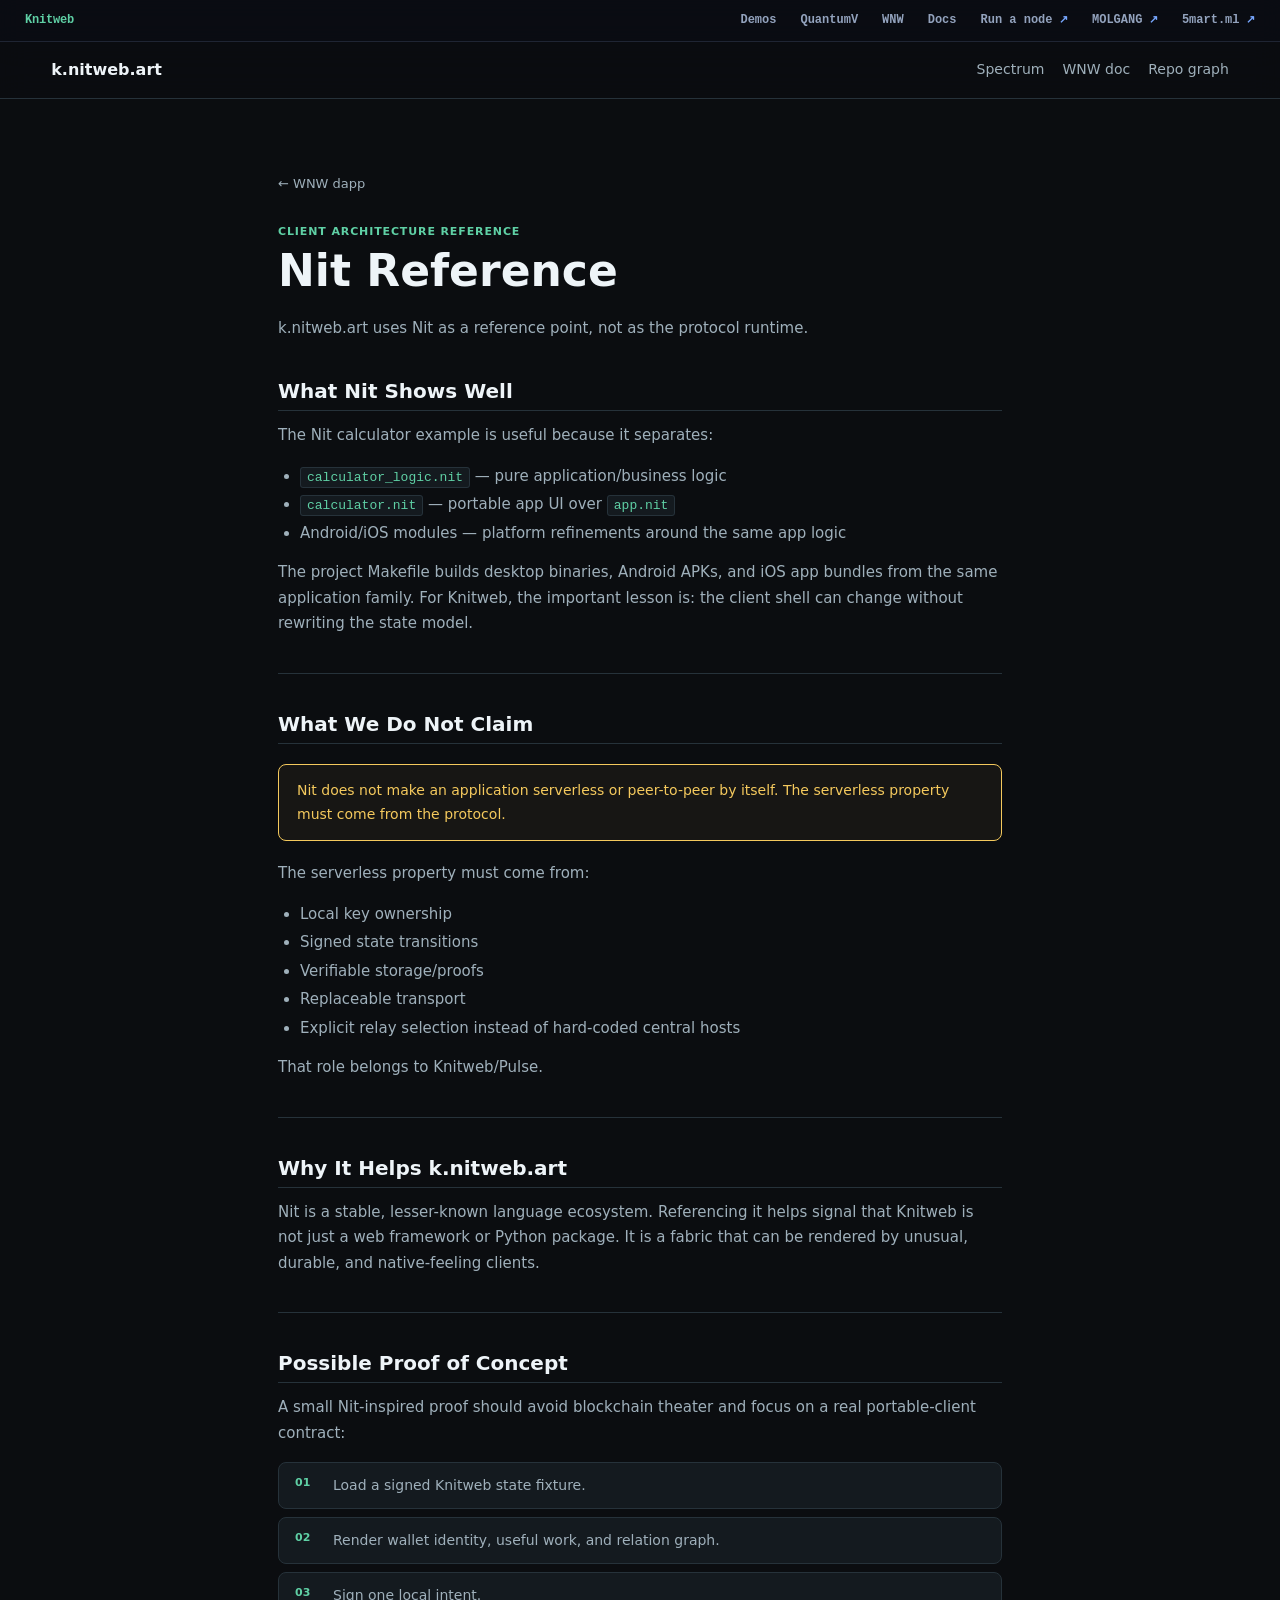
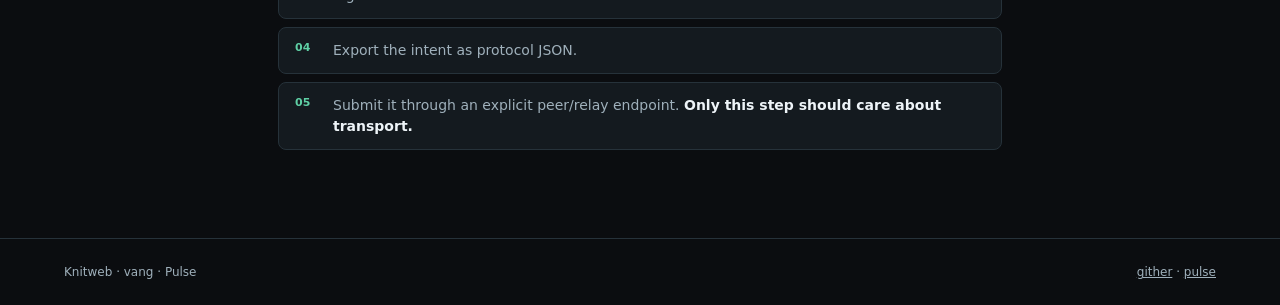
<file: web/docs/nit-reference.html>
<!doctype html>
<html lang="en">
<head>
  <meta charset="utf-8">
  <meta name="viewport" content="width=device-width, initial-scale=1">
  <title>Nit Reference — Knitweb</title>
  <meta name="description" content="Why Nit is a useful client-architecture reference for Knitweb portable dapps.">
  <link rel="stylesheet" href="../styles.css">
  <style>
    .doc-wrap { max-width: 820px; margin: 0 auto; padding: clamp(32px,6vw,72px) clamp(18px,5vw,48px); }
    .doc-back { font-size: 13px; color: var(--muted); text-decoration: none; }
    .doc-back:hover { color: var(--ink); }
    .doc-eyebrow { font-size: 11px; font-weight: 750; text-transform: uppercase;
                   letter-spacing: .08em; color: var(--accent); margin: 28px 0 6px; }
    h1 { font-size: clamp(28px,5vw,44px); font-weight: 800; line-height: 1.1; margin: 0 0 20px; }
    h2 { font-size: 20px; font-weight: 750; margin: 40px 0 12px; padding-bottom: 8px;
         border-bottom: 1px solid var(--line); }
    p  { color: var(--muted); margin: 0 0 16px; font-size: 15px; line-height: 1.7; }
    strong { color: var(--ink); }
    code { font-family: ui-monospace, monospace; font-size: 13px;
           background: var(--panel); padding: 2px 6px; border-radius: 3px;
           color: var(--accent); border: 1px solid var(--line); }
    ul, ol { margin: 0 0 16px; padding-left: 22px; }
    li { color: var(--muted); font-size: 15px; margin-bottom: 6px; }
    hr { border: none; border-top: 1px solid var(--line); margin: 36px 0; }
    .poc-list { display: flex; flex-direction: column; gap: 8px; margin: 16px 0; }
    .poc-step { display: flex; gap: 14px; align-items: flex-start;
                 padding: 12px 16px; border: 1px solid var(--line); border-radius: 8px;
                 background: var(--panel); }
    .poc-num { font-size: 11px; font-weight: 750; color: var(--accent); flex-shrink: 0; min-width: 24px; }
    .poc-text { font-size: 14px; color: var(--muted); }
    .poc-text code { font-size: 12px; }
    .note-box { border: 1px solid var(--warn); border-radius: 8px; padding: 14px 18px;
                 background: rgba(244,201,93,.05); margin: 20px 0; }
    .note-box p { color: var(--warn); margin: 0; font-size: 14px; }
  </style>
</head>
<body>
  <header class="topbar">
    <a class="brand" href="../worlds.html">k.nitweb.art</a>
    <nav aria-label="Primary">
      <a href="../worlds.html#spectrum">Spectrum</a>
      <a href="worlds-narrow-web.html">WNW doc</a>
      <a href="repository-graph.html">Repo graph</a>
    </nav>
  </header>

  <main>
    <div class="doc-wrap">
      <a class="doc-back" href="../worlds.html">← WNW dapp</a>
      <p class="doc-eyebrow">Client architecture reference</p>
      <h1>Nit Reference</h1>
      <p>k.nitweb.art uses Nit as a reference point, not as the protocol runtime.</p>

      <h2>What Nit Shows Well</h2>
      <p>The Nit calculator example is useful because it separates:</p>
      <ul>
        <li><code>calculator_logic.nit</code> — pure application/business logic</li>
        <li><code>calculator.nit</code> — portable app UI over <code>app.nit</code></li>
        <li>Android/iOS modules — platform refinements around the same app logic</li>
      </ul>
      <p>The project Makefile builds desktop binaries, Android APKs, and iOS app bundles from the same application family. For Knitweb, the important lesson is: the client shell can change without rewriting the state model.</p>

      <hr>

      <h2>What We Do Not Claim</h2>
      <div class="note-box">
        <p>Nit does not make an application serverless or peer-to-peer by itself. The serverless property must come from the protocol.</p>
      </div>
      <p>The serverless property must come from:</p>
      <ul>
        <li>Local key ownership</li>
        <li>Signed state transitions</li>
        <li>Verifiable storage/proofs</li>
        <li>Replaceable transport</li>
        <li>Explicit relay selection instead of hard-coded central hosts</li>
      </ul>
      <p>That role belongs to Knitweb/Pulse.</p>

      <hr>

      <h2>Why It Helps k.nitweb.art</h2>
      <p>Nit is a stable, lesser-known language ecosystem. Referencing it helps signal that Knitweb is not just a web framework or Python package. It is a fabric that can be rendered by unusual, durable, and native-feeling clients.</p>

      <hr>

      <h2>Possible Proof of Concept</h2>
      <p>A small Nit-inspired proof should avoid blockchain theater and focus on a real portable-client contract:</p>
      <div class="poc-list">
        <div class="poc-step"><span class="poc-num">01</span><span class="poc-text">Load a signed Knitweb state fixture.</span></div>
        <div class="poc-step"><span class="poc-num">02</span><span class="poc-text">Render wallet identity, useful work, and relation graph.</span></div>
        <div class="poc-step"><span class="poc-num">03</span><span class="poc-text">Sign one local intent.</span></div>
        <div class="poc-step"><span class="poc-num">04</span><span class="poc-text">Export the intent as protocol JSON.</span></div>
        <div class="poc-step"><span class="poc-num">05</span><span class="poc-text">Submit it through an explicit peer/relay endpoint. <strong>Only this step should care about transport.</strong></span></div>
      </div>
    </div>
  </main>

  <footer style="padding:24px clamp(18px,5vw,72px); border-top:1px solid var(--line); font-size:12px; color:var(--muted); display:flex; justify-content:space-between; align-items:center; flex-wrap:wrap; gap:12px;">
    <span>Knitweb · vang · Pulse</span>
    <span><a href="https://knitweb.github.io/gither/" style="color:var(--muted)">gither</a> · <a href="https://github.com/Knitweb/pulse" style="color:var(--muted)">pulse</a></span>
  </footer>
  <script src="../nav.js" defer></script>
</body>
</html>
</file>
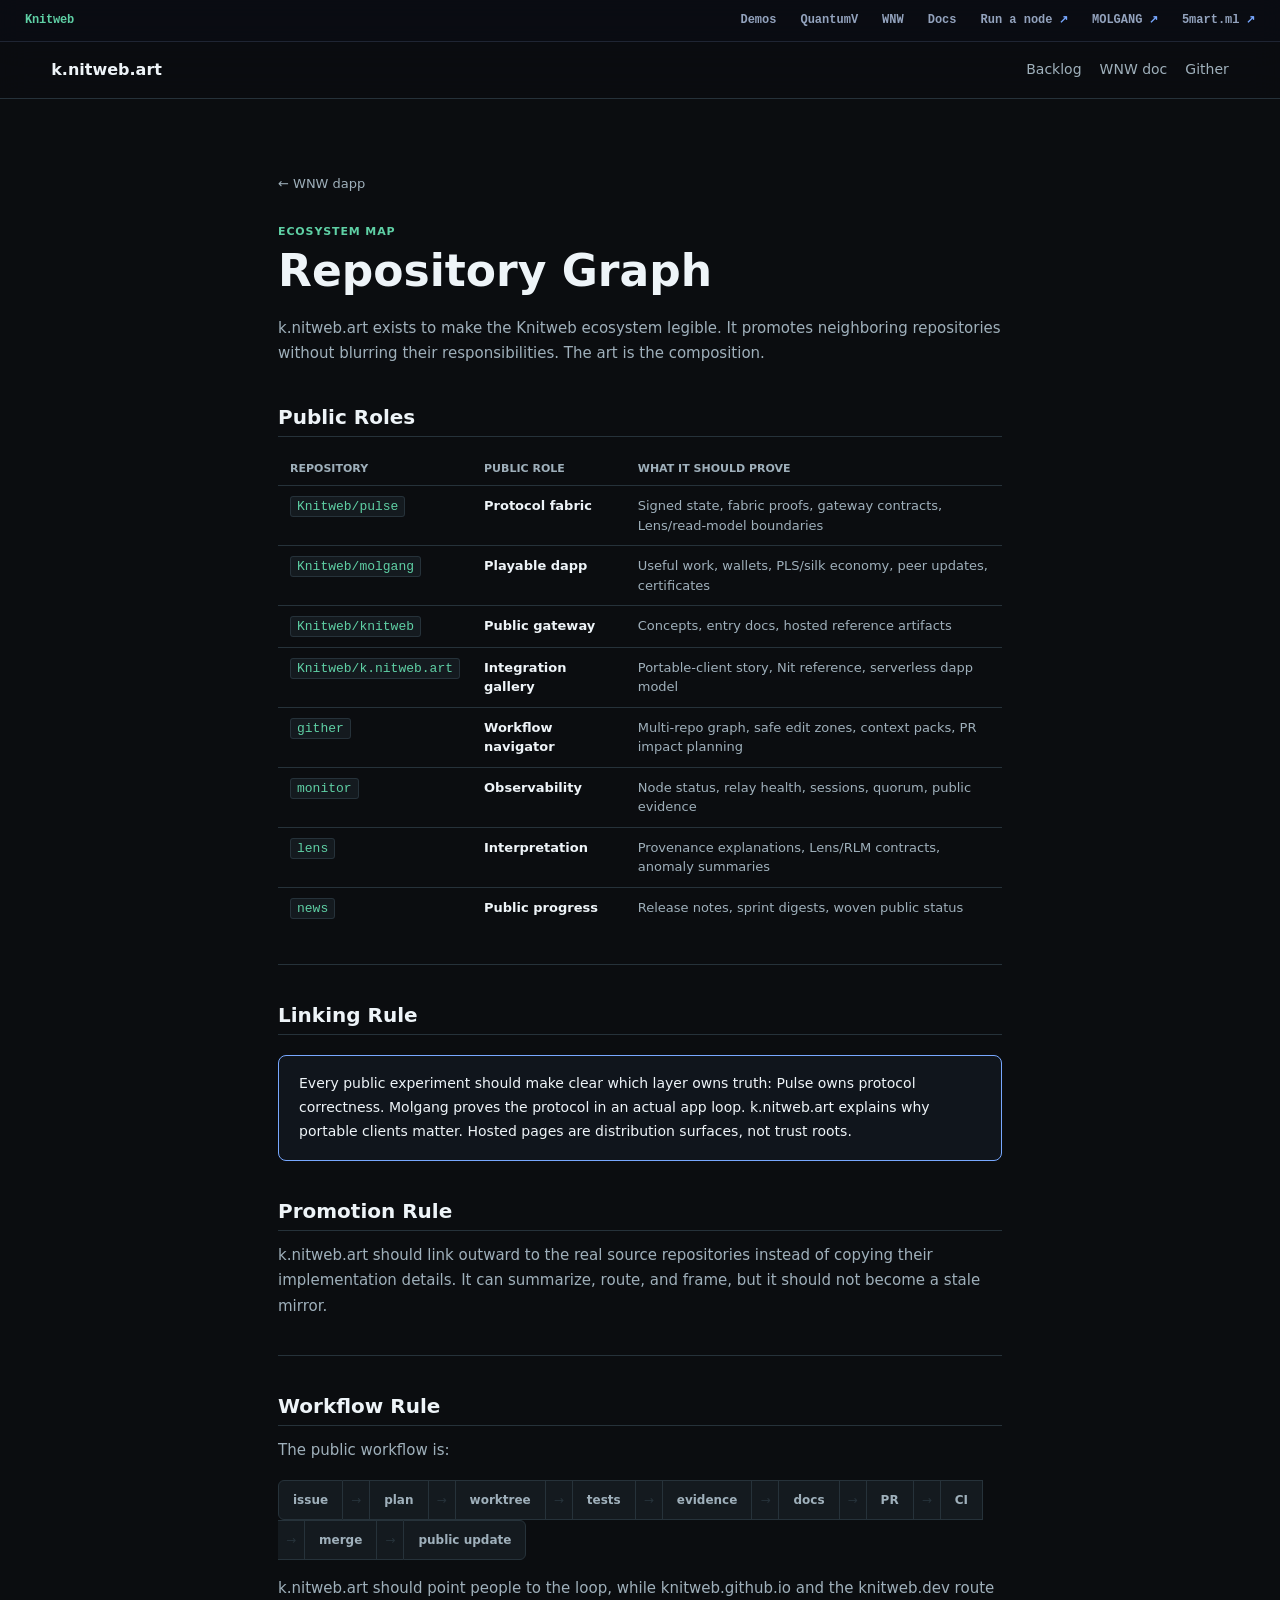
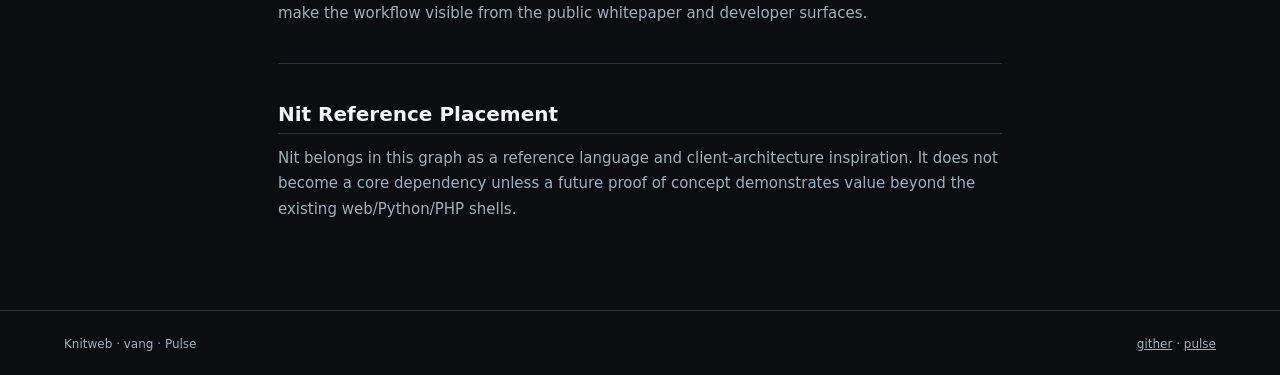
<file: web/docs/repository-graph.html>
<!doctype html>
<html lang="en">
<head>
  <meta charset="utf-8">
  <meta name="viewport" content="width=device-width, initial-scale=1">
  <title>Repository Graph — Knitweb</title>
  <meta name="description" content="The public roles of every Knitweb repository, linking rules, and the workflow loop.">
  <link rel="stylesheet" href="../styles.css">
  <style>
    .doc-wrap { max-width: 820px; margin: 0 auto; padding: clamp(32px,6vw,72px) clamp(18px,5vw,48px); }
    .doc-back { font-size: 13px; color: var(--muted); text-decoration: none; }
    .doc-back:hover { color: var(--ink); }
    .doc-eyebrow { font-size: 11px; font-weight: 750; text-transform: uppercase;
                   letter-spacing: .08em; color: var(--accent); margin: 28px 0 6px; }
    h1 { font-size: clamp(28px,5vw,44px); font-weight: 800; line-height: 1.1; margin: 0 0 20px; }
    h2 { font-size: 20px; font-weight: 750; margin: 40px 0 12px; padding-bottom: 8px;
         border-bottom: 1px solid var(--line); }
    p  { color: var(--muted); margin: 0 0 16px; font-size: 15px; line-height: 1.7; }
    strong { color: var(--ink); }
    code { font-family: ui-monospace, monospace; font-size: 13px;
           background: var(--panel); padding: 2px 6px; border-radius: 3px;
           color: var(--accent); border: 1px solid var(--line); }
    table { width: 100%; border-collapse: collapse; font-size: 13px; margin: 16px 0 24px; }
    th { text-align: left; padding: 8px 12px; border-bottom: 1px solid var(--line);
         color: var(--muted); font-size: 11px; text-transform: uppercase; font-weight: 700; }
    td { padding: 10px 12px; border-bottom: 1px solid var(--line); vertical-align: top; color: var(--muted); }
    td strong { color: var(--ink); }
    tr:last-child td { border-bottom: none; }
    ul, ol { margin: 0 0 16px; padding-left: 22px; }
    li { color: var(--muted); font-size: 15px; margin-bottom: 6px; }
    hr { border: none; border-top: 1px solid var(--line); margin: 36px 0; }
    .rule-box { border: 1px solid var(--accent-2); border-radius: 8px; padding: 16px 20px;
                 background: rgba(120,168,255,.05); margin: 20px 0; }
    .rule-box p { color: var(--ink); margin: 0; font-size: 14px; line-height: 1.7; }
    .flow-bar { display: flex; flex-wrap: wrap; gap: 0; margin: 16px 0; }
    .flow-step { padding: 10px 14px; background: var(--panel); border: 1px solid var(--line);
                  font-size: 12px; font-weight: 700; color: var(--muted); }
    .flow-step:first-child { border-radius: 6px 0 0 6px; }
    .flow-step:last-child { border-radius: 0 6px 6px 0; }
    .flow-arrow { padding: 10px 8px; font-size: 12px; color: var(--line); background: var(--panel);
                   border-top: 1px solid var(--line); border-bottom: 1px solid var(--line); }
  </style>
</head>
<body>
  <header class="topbar">
    <a class="brand" href="../worlds.html">k.nitweb.art</a>
    <nav aria-label="Primary">
      <a href="../worlds.html#backlog">Backlog</a>
      <a href="worlds-narrow-web.html">WNW doc</a>
      <a href="https://knitweb.github.io/gither/">Gither</a>
    </nav>
  </header>

  <main>
    <div class="doc-wrap">
      <a class="doc-back" href="../worlds.html">← WNW dapp</a>
      <p class="doc-eyebrow">Ecosystem map</p>
      <h1>Repository Graph</h1>
      <p>k.nitweb.art exists to make the Knitweb ecosystem legible. It promotes neighboring repositories without blurring their responsibilities. The art is the composition.</p>

      <h2>Public Roles</h2>
      <table>
        <thead><tr><th>Repository</th><th>Public role</th><th>What it should prove</th></tr></thead>
        <tbody>
          <tr><td><code>Knitweb/pulse</code></td><td><strong>Protocol fabric</strong></td><td>Signed state, fabric proofs, gateway contracts, Lens/read-model boundaries</td></tr>
          <tr><td><code>Knitweb/molgang</code></td><td><strong>Playable dapp</strong></td><td>Useful work, wallets, PLS/silk economy, peer updates, certificates</td></tr>
          <tr><td><code>Knitweb/knitweb</code></td><td><strong>Public gateway</strong></td><td>Concepts, entry docs, hosted reference artifacts</td></tr>
          <tr><td><code>Knitweb/k.nitweb.art</code></td><td><strong>Integration gallery</strong></td><td>Portable-client story, Nit reference, serverless dapp model</td></tr>
          <tr><td><code>gither</code></td><td><strong>Workflow navigator</strong></td><td>Multi-repo graph, safe edit zones, context packs, PR impact planning</td></tr>
          <tr><td><code>monitor</code></td><td><strong>Observability</strong></td><td>Node status, relay health, sessions, quorum, public evidence</td></tr>
          <tr><td><code>lens</code></td><td><strong>Interpretation</strong></td><td>Provenance explanations, Lens/RLM contracts, anomaly summaries</td></tr>
          <tr><td><code>news</code></td><td><strong>Public progress</strong></td><td>Release notes, sprint digests, woven public status</td></tr>
        </tbody>
      </table>

      <hr>

      <h2>Linking Rule</h2>
      <div class="rule-box">
        <p>Every public experiment should make clear which layer owns truth: Pulse owns protocol correctness. Molgang proves the protocol in an actual app loop. k.nitweb.art explains why portable clients matter. Hosted pages are distribution surfaces, not trust roots.</p>
      </div>

      <h2>Promotion Rule</h2>
      <p>k.nitweb.art should link outward to the real source repositories instead of copying their implementation details. It can summarize, route, and frame, but it should not become a stale mirror.</p>

      <hr>

      <h2>Workflow Rule</h2>
      <p>The public workflow is:</p>
      <div class="flow-bar">
        <span class="flow-step">issue</span>
        <span class="flow-arrow">→</span>
        <span class="flow-step">plan</span>
        <span class="flow-arrow">→</span>
        <span class="flow-step">worktree</span>
        <span class="flow-arrow">→</span>
        <span class="flow-step">tests</span>
        <span class="flow-arrow">→</span>
        <span class="flow-step">evidence</span>
        <span class="flow-arrow">→</span>
        <span class="flow-step">docs</span>
        <span class="flow-arrow">→</span>
        <span class="flow-step">PR</span>
        <span class="flow-arrow">→</span>
        <span class="flow-step">CI</span>
        <span class="flow-arrow">→</span>
        <span class="flow-step">merge</span>
        <span class="flow-arrow">→</span>
        <span class="flow-step">public update</span>
      </div>
      <p>k.nitweb.art should point people to the loop, while knitweb.github.io and the knitweb.dev route make the workflow visible from the public whitepaper and developer surfaces.</p>

      <hr>

      <h2>Nit Reference Placement</h2>
      <p>Nit belongs in this graph as a reference language and client-architecture inspiration. It does not become a core dependency unless a future proof of concept demonstrates value beyond the existing web/Python/PHP shells.</p>
    </div>
  </main>

  <footer style="padding:24px clamp(18px,5vw,72px); border-top:1px solid var(--line); font-size:12px; color:var(--muted); display:flex; justify-content:space-between; align-items:center; flex-wrap:wrap; gap:12px;">
    <span>Knitweb · vang · Pulse</span>
    <span><a href="https://knitweb.github.io/gither/" style="color:var(--muted)">gither</a> · <a href="https://github.com/Knitweb/pulse" style="color:var(--muted)">pulse</a></span>
  </footer>
  <script src="../nav.js" defer></script>
</body>
</html>
</file>
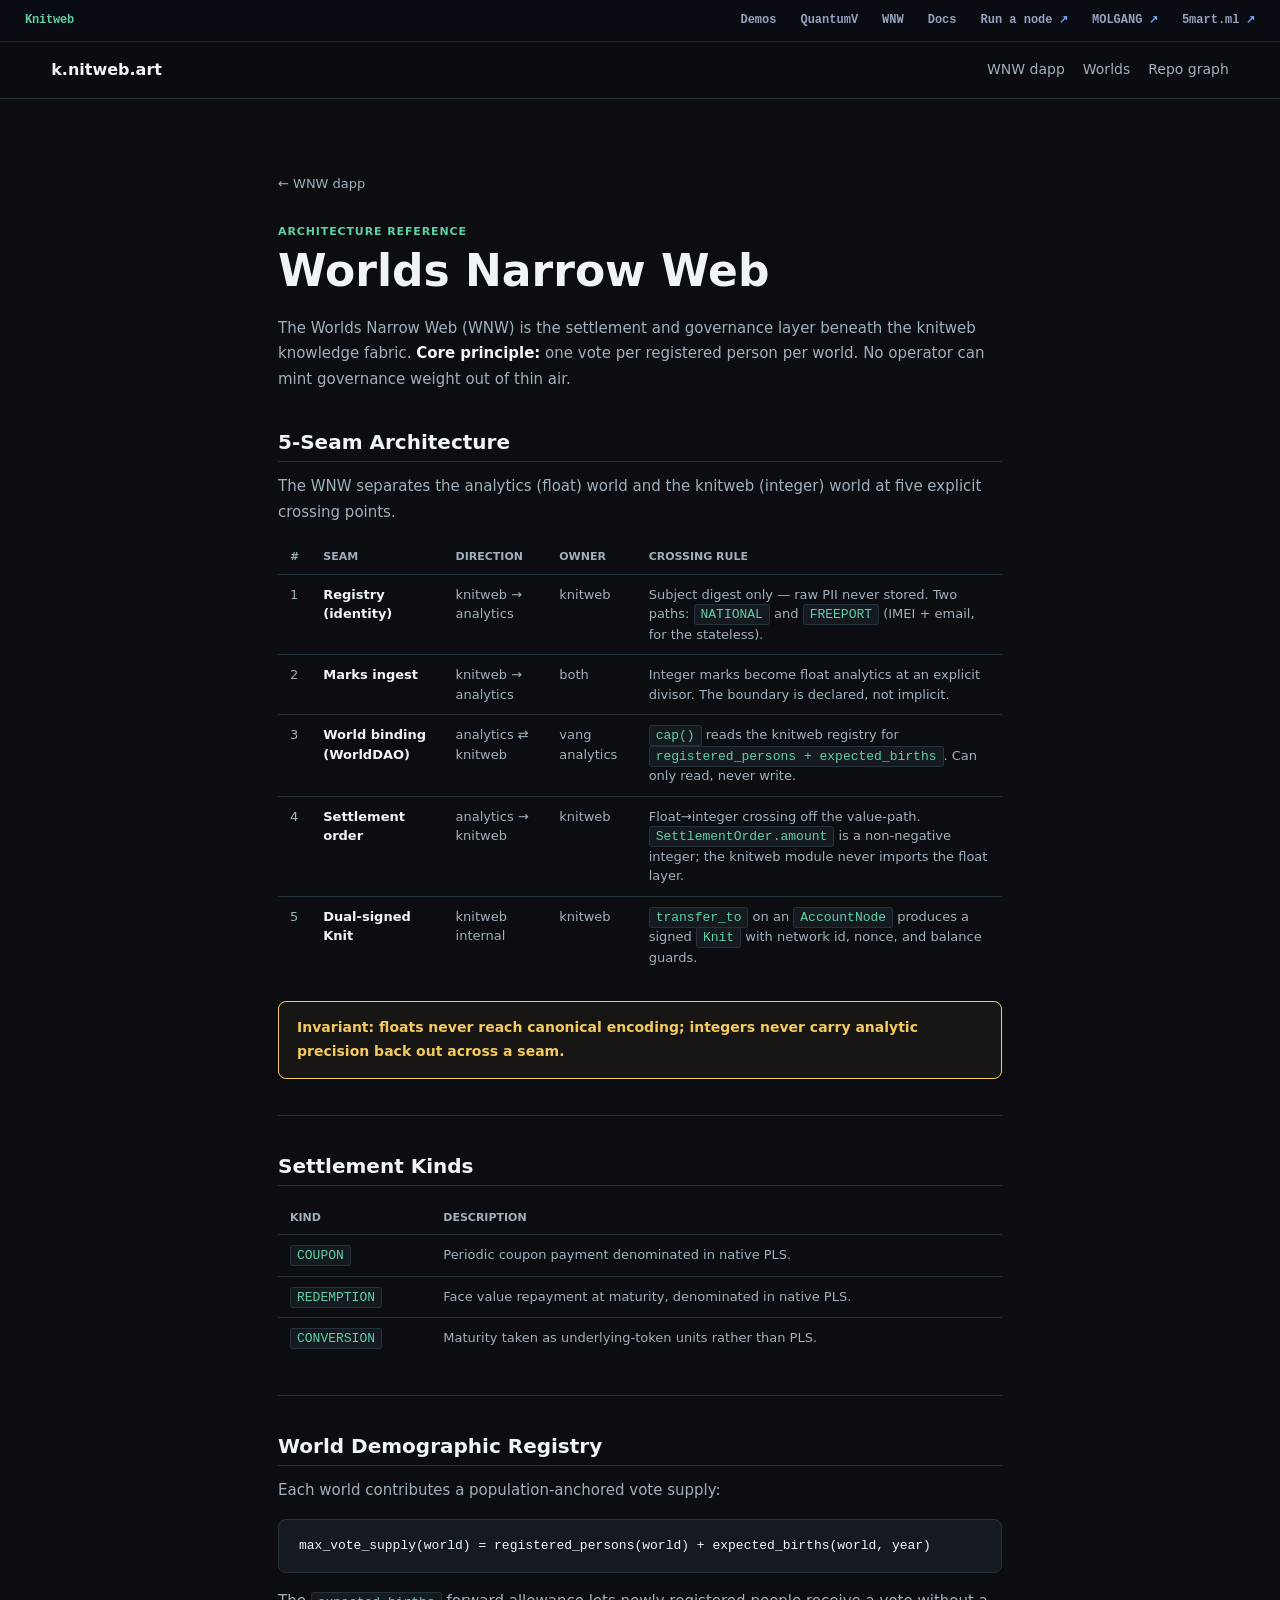
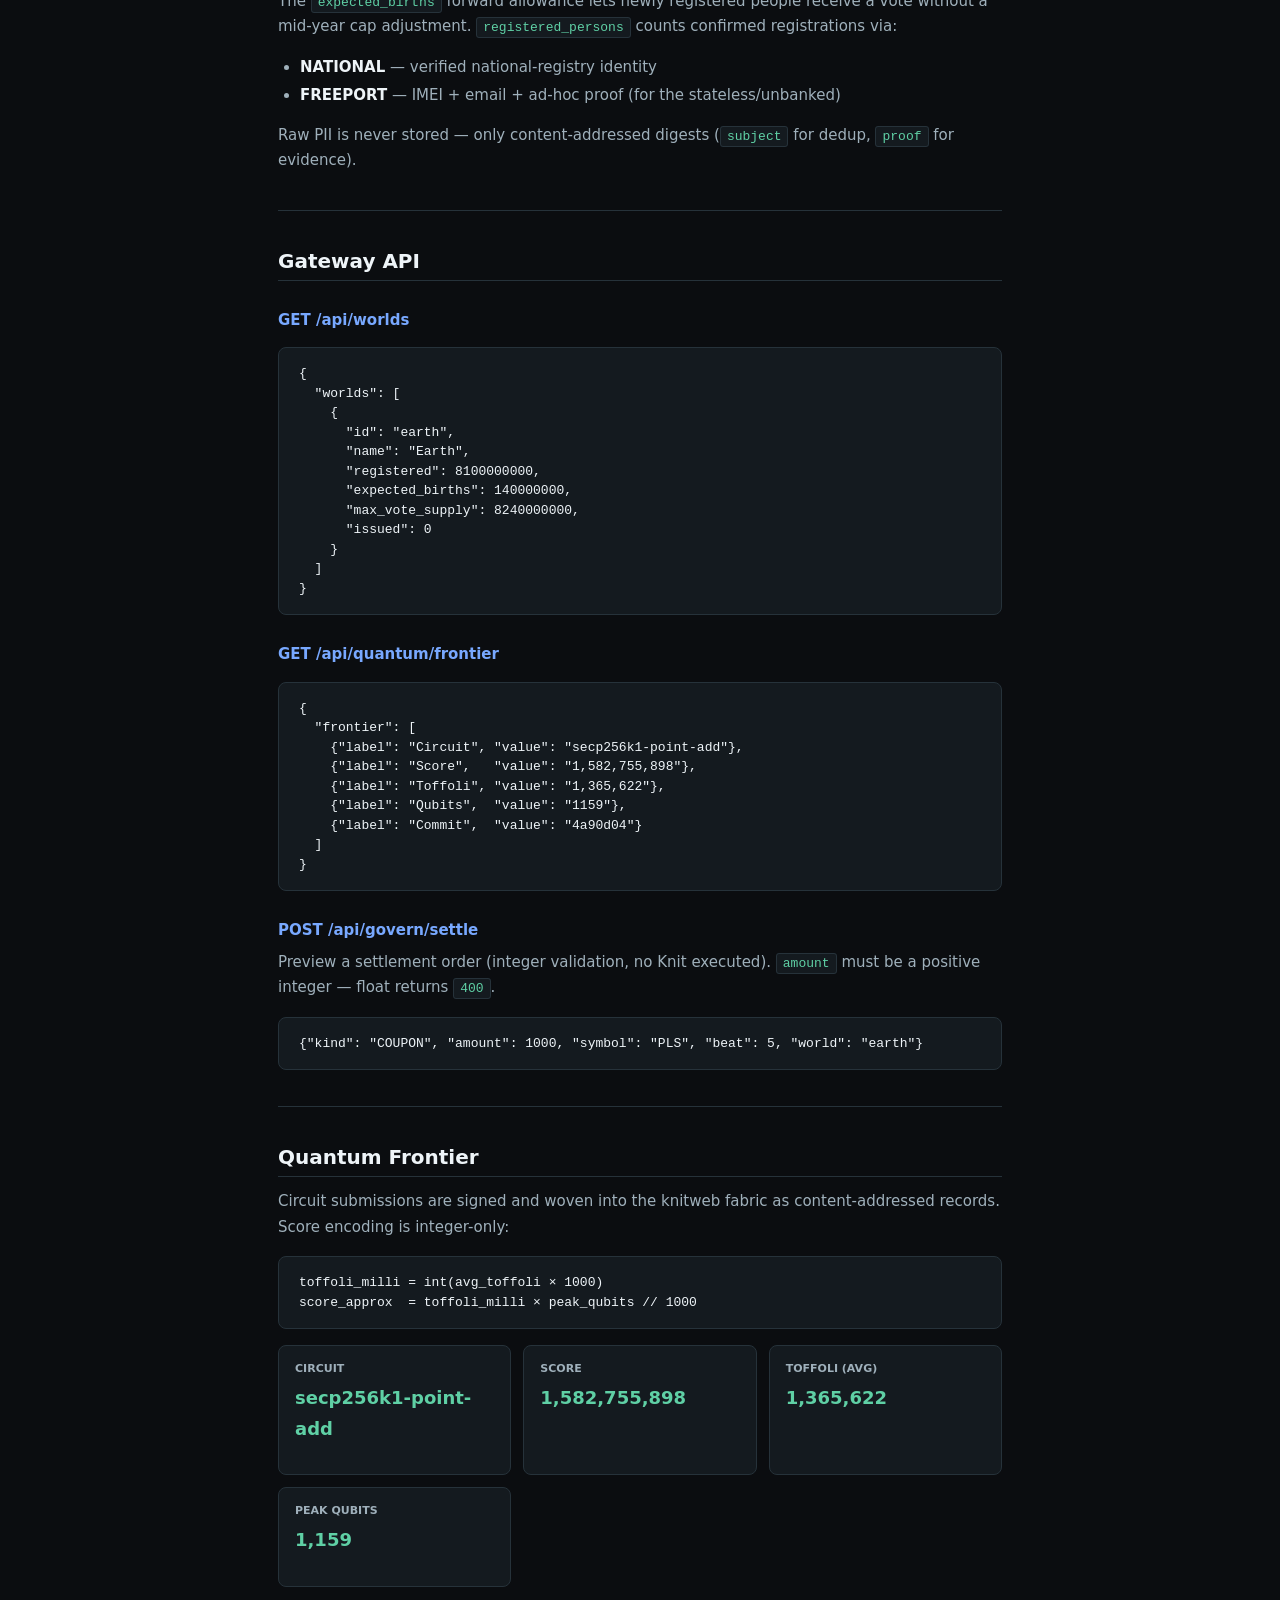
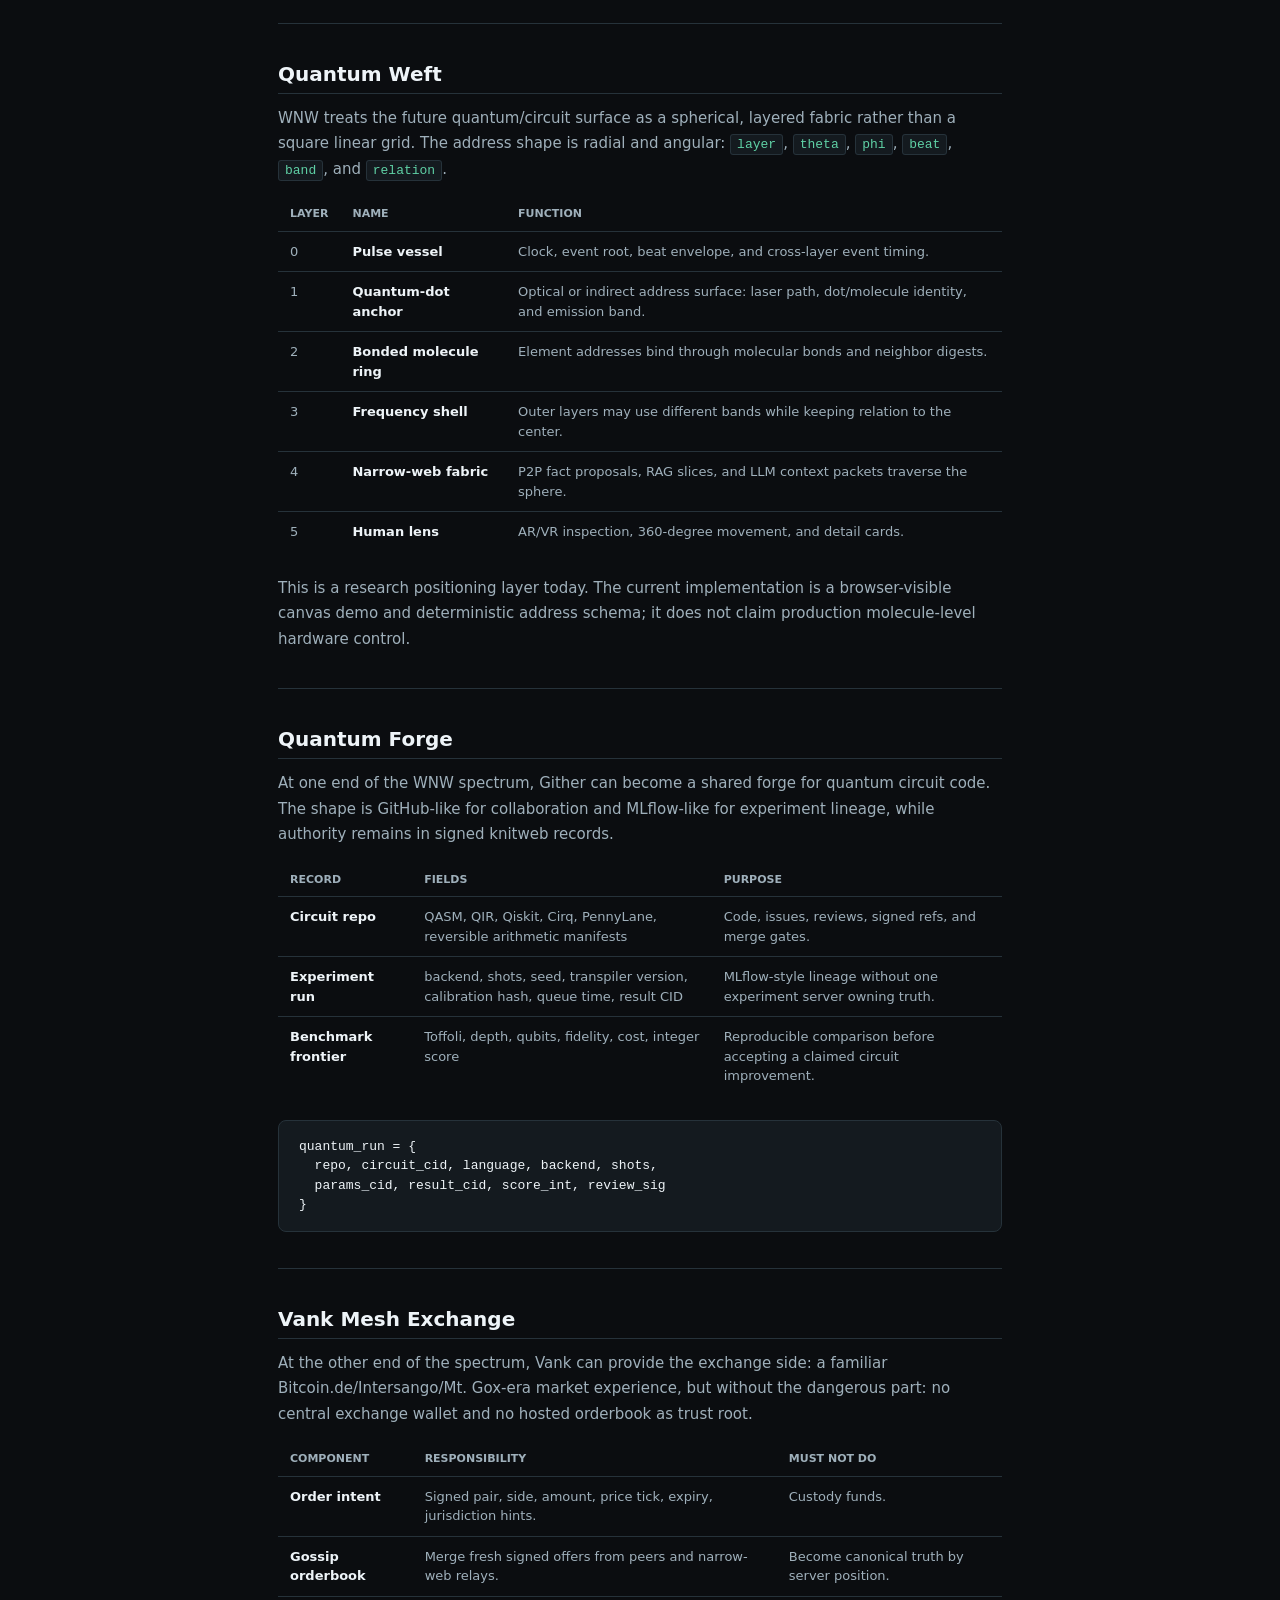
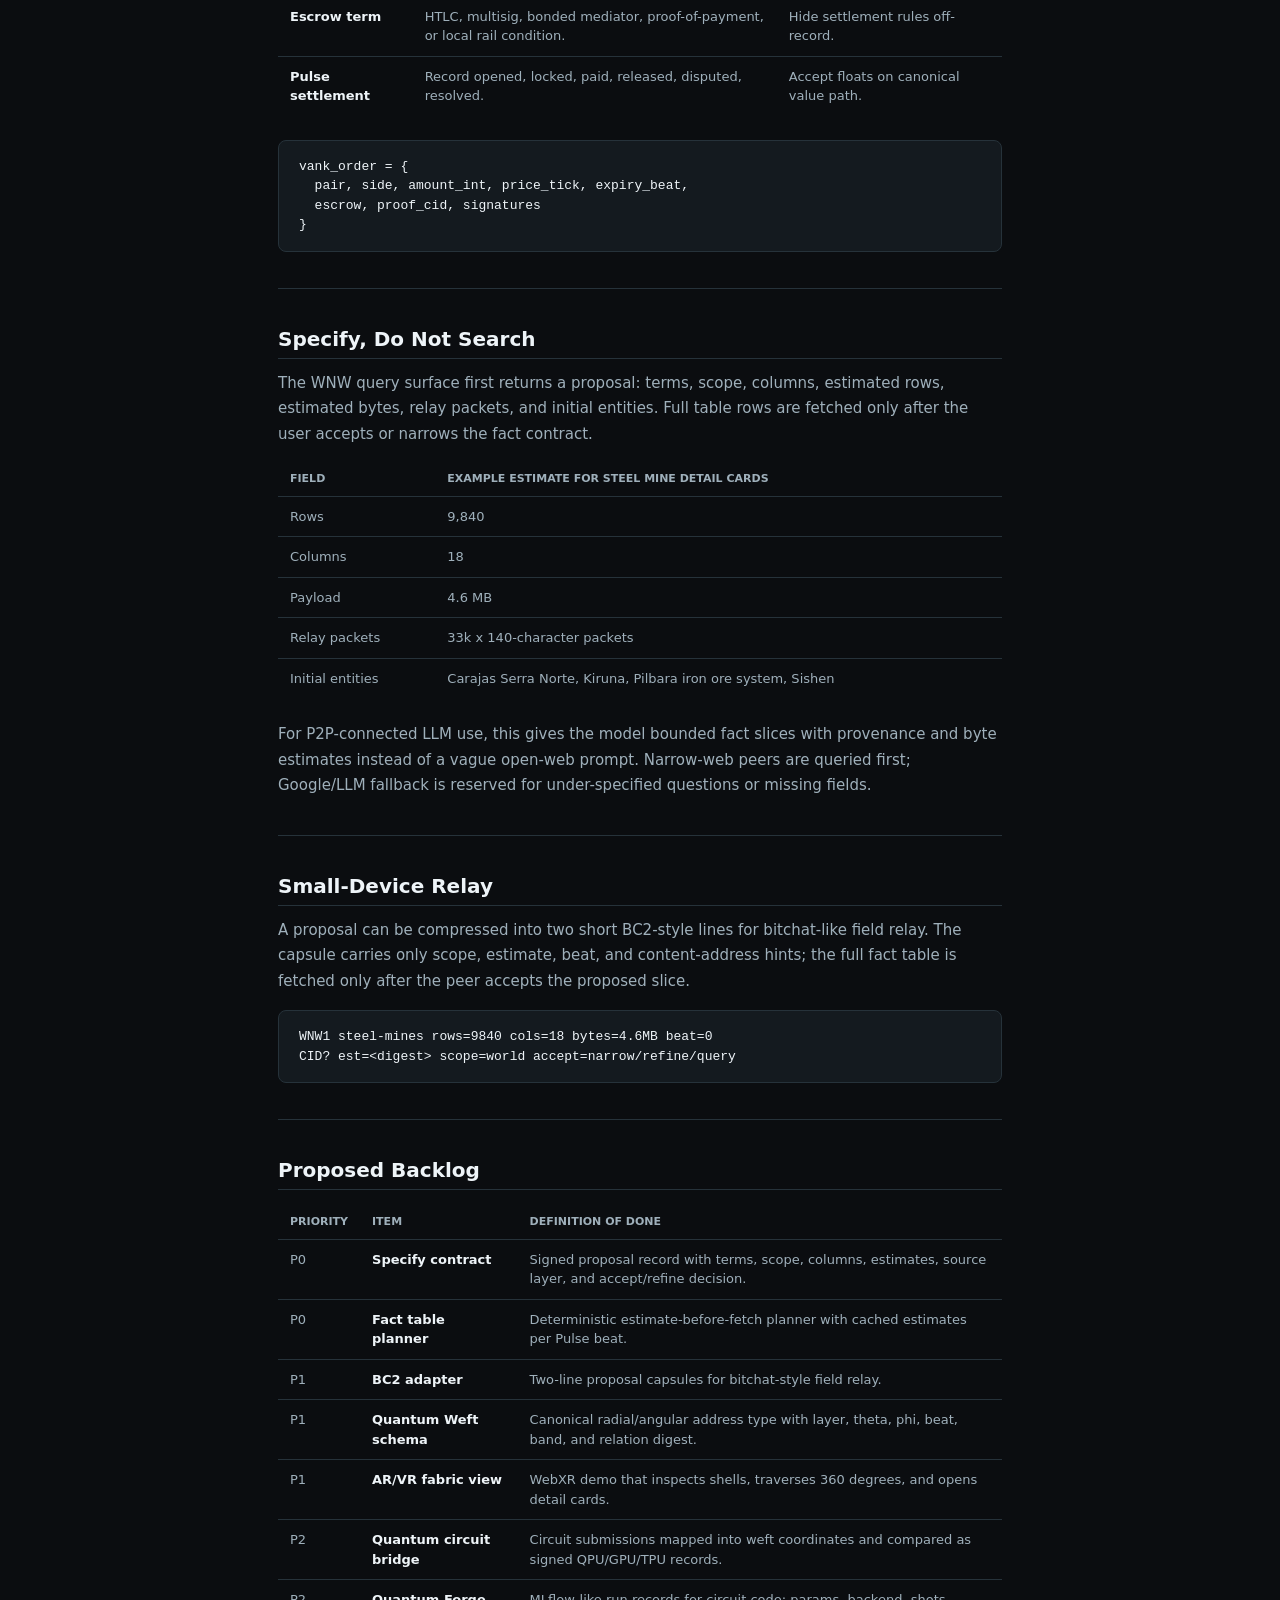
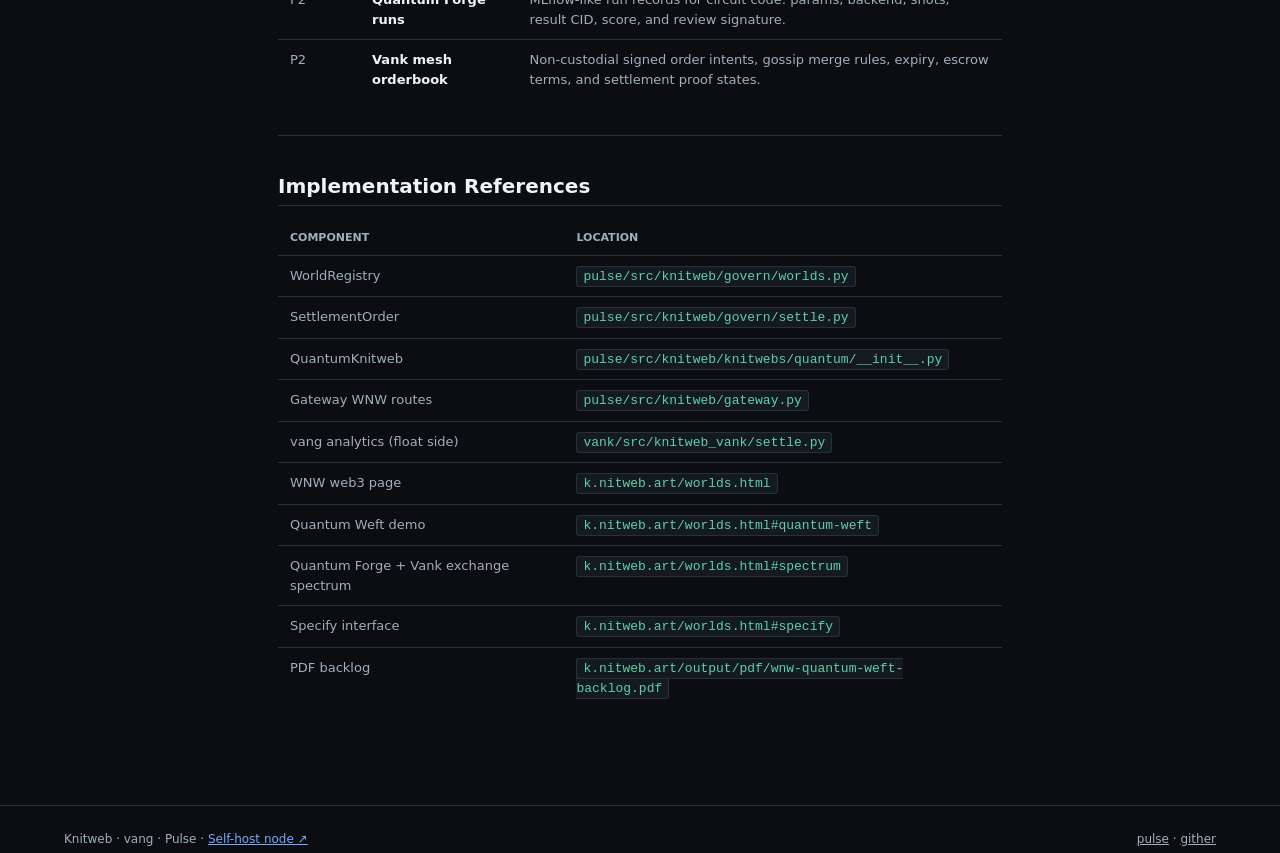
<file: web/docs/worlds-narrow-web.html>
<!doctype html>
<html lang="en">
<head>
  <meta charset="utf-8">
  <meta name="viewport" content="width=device-width, initial-scale=1">
  <title>Worlds Narrow Web — Architecture Reference</title>
  <meta name="description" content="WNW 5-seam architecture, settlement kinds, world registry, gateway API, and quantum frontier.">
  <link rel="stylesheet" href="../styles.css">
  <style>
    .doc-wrap {
      max-width: 820px;
      margin: 0 auto;
      padding: clamp(32px,6vw,72px) clamp(18px,5vw,48px);
    }
    .doc-back { font-size: 13px; color: var(--muted); text-decoration: none; }
    .doc-back:hover { color: var(--ink); }
    .doc-eyebrow { font-size: 11px; font-weight: 750; text-transform: uppercase;
                   letter-spacing: .08em; color: var(--accent); margin: 28px 0 6px; }
    h1 { font-size: clamp(28px,5vw,44px); font-weight: 800; line-height: 1.1; margin: 0 0 20px; }
    h2 { font-size: 20px; font-weight: 750; margin: 40px 0 12px; padding-bottom: 8px;
         border-bottom: 1px solid var(--line); }
    h3 { font-size: 15px; font-weight: 750; margin: 28px 0 8px; color: var(--accent-2); }
    p  { color: var(--muted); margin: 0 0 16px; font-size: 15px; line-height: 1.7; }
    strong { color: var(--ink); }
    code { font-family: ui-monospace, monospace; font-size: 13px;
           background: var(--panel); padding: 2px 6px; border-radius: 3px;
           color: var(--accent); border: 1px solid var(--line); }
    pre { background: var(--panel); border: 1px solid var(--line); border-radius: 8px;
          padding: 16px 20px; overflow-x: auto; margin: 16px 0; }
    pre code { background: none; border: none; padding: 0; font-size: 13px; color: var(--ink); }
    table { width: 100%; border-collapse: collapse; font-size: 13px; margin: 16px 0 24px; }
    th { text-align: left; padding: 8px 12px; border-bottom: 1px solid var(--line);
         color: var(--muted); font-size: 11px; text-transform: uppercase; font-weight: 700; }
    td { padding: 10px 12px; border-bottom: 1px solid var(--line); vertical-align: top; color: var(--muted); }
    td strong { color: var(--ink); }
    tr:last-child td { border-bottom: none; }
    .badge-a { display: inline-block; padding: 2px 7px; border-radius: 4px; font-size: 11px;
                font-weight: 700; text-transform: uppercase;
                background: rgba(244,201,93,.13); color: var(--warn); }
    .badge-k { display: inline-block; padding: 2px 7px; border-radius: 4px; font-size: 11px;
                font-weight: 700; text-transform: uppercase;
                background: rgba(95,208,165,.13); color: var(--accent); }
    ul, ol { margin: 0 0 16px; padding-left: 22px; }
    li { color: var(--muted); font-size: 15px; margin-bottom: 6px; }
    .invariant-box { border: 1px solid var(--warn); border-radius: 8px; padding: 14px 18px;
                      background: rgba(244,201,93,.05); margin: 16px 0; }
    .invariant-box p { color: var(--warn); margin: 0; font-size: 14px; font-weight: 600; }
    hr { border: none; border-top: 1px solid var(--line); margin: 36px 0; }
    .metric-grid { display: grid; grid-template-columns: repeat(auto-fill, minmax(200px,1fr));
                    gap: 12px; margin: 16px 0; }
    .metric-card { padding: 14px 16px; border: 1px solid var(--line); border-radius: 8px;
                    background: var(--panel); }
    .metric-label { font-size: 11px; color: var(--muted); text-transform: uppercase;
                     font-weight: 700; margin: 0 0 4px; }
    .metric-val { font-size: 18px; font-weight: 750; color: var(--accent); }
  </style>
</head>
<body>
  <header class="topbar">
    <a class="brand" href="../worlds.html">k.nitweb.art</a>
    <nav aria-label="Primary">
      <a href="../worlds.html">WNW dapp</a>
      <a href="../worlds.html#worlds">Worlds</a>
      <a href="repository-graph.html">Repo graph</a>
    </nav>
  </header>

  <main>
    <div class="doc-wrap">
      <a class="doc-back" href="../worlds.html">← WNW dapp</a>
      <p class="doc-eyebrow">Architecture reference</p>
      <h1>Worlds Narrow Web</h1>
      <p>The Worlds Narrow Web (WNW) is the settlement and governance layer beneath the knitweb knowledge fabric. <strong>Core principle:</strong> one vote per registered person per world. No operator can mint governance weight out of thin air.</p>

      <h2>5-Seam Architecture</h2>
      <p>The WNW separates the analytics (float) world and the knitweb (integer) world at five explicit crossing points.</p>
      <table>
        <thead><tr><th>#</th><th>Seam</th><th>Direction</th><th>Owner</th><th>Crossing rule</th></tr></thead>
        <tbody>
          <tr><td>1</td><td><strong>Registry (identity)</strong></td><td>knitweb → analytics</td><td>knitweb</td><td>Subject digest only — raw PII never stored. Two paths: <code>NATIONAL</code> and <code>FREEPORT</code> (IMEI + email, for the stateless).</td></tr>
          <tr><td>2</td><td><strong>Marks ingest</strong></td><td>knitweb → analytics</td><td>both</td><td>Integer marks become float analytics at an explicit divisor. The boundary is declared, not implicit.</td></tr>
          <tr><td>3</td><td><strong>World binding (WorldDAO)</strong></td><td>analytics ⇄ knitweb</td><td>vang analytics</td><td><code>cap()</code> reads the knitweb registry for <code>registered_persons + expected_births</code>. Can only read, never write.</td></tr>
          <tr><td>4</td><td><strong>Settlement order</strong></td><td>analytics → knitweb</td><td>knitweb</td><td>Float→integer crossing off the value-path. <code>SettlementOrder.amount</code> is a non-negative integer; the knitweb module never imports the float layer.</td></tr>
          <tr><td>5</td><td><strong>Dual-signed Knit</strong></td><td>knitweb internal</td><td>knitweb</td><td><code>transfer_to</code> on an <code>AccountNode</code> produces a signed <code>Knit</code> with network id, nonce, and balance guards.</td></tr>
        </tbody>
      </table>
      <div class="invariant-box">
        <p>Invariant: floats never reach canonical encoding; integers never carry analytic precision back out across a seam.</p>
      </div>

      <hr>

      <h2>Settlement Kinds</h2>
      <table>
        <thead><tr><th>Kind</th><th>Description</th></tr></thead>
        <tbody>
          <tr><td><code>COUPON</code></td><td>Periodic coupon payment denominated in native PLS.</td></tr>
          <tr><td><code>REDEMPTION</code></td><td>Face value repayment at maturity, denominated in native PLS.</td></tr>
          <tr><td><code>CONVERSION</code></td><td>Maturity taken as underlying-token units rather than PLS.</td></tr>
        </tbody>
      </table>

      <hr>

      <h2>World Demographic Registry</h2>
      <p>Each world contributes a population-anchored vote supply:</p>
      <pre><code>max_vote_supply(world) = registered_persons(world) + expected_births(world, year)</code></pre>
      <p>The <code>expected_births</code> forward allowance lets newly registered people receive a vote without a mid-year cap adjustment. <code>registered_persons</code> counts confirmed registrations via:</p>
      <ul>
        <li><strong>NATIONAL</strong> — verified national-registry identity</li>
        <li><strong>FREEPORT</strong> — IMEI + email + ad-hoc proof (for the stateless/unbanked)</li>
      </ul>
      <p>Raw PII is never stored — only content-addressed digests (<code>subject</code> for dedup, <code>proof</code> for evidence).</p>

      <hr>

      <h2>Gateway API</h2>

      <h3>GET /api/worlds</h3>
      <pre><code>{
  "worlds": [
    {
      "id": "earth",
      "name": "Earth",
      "registered": 8100000000,
      "expected_births": 140000000,
      "max_vote_supply": 8240000000,
      "issued": 0
    }
  ]
}</code></pre>

      <h3>GET /api/quantum/frontier</h3>
      <pre><code>{
  "frontier": [
    {"label": "Circuit", "value": "secp256k1-point-add"},
    {"label": "Score",   "value": "1,582,755,898"},
    {"label": "Toffoli", "value": "1,365,622"},
    {"label": "Qubits",  "value": "1159"},
    {"label": "Commit",  "value": "4a90d04"}
  ]
}</code></pre>

      <h3>POST /api/govern/settle</h3>
      <p>Preview a settlement order (integer validation, no Knit executed). <code>amount</code> must be a positive integer — float returns <code>400</code>.</p>
      <pre><code>{"kind": "COUPON", "amount": 1000, "symbol": "PLS", "beat": 5, "world": "earth"}</code></pre>

      <hr>

      <h2>Quantum Frontier</h2>
      <p>Circuit submissions are signed and woven into the knitweb fabric as content-addressed records. Score encoding is integer-only:</p>
      <pre><code>toffoli_milli = int(avg_toffoli × 1000)
score_approx  = toffoli_milli × peak_qubits // 1000</code></pre>

      <div class="metric-grid">
        <div class="metric-card"><p class="metric-label">Circuit</p><p class="metric-val">secp256k1-point-add</p></div>
        <div class="metric-card"><p class="metric-label">Score</p><p class="metric-val">1,582,755,898</p></div>
        <div class="metric-card"><p class="metric-label">Toffoli (avg)</p><p class="metric-val">1,365,622</p></div>
        <div class="metric-card"><p class="metric-label">Peak qubits</p><p class="metric-val">1,159</p></div>
      </div>

      <hr>

      <h2>Quantum Weft</h2>
      <p>WNW treats the future quantum/circuit surface as a spherical, layered fabric rather than a square linear grid. The address shape is radial and angular: <code>layer</code>, <code>theta</code>, <code>phi</code>, <code>beat</code>, <code>band</code>, and <code>relation</code>.</p>
      <table>
        <thead><tr><th>Layer</th><th>Name</th><th>Function</th></tr></thead>
        <tbody>
          <tr><td>0</td><td><strong>Pulse vessel</strong></td><td>Clock, event root, beat envelope, and cross-layer event timing.</td></tr>
          <tr><td>1</td><td><strong>Quantum-dot anchor</strong></td><td>Optical or indirect address surface: laser path, dot/molecule identity, and emission band.</td></tr>
          <tr><td>2</td><td><strong>Bonded molecule ring</strong></td><td>Element addresses bind through molecular bonds and neighbor digests.</td></tr>
          <tr><td>3</td><td><strong>Frequency shell</strong></td><td>Outer layers may use different bands while keeping relation to the center.</td></tr>
          <tr><td>4</td><td><strong>Narrow-web fabric</strong></td><td>P2P fact proposals, RAG slices, and LLM context packets traverse the sphere.</td></tr>
          <tr><td>5</td><td><strong>Human lens</strong></td><td>AR/VR inspection, 360-degree movement, and detail cards.</td></tr>
        </tbody>
      </table>
      <p>This is a research positioning layer today. The current implementation is a browser-visible canvas demo and deterministic address schema; it does not claim production molecule-level hardware control.</p>

      <hr>

      <h2>Quantum Forge</h2>
      <p>At one end of the WNW spectrum, Gither can become a shared forge for quantum circuit code. The shape is GitHub-like for collaboration and MLflow-like for experiment lineage, while authority remains in signed knitweb records.</p>
      <table>
        <thead><tr><th>Record</th><th>Fields</th><th>Purpose</th></tr></thead>
        <tbody>
          <tr><td><strong>Circuit repo</strong></td><td>QASM, QIR, Qiskit, Cirq, PennyLane, reversible arithmetic manifests</td><td>Code, issues, reviews, signed refs, and merge gates.</td></tr>
          <tr><td><strong>Experiment run</strong></td><td>backend, shots, seed, transpiler version, calibration hash, queue time, result CID</td><td>MLflow-style lineage without one experiment server owning truth.</td></tr>
          <tr><td><strong>Benchmark frontier</strong></td><td>Toffoli, depth, qubits, fidelity, cost, integer score</td><td>Reproducible comparison before accepting a claimed circuit improvement.</td></tr>
        </tbody>
      </table>
      <pre><code>quantum_run = {
  repo, circuit_cid, language, backend, shots,
  params_cid, result_cid, score_int, review_sig
}</code></pre>

      <hr>

      <h2>Vank Mesh Exchange</h2>
      <p>At the other end of the spectrum, Vank can provide the exchange side: a familiar Bitcoin.de/Intersango/Mt. Gox-era market experience, but without the dangerous part: no central exchange wallet and no hosted orderbook as trust root.</p>
      <table>
        <thead><tr><th>Component</th><th>Responsibility</th><th>Must not do</th></tr></thead>
        <tbody>
          <tr><td><strong>Order intent</strong></td><td>Signed pair, side, amount, price tick, expiry, jurisdiction hints.</td><td>Custody funds.</td></tr>
          <tr><td><strong>Gossip orderbook</strong></td><td>Merge fresh signed offers from peers and narrow-web relays.</td><td>Become canonical truth by server position.</td></tr>
          <tr><td><strong>Escrow term</strong></td><td>HTLC, multisig, bonded mediator, proof-of-payment, or local rail condition.</td><td>Hide settlement rules off-record.</td></tr>
          <tr><td><strong>Pulse settlement</strong></td><td>Record opened, locked, paid, released, disputed, resolved.</td><td>Accept floats on canonical value path.</td></tr>
        </tbody>
      </table>
      <pre><code>vank_order = {
  pair, side, amount_int, price_tick, expiry_beat,
  escrow, proof_cid, signatures
}</code></pre>

      <hr>

      <h2>Specify, Do Not Search</h2>
      <p>The WNW query surface first returns a proposal: terms, scope, columns, estimated rows, estimated bytes, relay packets, and initial entities. Full table rows are fetched only after the user accepts or narrows the fact contract.</p>
      <table>
        <thead><tr><th>Field</th><th>Example estimate for steel mine detail cards</th></tr></thead>
        <tbody>
          <tr><td>Rows</td><td>9,840</td></tr>
          <tr><td>Columns</td><td>18</td></tr>
          <tr><td>Payload</td><td>4.6 MB</td></tr>
          <tr><td>Relay packets</td><td>33k x 140-character packets</td></tr>
          <tr><td>Initial entities</td><td>Carajas Serra Norte, Kiruna, Pilbara iron ore system, Sishen</td></tr>
        </tbody>
      </table>
      <p>For P2P-connected LLM use, this gives the model bounded fact slices with provenance and byte estimates instead of a vague open-web prompt. Narrow-web peers are queried first; Google/LLM fallback is reserved for under-specified questions or missing fields.</p>

      <hr>

      <h2>Small-Device Relay</h2>
      <p>A proposal can be compressed into two short BC2-style lines for bitchat-like field relay. The capsule carries only scope, estimate, beat, and content-address hints; the full fact table is fetched only after the peer accepts the proposed slice.</p>
      <pre><code>WNW1 steel-mines rows=9840 cols=18 bytes=4.6MB beat=0
CID? est=&lt;digest&gt; scope=world accept=narrow/refine/query</code></pre>

      <hr>

      <h2>Proposed Backlog</h2>
      <table>
        <thead><tr><th>Priority</th><th>Item</th><th>Definition of done</th></tr></thead>
        <tbody>
          <tr><td>P0</td><td><strong>Specify contract</strong></td><td>Signed proposal record with terms, scope, columns, estimates, source layer, and accept/refine decision.</td></tr>
          <tr><td>P0</td><td><strong>Fact table planner</strong></td><td>Deterministic estimate-before-fetch planner with cached estimates per Pulse beat.</td></tr>
          <tr><td>P1</td><td><strong>BC2 adapter</strong></td><td>Two-line proposal capsules for bitchat-style field relay.</td></tr>
          <tr><td>P1</td><td><strong>Quantum Weft schema</strong></td><td>Canonical radial/angular address type with layer, theta, phi, beat, band, and relation digest.</td></tr>
          <tr><td>P1</td><td><strong>AR/VR fabric view</strong></td><td>WebXR demo that inspects shells, traverses 360 degrees, and opens detail cards.</td></tr>
          <tr><td>P2</td><td><strong>Quantum circuit bridge</strong></td><td>Circuit submissions mapped into weft coordinates and compared as signed QPU/GPU/TPU records.</td></tr>
          <tr><td>P2</td><td><strong>Quantum Forge runs</strong></td><td>MLflow-like run records for circuit code: params, backend, shots, result CID, score, and review signature.</td></tr>
          <tr><td>P2</td><td><strong>Vank mesh orderbook</strong></td><td>Non-custodial signed order intents, gossip merge rules, expiry, escrow terms, and settlement proof states.</td></tr>
        </tbody>
      </table>

      <hr>

      <h2>Implementation References</h2>
      <table>
        <thead><tr><th>Component</th><th>Location</th></tr></thead>
        <tbody>
          <tr><td>WorldRegistry</td><td><code>pulse/src/knitweb/govern/worlds.py</code></td></tr>
          <tr><td>SettlementOrder</td><td><code>pulse/src/knitweb/govern/settle.py</code></td></tr>
          <tr><td>QuantumKnitweb</td><td><code>pulse/src/knitweb/knitwebs/quantum/__init__.py</code></td></tr>
          <tr><td>Gateway WNW routes</td><td><code>pulse/src/knitweb/gateway.py</code></td></tr>
          <tr><td>vang analytics (float side)</td><td><code>vank/src/knitweb_vank/settle.py</code></td></tr>
          <tr><td>WNW web3 page</td><td><code>k.nitweb.art/worlds.html</code></td></tr>
          <tr><td>Quantum Weft demo</td><td><code>k.nitweb.art/worlds.html#quantum-weft</code></td></tr>
          <tr><td>Quantum Forge + Vank exchange spectrum</td><td><code>k.nitweb.art/worlds.html#spectrum</code></td></tr>
          <tr><td>Specify interface</td><td><code>k.nitweb.art/worlds.html#specify</code></td></tr>
          <tr><td>PDF backlog</td><td><code>k.nitweb.art/output/pdf/wnw-quantum-weft-backlog.pdf</code></td></tr>
        </tbody>
      </table>
    </div>
  </main>

  <footer style="padding:24px clamp(18px,5vw,72px); border-top:1px solid var(--line); font-size:12px; color:var(--muted); display:flex; justify-content:space-between; align-items:center; flex-wrap:wrap; gap:12px;">
    <span>Knitweb · vang · Pulse · <a href="../worlds.html#self-host" style="color:var(--accent-2)">Self-host node ↗</a></span>
    <span><a href="https://github.com/Knitweb/pulse" style="color:var(--muted)">pulse</a> · <a href="https://knitweb.github.io/gither/" style="color:var(--muted)">gither</a></span>
  </footer>
  <script src="../nav.js" defer></script>
</body>
</html>
</file>
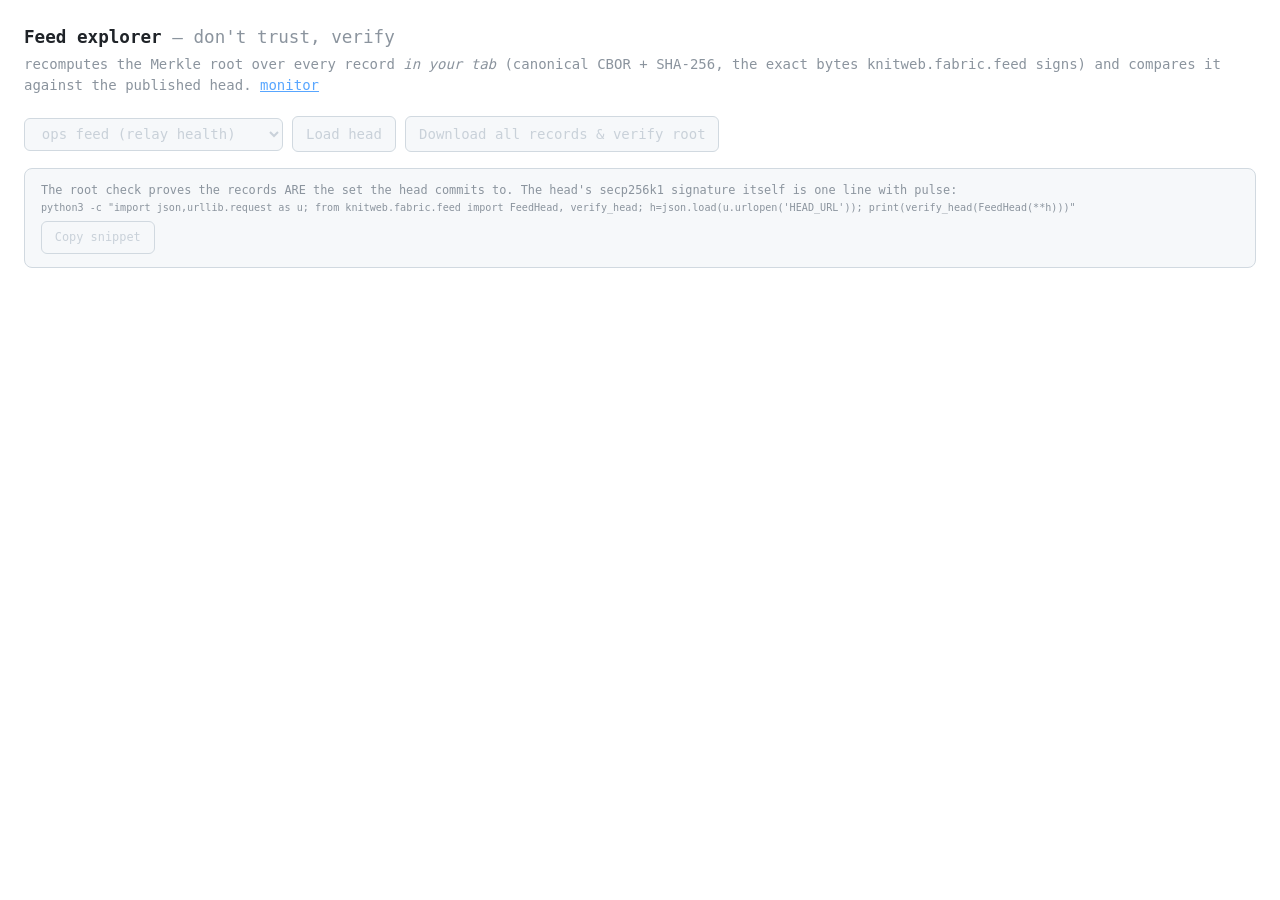
<file: deploy/5mart/api/feed/explorer.html>
<!DOCTYPE html>
<html lang="en">
<head>
<meta charset="utf-8">
<meta name="viewport" content="width=device-width, initial-scale=1">
<title>Knitweb feed explorer — don't trust, verify</title>
<style>
  :root { color-scheme: dark; }
  body { margin: 0; padding: 1.5rem; background: #0d1117; color: #c9d1d9;
         font: 14px/1.5 ui-monospace, "Cascadia Code", Menlo, monospace; }
  h1 { font-size: 1.1rem; margin: 0 0 .25rem; color: #e6edf3; }
  .sub { color: #8b949e; margin-bottom: 1.25rem; }
  a { color: #58a6ff; }
  select, button, input { background: #161b22; color: #c9d1d9; border: 1px solid #30363d;
         border-radius: 6px; padding: .4rem .8rem; font: inherit; }
  button { cursor: pointer; } button:hover { border-color: #58a6ff; }
  .row { display: flex; flex-wrap: wrap; gap: .6rem; align-items: center; margin-bottom: 1rem; }
  .card { background: #161b22; border: 1px solid #30363d; border-radius: 8px;
          padding: .8rem 1rem; margin-bottom: 1rem; overflow-x: auto; }
  .kv { display: grid; grid-template-columns: 6.5rem 1fr; gap: .15rem .8rem; }
  .kv span { color: #8b949e; } .kv code { word-break: break-all; }
  .badge { font-size: 1.05rem; padding: .5rem 1rem; border-radius: 8px; display: inline-block; }
  .ok  { background: #12261e; color: #3fb950; border: 1px solid #238636; }
  .bad { background: #2d1214; color: #f85149; border: 1px solid #da3633; }
  .dim { color: #8b949e; }
  progress { width: 14rem; }
  pre { margin: 0; white-space: pre-wrap; word-break: break-all; font-size: .85em; }
  .rec { border-bottom: 1px solid #21262d; padding: .3rem 0; }
  @media (prefers-color-scheme: light) {
    :root { color-scheme: light; }
    body { background: #fff; color: #1f2328; } h1 { color: #1f2328; }
    .card, select, button, input { background: #f6f8fa; border-color: #d1d9e0; }
    .ok { background: #e6f4ea; } .bad { background: #fce8e6; }
  }
</style>
</head>
<body>
<h1>Feed explorer <span class="dim" style="font-weight:normal">— don't trust, verify</span></h1>
<div class="sub">recomputes the Merkle root over every record <em>in your tab</em> (canonical CBOR + SHA-256,
the exact bytes <code>knitweb.fabric.feed</code> signs) and compares it against the published head.
<a href="../relay/monitor.html">monitor</a></div>

<div class="row">
  <select id="feed">
    <option value="ops/">ops feed (relay health)</option>
    <option value="">main feed (FinField data)</option>
  </select>
  <button id="load">Load head</button>
  <button id="verify" disabled>Download all records &amp; verify root</button>
  <progress id="prog" max="100" value="0" hidden></progress>
  <span id="timing" class="dim"></span>
</div>

<div id="headcard" class="card" hidden>
  <div class="kv" id="headkv"></div>
</div>
<div id="badge"></div>

<div id="reccard" class="card" hidden>
  <div class="row" style="margin-bottom:.5rem">
    <input id="filter" placeholder="filter loaded records…" style="flex:1">
    <span id="reccount" class="dim"></span>
  </div>
  <div id="records"></div>
</div>

<div class="card dim" style="font-size:.85em">
The root check proves the records ARE the set the head commits to. The head's
secp256k1 signature itself is one line with pulse:<br>
<pre id="snippet">python3 -c "import json,urllib.request as u; from knitweb.fabric.feed import FeedHead, verify_head; h=json.load(u.urlopen('HEAD_URL')); print(verify_head(FeedHead(**h)))"</pre>
<button id="copy" style="margin-top:.4rem">Copy snippet</button>
</div>

<script>
"use strict";
/* knitweb canonical-CBOR subset + Merkle — JS twin of knitweb.core, verified
   byte-for-byte against Python on live feeds before shipping. */
function head(major, len) {
  const mt = major << 5;
  if (len < 24) return Uint8Array.of(mt | len);
  if (len < 0x100) return Uint8Array.of(mt | 24, len);
  if (len < 0x10000) return Uint8Array.of(mt | 25, len >> 8, len & 0xff);
  if (len < 0x100000000) { const b = new Uint8Array(5); b[0] = mt | 26;
    new DataView(b.buffer).setUint32(1, len); return b; }
  const b = new Uint8Array(9); b[0] = mt | 27;
  new DataView(b.buffer).setBigUint64(1, BigInt(len)); return b;
}
function concat(parts) {
  let n = 0; for (const p of parts) n += p.length;
  const out = new Uint8Array(n); let o = 0;
  for (const p of parts) { out.set(p, o); o += p.length; }
  return out;
}
function byteLt(a, b) {
  const n = Math.min(a.length, b.length);
  for (let i = 0; i < n; i++) if (a[i] !== b[i]) return a[i] < b[i];
  return a.length < b.length;
}
function encodeCanonical(v) {
  if (v === null) return Uint8Array.of(0xf6);
  if (v === false) return Uint8Array.of(0xf4);
  if (v === true) return Uint8Array.of(0xf5);
  if (typeof v === "number") {
    if (!Number.isSafeInteger(v)) throw new Error("record holds a float or >53-bit integer — verify offline with pulse");
    return v >= 0 ? head(0, v) : head(1, -1 - v);
  }
  if (typeof v === "string") { const b = new TextEncoder().encode(v);
    return concat([head(3, b.length), b]); }
  if (Array.isArray(v)) return concat([head(4, v.length), ...v.map(encodeCanonical)]);
  if (typeof v === "object") {
    const entries = Object.entries(v).map(([k, val]) => [encodeCanonical(k), encodeCanonical(val)]);
    entries.sort((a, b) => (byteLt(a[0], b[0]) ? -1 : byteLt(b[0], a[0]) ? 1 : 0));
    return concat([head(5, entries.length), ...entries.flat()]);
  }
  throw new Error("unencodable value: " + typeof v);
}
async function sha256(bytes) { return new Uint8Array(await crypto.subtle.digest("SHA-256", bytes)); }
async function merkleRoot(leaves) {
  if (!leaves.length) return sha256(new Uint8Array(0));
  let level = leaves.slice();
  while (level.length > 1) {
    if (level.length % 2 === 1) level.push(level[level.length - 1]);
    const next = [];
    for (let i = 0; i < level.length; i += 2) next.push(await sha256(concat([level[i], level[i + 1]])));
    level = next;
  }
  return level[0];
}
const hex = b => Array.from(b, x => x.toString(16).padStart(2, "0")).join("");
const esc = x => String(x).replace(/[&<>"]/g, c => ({"&":"&amp;","<":"&lt;",">":"&gt;",'"':"&quot;"}[c]));

/* ---- UI ---- */
let HEAD = null, LINES = [];
const $ = id => document.getElementById(id);
const base = () => $("feed").value;

$("load").onclick = async () => {
  $("badge").innerHTML = ""; $("reccard").hidden = true; LINES = [];
  try {
    HEAD = await (await fetch(base() + "head.json", {cache: "no-store"})).json();
  } catch (e) { $("badge").innerHTML = '<span class="badge bad">head unreachable</span>'; return; }
  const kv = [["feed", HEAD.feed], ["root", HEAD.root], ["length", HEAD.length],
              ["fork", HEAD.fork], ["sig", HEAD.sig]];
  $("headkv").innerHTML = kv.map(([k, v]) => `<span>${k}</span><code>${esc(v)}</code>`).join("");
  $("headcard").hidden = false; $("verify").disabled = false;
  $("snippet").textContent = $("snippet").textContent.replace(/HEAD_URL|https:\/\/[^']*head\.json/,
    location.origin + location.pathname.replace(/explorer\.html$/, "") + base() + "head.json");
};

$("verify").onclick = async () => {
  $("verify").disabled = true; $("prog").hidden = false; $("prog").value = 0;
  $("badge").innerHTML = ""; $("timing").textContent = "";
  const t0 = performance.now();
  try {
    const manifest = await (await fetch(base() + "MANIFEST.json", {cache: "no-store"})).json();
    const shards = manifest.shards || [];
    LINES = [];
    for (let i = 0; i < shards.length; i++) {
      const raw = await (await fetch(base() + shards[i], {cache: "no-store"})).text();
      for (const l of raw.split("\n")) if (l.trim()) LINES.push(l);
      $("prog").value = ((i + 1) / (shards.length + 1)) * 100;
    }
    const leaves = [];
    for (let i = 0; i < LINES.length; i++) {
      leaves.push(await sha256(encodeCanonical(JSON.parse(LINES[i]))));
      if (i % 5000 === 0) $("prog").value = 100 * (shards.length + i / LINES.length) / (shards.length + 1);
    }
    const root = hex(await merkleRoot(leaves));
    const ms = Math.round(performance.now() - t0);
    const okLen = LINES.length === HEAD.length;
    if (root === HEAD.root && okLen) {
      $("badge").innerHTML = `<span class="badge ok">✓ root verified — ${LINES.length} records are exactly the set this head commits to</span>`;
    } else {
      $("badge").innerHTML = `<span class="badge bad">✗ mismatch — computed ${root.slice(0,16)}…, head ${HEAD.root.slice(0,16)}… (${LINES.length}/${HEAD.length} records)</span>`;
    }
    $("timing").textContent = ms + " ms in this tab";
    renderRecords();
  } catch (e) {
    $("badge").innerHTML = `<span class="badge bad">✗ ${esc(e.message)}</span>`;
  }
  $("prog").hidden = true; $("verify").disabled = false;
};

function renderRecords() {
  const q = $("filter").value.toLowerCase();
  const hits = q ? LINES.filter(l => l.toLowerCase().includes(q)) : LINES;
  const show = hits.slice(-20).reverse();
  $("records").innerHTML = show.map(l => `<div class="rec"><pre>${esc(l)}</pre></div>`).join("")
    || '<div class="dim">no matches</div>';
  $("reccount").textContent = `${hits.length} match${hits.length === 1 ? "" : "es"} · showing last ${show.length}`;
  $("reccard").hidden = false;
}
$("filter").oninput = renderRecords;
$("copy").onclick = () => navigator.clipboard.writeText($("snippet").textContent);
</script>
</body>
</html>
</file>
<file: web/styles.css>
:root {
  color-scheme: dark;
  --bg: #0b0d10;
  --panel: #141a1f;
  --panel-2: #10161b;
  --ink: #eef4f8;
  --muted: #9fb0bb;
  --line: #26323a;
  --accent: #5fd0a5;
  --accent-2: #78a8ff;
  --warn: #f4c95d;
}

* {
  box-sizing: border-box;
}

body {
  margin: 0;
  background: var(--bg);
  color: var(--ink);
  font-family: Inter, ui-sans-serif, system-ui, -apple-system, BlinkMacSystemFont, "Segoe UI", sans-serif;
  line-height: 1.5;
}

a {
  color: inherit;
}

.topbar {
  position: sticky;
  top: 0;
  z-index: 10;
  display: flex;
  align-items: center;
  justify-content: space-between;
  gap: 24px;
  padding: 16px clamp(18px, 4vw, 54px);
  background: rgba(11, 13, 16, 0.88);
  border-bottom: 1px solid var(--line);
  backdrop-filter: blur(14px);
}

.brand {
  font-weight: 750;
  text-decoration: none;
}

nav {
  display: flex;
  gap: 18px;
  color: var(--muted);
  font-size: 14px;
}

nav a {
  text-decoration: none;
}

main {
  overflow: hidden;
}

.hero {
  min-height: calc(100vh - 64px);
  display: grid;
  grid-template-columns: minmax(0, 1fr) minmax(320px, 0.9fr);
  gap: clamp(28px, 5vw, 72px);
  align-items: center;
  padding: clamp(48px, 8vw, 92px) clamp(18px, 5vw, 72px);
  border-bottom: 1px solid var(--line);
}

.hero-copy {
  max-width: 760px;
}

.eyebrow {
  margin: 0 0 10px;
  color: var(--accent);
  font-size: 13px;
  font-weight: 700;
  letter-spacing: 0;
  text-transform: uppercase;
}

h1,
h2,
h3,
p {
  margin-top: 0;
}

h1 {
  margin-bottom: 18px;
  font-size: clamp(54px, 8vw, 104px);
  line-height: 0.94;
  letter-spacing: 0;
}

h2 {
  margin-bottom: 16px;
  font-size: clamp(30px, 4vw, 48px);
  line-height: 1.05;
  letter-spacing: 0;
}

h3 {
  margin-bottom: 10px;
  font-size: 18px;
}

.lede {
  max-width: 680px;
  color: var(--muted);
  font-size: clamp(18px, 2vw, 22px);
}

.actions {
  display: flex;
  flex-wrap: wrap;
  gap: 12px;
  margin-top: 28px;
}

.button {
  display: inline-flex;
  align-items: center;
  min-height: 42px;
  padding: 10px 16px;
  border: 1px solid var(--line);
  border-radius: 7px;
  background: var(--panel);
  color: var(--ink);
  text-decoration: none;
  font-weight: 650;
}

.button.primary {
  border-color: transparent;
  background: var(--accent);
  color: #06100c;
}

.hero-system {
  position: relative;
  display: grid;
  gap: 14px;
  padding: 22px;
  border: 1px solid var(--line);
  border-radius: 8px;
  background: linear-gradient(180deg, var(--panel), var(--panel-2));
}

.node {
  position: relative;
  min-height: 54px;
  display: flex;
  align-items: center;
  padding: 14px 16px;
  border: 1px solid var(--line);
  border-radius: 7px;
  background: #0f1419;
  font-weight: 700;
}

.node.core {
  border-color: var(--accent);
  color: var(--accent);
}

.node.accent {
  border-color: var(--accent-2);
  color: var(--accent-2);
}

.rail {
  width: 2px;
  height: 28px;
  margin-left: 18px;
  background: var(--line);
}

.band,
.split {
  padding: clamp(48px, 7vw, 84px) clamp(18px, 5vw, 72px);
  border-bottom: 1px solid var(--line);
}

.section-head {
  max-width: 780px;
  margin-bottom: 28px;
}

.grid,
.repo-grid {
  display: grid;
  grid-template-columns: repeat(3, minmax(0, 1fr));
  gap: 18px;
}

.repo-grid {
  grid-template-columns: repeat(4, minmax(0, 1fr));
}

article {
  min-height: 190px;
  padding: 22px;
  border: 1px solid var(--line);
  border-radius: 8px;
  background: var(--panel);
}

.repo-card {
  display: flex;
  flex-direction: column;
  gap: 12px;
}

.repo-card.highlight {
  border-color: var(--accent);
}

.repo-card a {
  margin-top: auto;
  color: var(--accent-2);
  font-size: 14px;
  overflow-wrap: anywhere;
  text-decoration: none;
}

.repo-role {
  color: var(--warn);
  font-size: 12px;
  font-weight: 750;
  text-transform: uppercase;
}

article p,
.split p,
.steps span {
  color: var(--muted);
}

.split {
  display: grid;
  grid-template-columns: minmax(0, 1fr) minmax(260px, 420px);
  gap: clamp(28px, 6vw, 82px);
  align-items: start;
}

.checks {
  display: grid;
  gap: 10px;
  margin: 0;
  padding: 0;
  list-style: none;
}

.checks li {
  padding: 14px 16px;
  border: 1px solid var(--line);
  border-radius: 7px;
  background: var(--panel);
}

.steps {
  display: grid;
  grid-template-columns: repeat(4, minmax(0, 1fr));
  gap: 14px;
  margin: 0;
  padding: 0;
  list-style: none;
}

.steps li {
  display: grid;
  gap: 8px;
  min-height: 160px;
  padding: 20px;
  border: 1px solid var(--line);
  border-radius: 8px;
  background: var(--panel);
}

footer {
  display: flex;
  justify-content: space-between;
  gap: 18px;
  padding: 22px clamp(18px, 5vw, 72px);
  color: var(--muted);
  font-size: 14px;
}

@media (max-width: 820px) {
  .topbar,
  footer {
    align-items: flex-start;
    flex-direction: column;
  }

  .hero,
  .split,
  .grid,
  .repo-grid,
  .steps {
    grid-template-columns: 1fr;
  }

  .hero {
    min-height: auto;
  }
}
</file>
